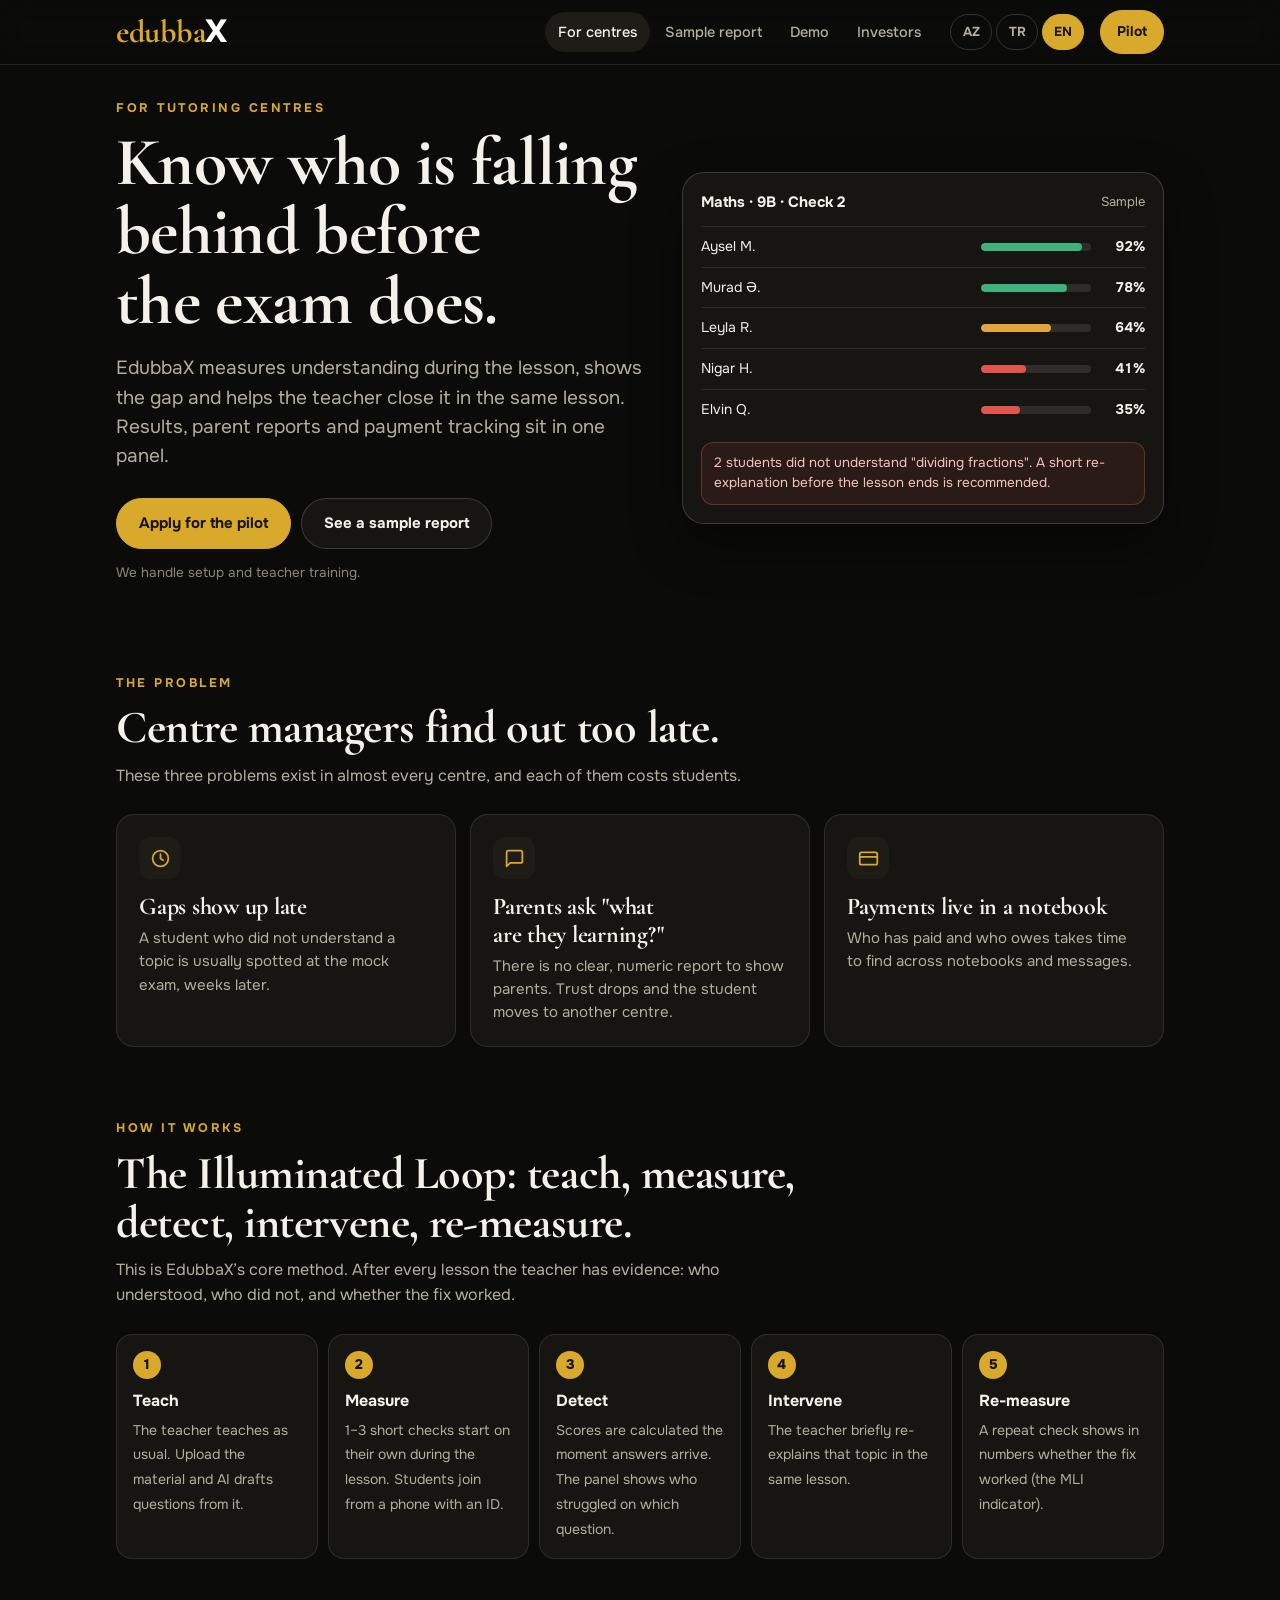
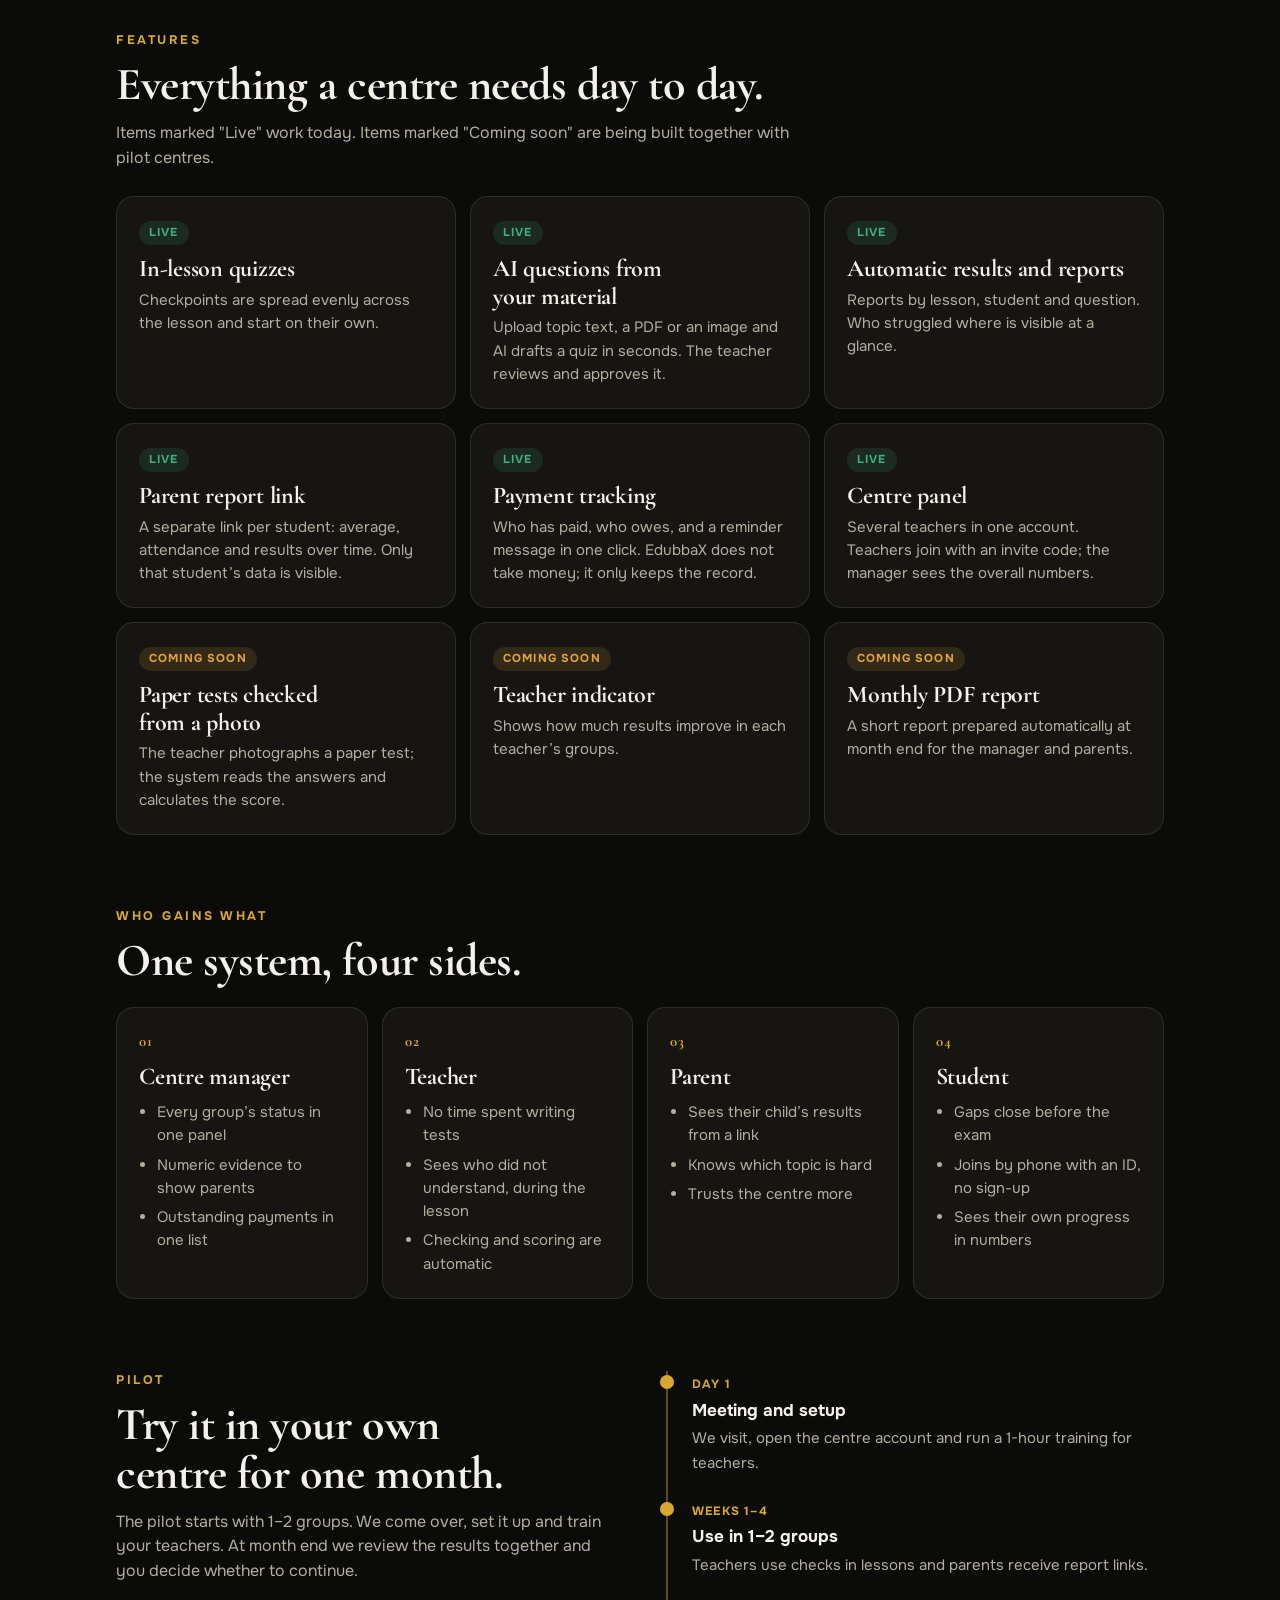
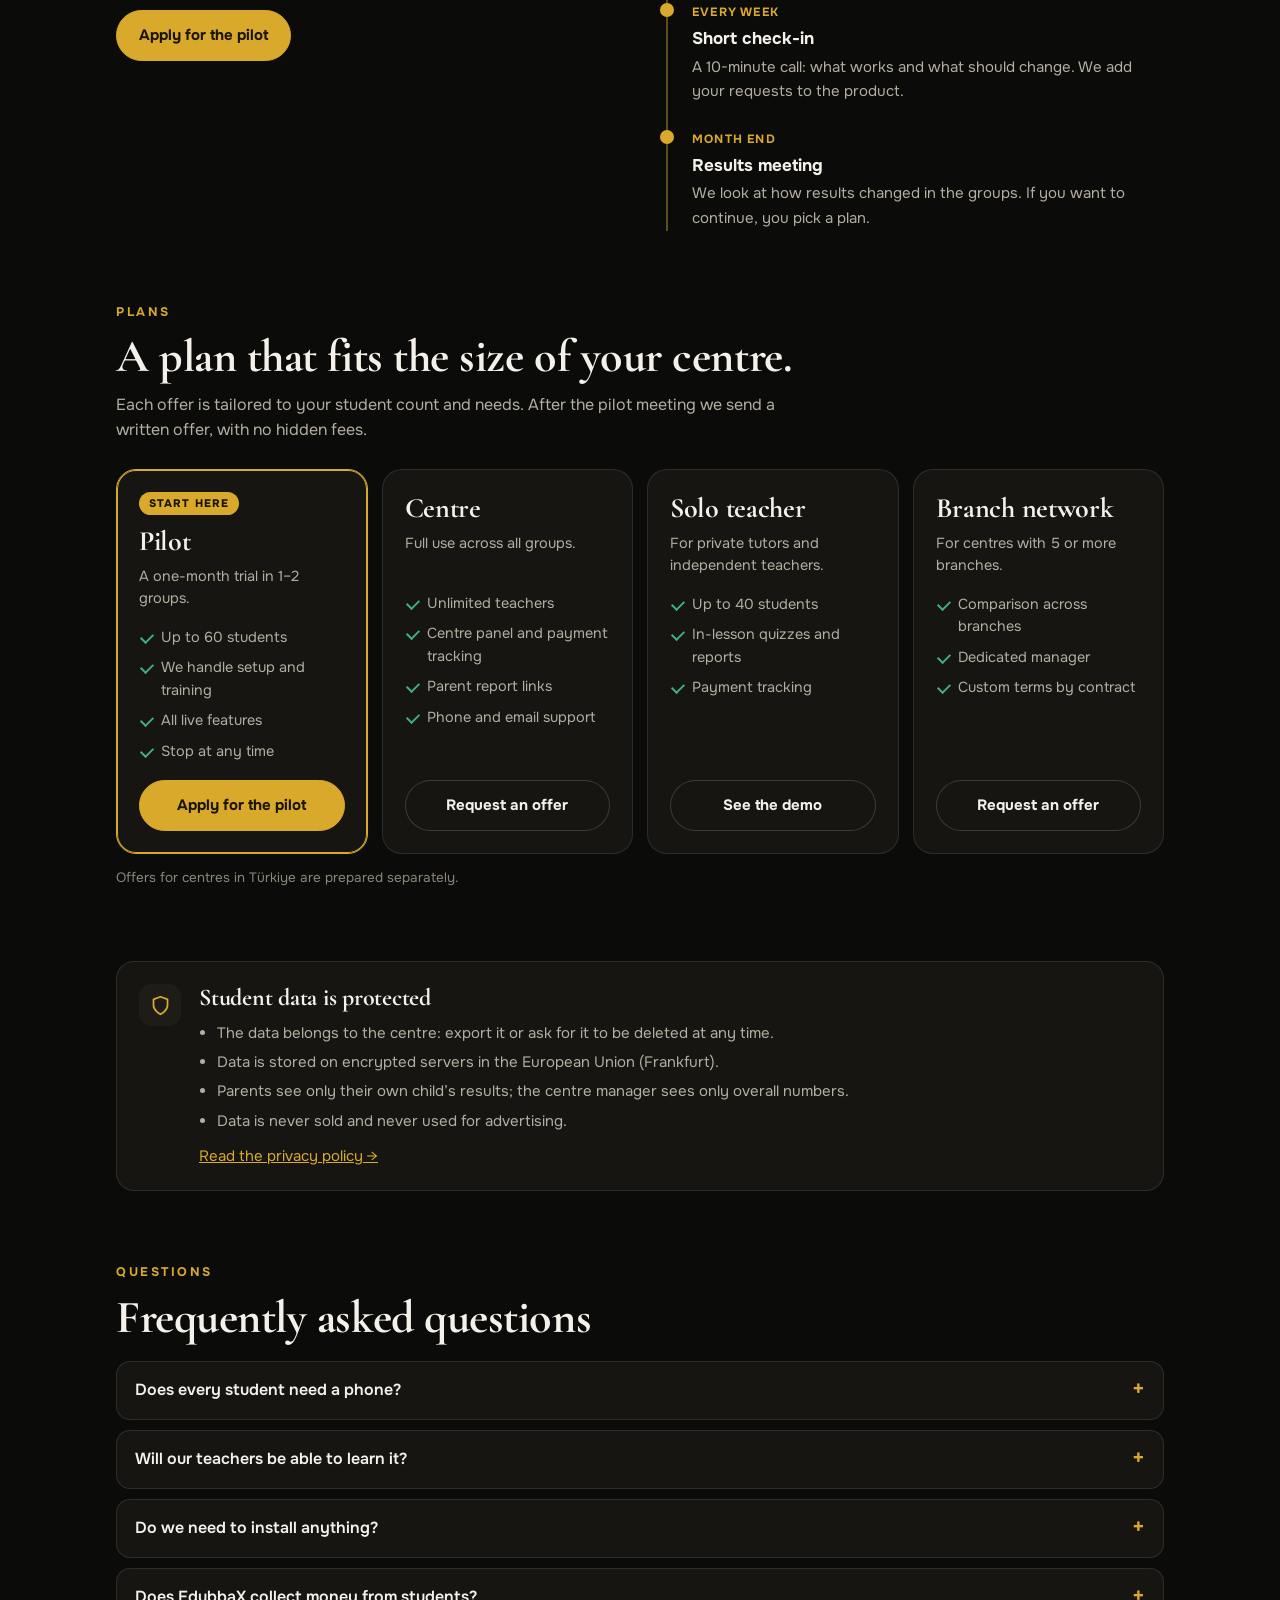
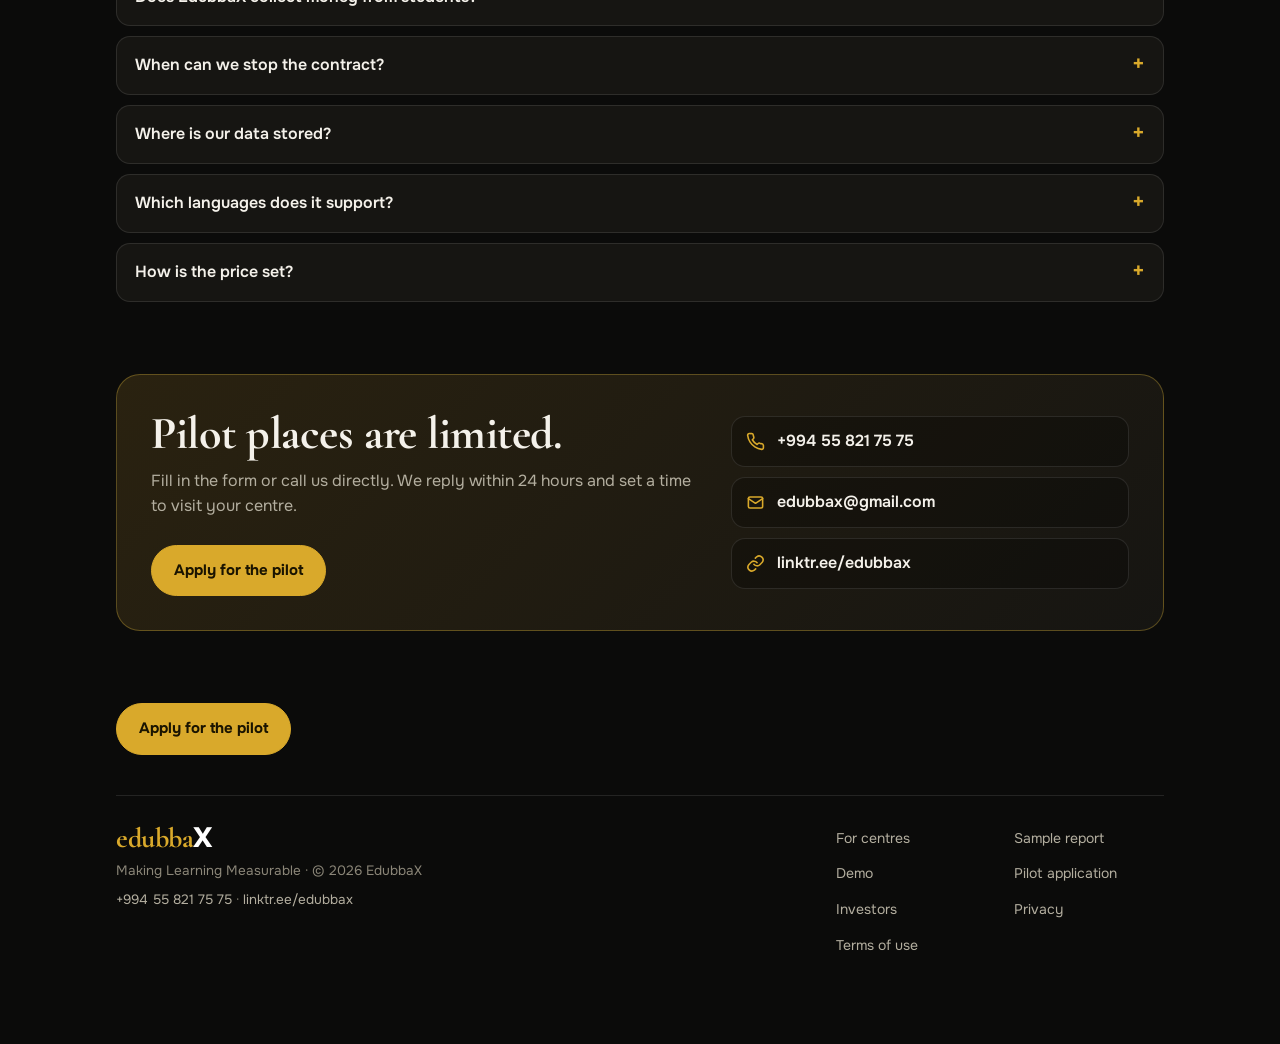
<file: courses.html>
<!DOCTYPE html><html lang="az"><head>
<meta charset="utf-8">
<meta name="viewport" content="width=device-width,initial-scale=1">
<!-- seo:start -->
<title>Tədris mərkəzləri üçün EdubbaX | Dərs içi qiymətləndirmə və hesabat</title>
<meta name="description" content="Kursunuzda kimin geri qaldığını imtahandan əvvəl bilin. Dərs içi yoxlama, AI ilə test, valideyn hesabatı və ödəniş uçotu bir paneldə. 1 aylıq pilot üçün müraciət edin.">
<meta name="robots" content="index,follow,max-image-preview:large">
<link rel="canonical" href="https://edubbax.vercel.app/courses">
<link rel="alternate" hreflang="az" href="https://edubbax.vercel.app/courses">
<link rel="alternate" hreflang="tr" href="https://edubbax.vercel.app/courses?lang=tr">
<link rel="alternate" hreflang="en" href="https://edubbax.vercel.app/courses?lang=en">
<link rel="alternate" hreflang="x-default" href="https://edubbax.vercel.app/courses">
<meta name="theme-color" content="#0D0C0A">
<meta name="author" content="EdubbaX">
<link rel="icon" href="/favicon.ico" sizes="32x32">
<link rel="icon" href="/assets/favicon.svg" type="image/svg+xml">
<link rel="apple-touch-icon" href="/assets/apple-touch-icon.png">
<link rel="manifest" href="/site.webmanifest">
<meta property="og:type" content="website">
<meta property="og:site_name" content="EdubbaX">
<meta property="og:title" content="Tədris mərkəzləri üçün EdubbaX | Dərs içi qiymətləndirmə və hesabat">
<meta property="og:description" content="Kursunuzda kimin geri qaldığını imtahandan əvvəl bilin. Dərs içi yoxlama, AI ilə test, valideyn hesabatı və ödəniş uçotu bir paneldə. 1 aylıq pilot üçün müraciət edin.">
<meta property="og:url" content="https://edubbax.vercel.app/courses">
<meta property="og:image" content="https://edubbax.vercel.app/assets/og-image.png">
<meta property="og:image:width" content="1200">
<meta property="og:image:height" content="630">
<meta property="og:image:alt" content="EdubbaX — Making Learning Measurable">
<meta property="og:locale" content="az_AZ">
<meta property="og:locale:alternate" content="tr_TR">
<meta property="og:locale:alternate" content="en_US">
<meta name="twitter:card" content="summary_large_image">
<meta name="twitter:title" content="Tədris mərkəzləri üçün EdubbaX | Dərs içi qiymətləndirmə və hesabat">
<meta name="twitter:description" content="Kursunuzda kimin geri qaldığını imtahandan əvvəl bilin. Dərs içi yoxlama, AI ilə test, valideyn hesabatı və ödəniş uçotu bir paneldə. 1 aylıq pilot üçün müraciət edin.">
<meta name="twitter:image" content="https://edubbax.vercel.app/assets/og-image.png">
<script type="application/ld+json">{"@context": "https://schema.org", "@graph": [{"@type": "Organization", "@id": "https://edubbax.vercel.app/#org", "name": "EdubbaX", "url": "https://edubbax.vercel.app/", "logo": "https://edubbax.vercel.app/assets/icon-512.png", "slogan": "Making Learning Measurable", "founder": {"@type": "Person", "name": "Ömər Heydər", "alternateName": "Omar Heydar", "jobTitle": "Founder & CEO", "sameAs": ["https://www.linkedin.com/in/omarheydar"]}, "sameAs": ["https://www.instagram.com/edubbax/", "https://www.instagram.com/edubbax.az/", "https://www.instagram.com/edubbax.tr/", "https://youtube.com/@edubbax", "https://linktr.ee/edubbax"], "contactPoint": {"@type": "ContactPoint", "contactType": "sales", "telephone": "+994558217575", "url": "https://edubbax.vercel.app/waitlist", "availableLanguage": ["az", "tr", "en", "ru"]}, "areaServed": ["AZ", "TR"]}, {"@type": "BreadcrumbList", "itemListElement": [{"@type": "ListItem", "position": 1, "name": "EdubbaX", "item": "https://edubbax.vercel.app/"}, {"@type": "ListItem", "position": 2, "name": "Kurslar üçün", "item": "https://edubbax.vercel.app/courses"}]}, {"@type": "Service", "name": "EdubbaX for tutoring centres", "serviceType": "In-lesson assessment and reporting software", "provider": {"@id": "https://edubbax.vercel.app/#org"}, "areaServed": ["AZ", "TR"], "url": "https://edubbax.vercel.app/courses"}, {"@type": "FAQPage", "mainEntity": [{"@type": "Question", "name": "Hər şagirdin telefonu olmalıdırmı?", "acceptedAnswer": {"@type": "Answer", "text": "Yox. Telefonu, planşeti və ya kompüteri olan şagird qoşulur. Cihazı olmayan şagirdlər üçün kağız test variantı hazırlanır (şəkillə yoxlama tezliklə)."}}, {"@type": "Question", "name": "Müəllimlərimiz bunu öyrənə biləcəkmi?", "acceptedAnswer": {"@type": "Answer", "text": "Bəli. Təlim 1 saat çəkir. Müəllim adi dərsini keçir, EdubbaX yalnız yoxlama və hesablama işini öz üzərinə götürür."}}, {"@type": "Question", "name": "Proqram yükləmək lazımdırmı?", "acceptedAnswer": {"@type": "Answer", "text": "Yox. EdubbaX brauzerdə işləyir: telefonda, planşetdə və kompüterdə. Yalnız internet bağlantısı lazımdır."}}, {"@type": "Question", "name": "EdubbaX şagirdlərdən pul yığır?", "acceptedAnswer": {"@type": "Answer", "text": "Yox. Ödəniş bölməsi yalnız uçot üçündür: kim ödəyib, kimin borcu var. Pulu kurs əvvəlki qaydada qəbul edir."}}, {"@type": "Question", "name": "Müqaviləni nə vaxt dayandıra bilərik?", "acceptedAnswer": {"@type": "Answer", "text": "İstənilən ay. 30 gün əvvəl yazılı xəbər vermək kifayətdir. Pilot dövründə isə istənilən gün dayandırmaq olar."}}, {"@type": "Question", "name": "Məlumatlarımız harada saxlanılır?", "acceptedAnswer": {"@type": "Answer", "text": "Avropa İttifaqında, Frankfurtdakı şifrəli serverlərdə. Ətraflı məlumat məxfilik siyasətindədir."}}, {"@type": "Question", "name": "Hansı dillərdə işləyir?", "acceptedAnswer": {"@type": "Answer", "text": "İnterfeys Azərbaycan, türk, rus, ingilis, ərəb və çin dillərindədir. Testlər istənilən fənn və dildə hazırlana bilər."}}, {"@type": "Question", "name": "Qiymət necə müəyyən olunur?", "acceptedAnswer": {"@type": "Answer", "text": "Kursun aktiv şagird sayına və istifadə etdiyi funksiyalara görə. Pilot görüşündən sonra yazılı təklif göndəririk. Ödəniş yalnız aktiv şagirdlər üçün aparılır."}}]}, {"@type": "WebPage", "@id": "https://edubbax.vercel.app/courses", "url": "https://edubbax.vercel.app/courses", "name": "Tədris mərkəzləri üçün EdubbaX | Dərs içi qiymətləndirmə və hesabat", "description": "Kursunuzda kimin geri qaldığını imtahandan əvvəl bilin. Dərs içi yoxlama, AI ilə test, valideyn hesabatı və ödəniş uçotu bir paneldə. 1 aylıq pilot üçün müraciət edin.", "inLanguage": "az", "isPartOf": {"@type": "WebSite", "@id": "https://edubbax.vercel.app/#site", "name": "EdubbaX", "url": "https://edubbax.vercel.app/"}, "dateModified": "2026-11-15"}]}</script>
<!-- seo:end -->
<link rel="preconnect" href="https://fonts.googleapis.com">
<link rel="preconnect" href="https://fonts.gstatic.com" crossorigin="">
<link rel="stylesheet" href="https://fonts.googleapis.com/css2?family=Cormorant+Garamond:wght@600;700&amp;family=Onest:wght@400;500;600;700;800&amp;display=swap" media="print" onload="this.media='all'">
<link rel="stylesheet" href="/assets/site.css">
</head>
<body data-page="courses" class="has-mcta">
<!-- hdr:start -->
<a class="skip" href="#main" data-t="skip">Əsas məzmuna keç</a>
<header class="hdr"><div class="hdr-in">
  <a class="logo" data-l="/" href="/" aria-label="EdubbaX">edubba<b>X</b></a>
  <nav class="nav" data-ta="navLabel" aria-label="Əsas menyu"><a class="nav-a" data-page-link="courses" data-l="/courses" href="/courses" data-t="nCourses" aria-current="page">Kurslar üçün</a><a class="nav-a" data-page-link="sample" data-l="/sample-report" href="/sample-report" data-t="nSample">Nümunə hesabat</a><a class="nav-a" data-page-link="demo" data-l="/" href="/" data-t="nDemo">Demo</a><a class="nav-a" data-page-link="investors" data-l="/investors" href="/investors" data-t="nInv">İnvestorlar</a></nav>
  <div class="lang" role="group" aria-label="Language / Dil"><button type="button" data-l="az" lang="az" aria-pressed="true">AZ</button><button type="button" data-l="tr" lang="tr" aria-pressed="false">TR</button><button type="button" data-l="en" lang="en" aria-pressed="false">EN</button></div>
  <a class="btn gold hide-m" data-l="/waitlist" href="/waitlist" data-t="ctaShort">Pilot</a>
  <button class="burger" type="button" aria-expanded="false" aria-controls="mnav" data-ta="menu" aria-label="Menyu"><svg viewBox="0 0 24 24" fill="none" stroke="currentColor" stroke-width="2" stroke-linecap="round" aria-hidden="true"><path d="M4 7h16M4 12h16M4 17h16"></path></svg></button>
</div></header>
<div class="mnav" id="mnav"><a class="nav-a" data-page-link="courses" data-l="/courses" href="/courses" data-t="nCourses" aria-current="page">Kurslar üçün</a><a class="nav-a" data-page-link="sample" data-l="/sample-report" href="/sample-report" data-t="nSample">Nümunə hesabat</a><a class="nav-a" data-page-link="demo" data-l="/" href="/" data-t="nDemo">Demo</a><a class="nav-a" data-page-link="investors" data-l="/investors" href="/investors" data-t="nInv">İnvestorlar</a><div class="lang" role="group" aria-label="Language / Dil"><button type="button" data-l="az" lang="az" aria-pressed="true">AZ</button><button type="button" data-l="tr" lang="tr" aria-pressed="false">TR</button><button type="button" data-l="en" lang="en" aria-pressed="false">EN</button></div><a class="btn gold" data-l="/waitlist" href="/waitlist" data-t="ctaPilot">Pilot üçün müraciət et</a></div>
<!-- hdr:end -->
<main id="main" class="wrap">

  <div class="hero">
    <div>
      <p class="eyebrow" data-t="hEb">Tədris mərkəzləri üçün</p>
      <h1 data-t="hH">Kimin geri qaldığını imtahandan əvvəl bilin.</h1>
      <p class="lead" data-t="hP">EdubbaX dərsin içində anlamanı ölçür, boşluğu göstərir və müəllimə onu elə həmin dərsdə bağlamağa kömək edir. Nəticələr, valideyn hesabatı və ödəniş uçotu bir paneldədir.</p>
      <div class="cta" data-mcta-hide="">
        <a class="btn gold" data-l="/waitlist" href="/waitlist" data-t="ctaPilot">Pilot üçün müraciət et</a>
        <a class="btn" data-l="/sample-report" href="/sample-report" data-t="ctaSample">Nümunə hesabata bax</a>
      </div>
      <p class="note" data-t="hNote">Quraşdırmanı və müəllim təlimini biz edirik.</p>
      <p class="proof" id="proof" hidden=""></p>
    </div>
    <div class="mock" aria-hidden="true">
      <div class="mh"><b data-t="mTitle">Riyaziyyat · 9B · 2-ci yoxlama</b><span data-t="mTag">Nümunə</span></div>
      <div class="mrow"><span>Aysel M.</span><span class="bar"><i style="width:92%;background:var(--ok)"></i></span><b>92%</b></div>
      <div class="mrow"><span>Murad Ə.</span><span class="bar"><i style="width:78%;background:var(--ok)"></i></span><b>78%</b></div>
      <div class="mrow"><span>Leyla R.</span><span class="bar"><i style="width:64%;background:var(--warn)"></i></span><b>64%</b></div>
      <div class="mrow"><span>Nigar H.</span><span class="bar"><i style="width:41%;background:var(--bad)"></i></span><b>41%</b></div>
      <div class="mrow"><span>Elvin Q.</span><span class="bar"><i style="width:35%;background:var(--bad)"></i></span><b>35%</b></div>
      <div class="alert" data-t="mAlert">2 şagird "kəsrlərin bölünməsi" mövzusunu başa düşməyib. Dərs bitmədən qısa təkrar izah tövsiyə olunur.</div>
    </div>
  </div>

  <section id="problem">
    <p class="eyebrow" data-t="pEb">Problem</p>
    <h2 data-t="pH">Kurs rəhbəri çox şeyi gec öyrənir.</h2>
    <p class="sub" data-t="pSub">Bu üç problem demək olar ki, hər kursda var və hamısı şagird itkisinə gətirib çıxarır.</p>
    <div class="g3">
      <div class="card"><span class="ic"><svg viewBox="0 0 24 24" fill="none" stroke="currentColor" stroke-width="2" stroke-linecap="round" stroke-linejoin="round"><circle cx="12" cy="12" r="9"></circle><path d="M12 7v5l3 2"></path></svg></span><h3 data-t="p1h">Boşluq gec görünür</h3><p data-t="p1p">Şagirdin mövzunu başa düşmədiyi çox vaxt sınaq imtahanında, yəni həftələr sonra bilinir.</p></div>
      <div class="card"><span class="ic"><svg viewBox="0 0 24 24" fill="none" stroke="currentColor" stroke-width="2" stroke-linecap="round" stroke-linejoin="round"><path d="M21 15a2 2 0 0 1-2 2H7l-4 4V5a2 2 0 0 1 2-2h14a2 2 0 0 1 2 2z"></path></svg></span><h3 data-t="p2h">Valideyn "nə öyrənir?" soruşur</h3><p data-t="p2p">Valideynə göstəriləcək aydın, rəqəmli hesabat yoxdur. Etimad azalır, şagird kursu dəyişir.</p></div>
      <div class="card"><span class="ic"><svg viewBox="0 0 24 24" fill="none" stroke="currentColor" stroke-width="2" stroke-linecap="round" stroke-linejoin="round"><rect x="2" y="5" width="20" height="14" rx="2"></rect><path d="M2 10h20"></path></svg></span><h3 data-t="p3h">Ödənişlər dəftərdə qalır</h3><p data-t="p3p">Kim ödəyib, kimin borcu var, bunu dəftər və mesajlar arasında axtarmaq vaxt aparır.</p></div>
    </div>
  </section>

  <section id="how">
    <p class="eyebrow" data-t="lEb">Necə işləyir</p>
    <h2 data-t="lH">İşıqlı Döngü: öyrət, ölç, aşkarla, müdaxilə et, yenidən ölç.</h2>
    <p class="sub" data-t="lSub">EdubbaX-ın əsas metodu budur. Hər dərsdə müəllimin əlində sübut olur: kim başa düşdü, kim yox və düzəliş işə yaradımı.</p>
    <div class="steps">
      <div class="step"><b data-t="l1b">Öyrət</b><span data-t="l1s">Müəllim dərsi adi qaydada keçir. Materialı yükləyəndə AI ondan suallar hazırlayır.</span></div>
      <div class="step"><b data-t="l2b">Ölç</b><span data-t="l2s">Dərsin içində 1–3 qısa yoxlama avtomatik başlayır. Şagird telefondan ID ilə qoşulur.</span></div>
      <div class="step"><b data-t="l3b">Aşkarla</b><span data-t="l3s">Cavab gələn an nəticə hesablanır. Panel hansı sualda, kimin çətinlik çəkdiyini göstərir.</span></div>
      <div class="step"><b data-t="l4b">Müdaxilə et</b><span data-t="l4s">Müəllim həmin mövzunu elə həmin dərsdə qısa təkrar izah edir.</span></div>
      <div class="step"><b data-t="l5b">Yenidən ölç</b><span data-t="l5s">Təkrar yoxlama düzəlişin işə yarayıb-yaramadığını rəqəmlə göstərir (MLI göstəricisi).</span></div>
    </div>
  </section>

  <section id="features">
    <p class="eyebrow" data-t="fEb">Funksiyalar</p>
    <h2 data-t="fH">Kursun gündəlik işi üçün lazım olan hər şey.</h2>
    <p class="sub" data-t="fSub">"Hazırdır" işarəsi olanlar bu gün işləyir. "Tezliklə" olanlar pilot kurslarla birlikdə hazırlanır.</p>
    <div class="g3">
      <div class="card"><span class="tag live" data-t="live">Hazırdır</span><h3 data-t="f1h">Dərs içi testlər</h3><p data-t="f1p">Yoxlama nöqtələri dərs müddətinə bərabər paylanır və öz-özünə başlayır.</p></div>
      <div class="card"><span class="tag live" data-t="live">Hazırdır</span><h3 data-t="f2h">Materialdan AI sualları</h3><p data-t="f2p">Mövzu mətnini, PDF-i və ya şəkli yükləyin, AI bir neçə saniyəyə test hazırlasın. Müəllim yoxlayıb təsdiq edir.</p></div>
      <div class="card"><span class="tag live" data-t="live">Hazırdır</span><h3 data-t="f3h">Avtomatik nəticə və hesabat</h3><p data-t="f3p">Dərs, şagird və sual üzrə hesabatlar. Kimin harada çətinlik çəkdiyi bir baxışda görünür.</p></div>
      <div class="card"><span class="tag live" data-t="live">Hazırdır</span><h3 data-t="f4h">Valideyn hesabatı linki</h3><p data-t="f4p">Hər şagird üçün ayrıca link: orta nəticə, davamiyyət, nəticələrin gedişi. Yalnız həmin şagirdin məlumatı görünür.</p></div>
      <div class="card"><span class="tag live" data-t="live">Hazırdır</span><h3 data-t="f5h">Ödəniş uçotu</h3><p data-t="f5p">Kim ödəyib, kimin borcu var, xatırlatma mətni bir düymə ilə hazırdır. EdubbaX pul qəbul etmir, yalnız qeyd aparır.</p></div>
      <div class="card"><span class="tag live" data-t="live">Hazırdır</span><h3 data-t="f6h">Mərkəz paneli</h3><p data-t="f6p">Bir neçə müəllim bir hesabda. Müəllimlər dəvət kodu ilə qoşulur, rəhbər ümumi rəqəmləri görür.</p></div>
      <div class="card"><span class="tag soon" data-t="soon">Tezliklə</span><h3 data-t="f7h">Kağız testin şəkillə yoxlanması</h3><p data-t="f7p">Müəllim kağız testin şəklini çəkir, sistem cavabları oxuyub balı hesablayır.</p></div>
      <div class="card"><span class="tag soon" data-t="soon">Tezliklə</span><h3 data-t="f8h">Müəllim reytinqi</h3><p data-t="f8p">Hər müəllimin qruplarında nəticələrin nə qədər yaxşılaşdığını göstərən göstərici.</p></div>
      <div class="card"><span class="tag soon" data-t="soon">Tezliklə</span><h3 data-t="f9h">Aylıq PDF hesabat</h3><p data-t="f9p">Ay sonu kurs rəhbəri və valideynlər üçün avtomatik hazırlanan qısa hesabat.</p></div>
    </div>
  </section>

  <section id="who">
    <p class="eyebrow" data-t="wEb">Kim nə qazanır</p>
    <h2 data-t="wH">Bir sistem, dörd tərəf.</h2>
    <div class="g4" style="margin-top:22px">
      <div class="card"><span class="num" data-t="w1n">01</span><h3 data-t="w1h">Kurs rəhbəri</h3><ul><li data-t="w1a">Bütün qrupların vəziyyəti bir paneldə</li><li data-t="w1b">Valideynə göstəriləcək rəqəmli sübut</li><li data-t="w1c">Ödəniş borcları bir siyahıda</li></ul></div>
      <div class="card"><span class="num" data-t="w2n">02</span><h3 data-t="w2h">Müəllim</h3><ul><li data-t="w2a">Test hazırlamağa vaxt getmir</li><li data-t="w2b">Kimin başa düşmədiyini dərsdə görür</li><li data-t="w2c">Yoxlama və hesablama avtomatikdir</li></ul></div>
      <div class="card"><span class="num" data-t="w3n">03</span><h3 data-t="w3h">Valideyn</h3><ul><li data-t="w3a">Övladının nəticəsini linkdən görür</li><li data-t="w3b">Hansı mövzuda çətinlik çəkdiyini bilir</li><li data-t="w3c">Kursa etimadı artır</li></ul></div>
      <div class="card"><span class="num" data-t="w4n">04</span><h3 data-t="w4h">Şagird</h3><ul><li data-t="w4a">Boşluq imtahandan əvvəl bağlanır</li><li data-t="w4b">Telefonla ID ilə qoşulur, qeydiyyat lazım deyil</li><li data-t="w4c">Öz inkişafını rəqəmlə görür</li></ul></div>
    </div>
  </section>

  <section id="pilot">
    <div class="g2" style="align-items:start;gap:36px">
      <div>
        <p class="eyebrow" data-t="tEb">Pilot</p>
        <h2 data-t="tH">Bir ay ərzində öz kursunuzda sınayın.</h2>
        <p class="sub" data-t="tSub">Pilot 1–2 qrupla başlayır. Biz gəlirik, quraşdırırıq və müəllimlərə öyrədirik. Ay sonu nəticələrə birlikdə baxırıq və davam edib-etməməyə siz qərar verirsiniz.</p>
        <a class="btn gold" data-l="/waitlist" href="/waitlist" data-t="ctaPilot">Pilot üçün müraciət et</a>
      </div>
      <div class="tl">
        <div><small data-t="t1s">1-ci gün</small><b data-t="t1b">Tanışlıq və quraşdırma</b><span data-t="t1p">Kursa gəlirik, mərkəz hesabını açırıq, müəllimlərə 1 saatlıq təlim keçirik.</span></div>
        <div><small data-t="t2s">1–4-cü həftə</small><b data-t="t2b">1–2 qrupda istifadə</b><span data-t="t2p">Müəllimlər dərslərdə yoxlamalardan istifadə edir, valideynlərə hesabat linki göndərilir.</span></div>
        <div><small data-t="t3s">Hər həftə</small><b data-t="t3b">Qısa əlaqə</b><span data-t="t3p">10 dəqiqəlik zəng: nə işləyir, nə dəyişməlidir. İstəklərinizi sistemə əlavə edirik.</span></div>
        <div style="padding-bottom:0"><small data-t="t4s">Ay sonu</small><b data-t="t4b">Nəticə görüşü</b><span data-t="t4p">Qruplarda nəticələrin necə dəyişdiyinə baxırıq. Davam etmək istəsəniz, plan seçirsiniz.</span></div>
      </div>
    </div>
  </section>

  <section id="plans">
    <p class="eyebrow" data-t="prEb">Planlar</p>
    <h2 data-t="prH">Kursunuzun ölçüsünə uyğun plan.</h2>
    <p class="sub" data-t="prSub">Təklif şagird sayına və ehtiyaclarınıza görə fərdi hazırlanır. Pilot görüşündən sonra yazılı təklif göndəririk, gizli ödəniş olmur.</p>
    <div class="plans">
      <div class="plan hl"><span class="badge" data-t="pl1badge">Buradan başlayın</span><h3 class="pn" data-t="pl1n">Pilot</h3><p class="pd" data-t="pl1u">Bir ay ərzində 1–2 qrupda sınaq.</p>
        <ul><li data-t="pl1a">60 şagirdə qədər</li><li data-t="pl1b">Quraşdırma və təlim bizdən</li><li data-t="pl1c">Bütün hazır funksiyalar</li><li data-t="pl1d">İstənilən vaxt dayandırmaq olar</li></ul>
        <a class="btn gold" data-l="/waitlist" href="/waitlist" data-t="ctaPilot">Pilot üçün müraciət et</a></div>
      <div class="plan"><h3 class="pn" data-t="pl2n">Kurs</h3><p class="pd" data-t="pl2u">Bütün qruplar üçün tam istifadə.</p>
        <ul><li data-t="pl2a">Limitsiz müəllim</li><li data-t="pl2b">Mərkəz paneli və ödəniş uçotu</li><li data-t="pl2c">Valideyn hesabatı linkləri</li><li data-t="pl2d">Telefon və e-poçtla dəstək</li></ul>
        <a class="btn" href="mailto:edubbax@gmail.com?subject=EdubbaX%20-%20T%C9%99klif" data-t="ctaOffer">Təklif istə</a></div>
      <div class="plan"><h3 class="pn" data-t="pl3n">Fərdi müəllim</h3><p class="pd" data-t="pl3u">Repetitorlar və müstəqil müəllimlər üçün.</p>
        <ul><li data-t="pl3a">40 şagirdə qədər</li><li data-t="pl3b">Dərs içi testlər və hesabatlar</li><li data-t="pl3c">Ödəniş uçotu</li></ul>
        <a class="btn" data-l="/" href="/" data-t="ctaTry">Demoya bax</a></div>
      <div class="plan"><h3 class="pn" data-t="pl4n">Filial şəbəkəsi</h3><p class="pd" data-t="pl4u">5 və daha çox filialı olan kurslar üçün.</p>
        <ul><li data-t="pl4a">Filiallar arası müqayisə</li><li data-t="pl4b">Ayrıca menecer</li><li data-t="pl4c">Müqavilə ilə xüsusi şərtlər</li></ul>
        <a class="btn" href="mailto:edubbax@gmail.com?subject=EdubbaX%20-%20Filial%20%C5%9F%C9%99b%C9%99k%C9%99si" data-t="ctaOffer">Təklif istə</a></div>
    </div>
    <p class="note" data-t="prNote">Türkiyədəki kurslar üçün təklif ayrıca hazırlanır.</p>
  </section>

  <section id="data">
    <div class="card" style="display:grid;grid-template-columns:auto 1fr;gap:18px;align-items:start">
      <span class="ic" style="margin:0"><svg viewBox="0 0 24 24" fill="none" stroke="currentColor" stroke-width="2" stroke-linecap="round" stroke-linejoin="round"><path d="M12 22s8-4 8-10V5l-8-3-8 3v7c0 6 8 10 8 10z"></path></svg></span>
      <div>
        <h3 data-t="dH">Şagird məlumatları qorunur</h3>
        <ul><li data-t="d1">Məlumatlar kursa məxsusdur: istənilən vaxt ixrac edə və ya silinməsini tələb edə bilərsiniz.</li><li data-t="d2">Məlumatlar Avropa İttifaqında (Frankfurt) yerləşən şifrəli serverlərdə saxlanılır.</li><li data-t="d3">Valideyn yalnız öz övladının nəticəsini görür, mərkəz rəhbəri yalnız ümumi rəqəmləri.</li><li data-t="d4">Məlumatlar heç kimə satılmır və reklam üçün istifadə edilmir.</li></ul>
        <p style="margin-top:12px"><a data-l="/privacy" href="/privacy" style="color:var(--gold)" data-t="dLink">Məxfilik siyasətini oxuyun →</a></p>
      </div>
    </div>
  </section>

  <section id="faq">
    <p class="eyebrow" data-t="qEb">Suallar</p>
    <h2 data-t="qH" style="margin-bottom:20px">Tez-tez verilən suallar</h2>
    <details><summary data-t="q1">Hər şagirdin telefonu olmalıdırmı?</summary><p data-t="a1">Yox. Telefonu, planşeti və ya kompüteri olan şagird qoşulur. Cihazı olmayan şagirdlər üçün kağız test variantı hazırlanır (şəkillə yoxlama tezliklə).</p></details>
    <details><summary data-t="q2">Müəllimlərimiz bunu öyrənə biləcəkmi?</summary><p data-t="a2">Bəli. Təlim 1 saat çəkir. Müəllim adi dərsini keçir, EdubbaX yalnız yoxlama və hesablama işini öz üzərinə götürür.</p></details>
    <details><summary data-t="q3">Proqram yükləmək lazımdırmı?</summary><p data-t="a3">Yox. EdubbaX brauzerdə işləyir: telefonda, planşetdə və kompüterdə. Yalnız internet bağlantısı lazımdır.</p></details>
    <details><summary data-t="q4">EdubbaX şagirdlərdən pul yığır?</summary><p data-t="a4">Yox. Ödəniş bölməsi yalnız uçot üçündür: kim ödəyib, kimin borcu var. Pulu kurs əvvəlki qaydada qəbul edir.</p></details>
    <details><summary data-t="q5">Müqaviləni nə vaxt dayandıra bilərik?</summary><p data-t="a5">İstənilən ay. 30 gün əvvəl yazılı xəbər vermək kifayətdir. Pilot dövründə isə istənilən gün dayandırmaq olar.</p></details>
    <details><summary data-t="q6">Məlumatlarımız harada saxlanılır?</summary><p data-t="a6">Avropa İttifaqında, Frankfurtdakı şifrəli serverlərdə. Ətraflı məlumat məxfilik siyasətindədir.</p></details>
    <details><summary data-t="q7">Hansı dillərdə işləyir?</summary><p data-t="a7">İnterfeys Azərbaycan, türk, rus, ingilis, ərəb və çin dillərindədir. Testlər istənilən fənn və dildə hazırlana bilər.</p></details>
    <details><summary data-t="q8">Qiymət necə müəyyən olunur?</summary><p data-t="a8">Kursun aktiv şagird sayına və istifadə etdiyi funksiyalara görə. Pilot görüşündən sonra yazılı təklif göndəririk. Ödəniş yalnız aktiv şagirdlər üçün aparılır.</p></details>
  </section>

  <section class="final" data-mcta-hide="">
    <div>
      <h2 data-t="zH">Pilot kurslar üçün yer məhduddur.</h2>
      <p data-t="zP">Formu doldurun və ya birbaşa zəng edin. 24 saat ərzində əlaqə saxlayırıq və kursunuza gəlmək üçün vaxt təyin edirik.</p>
      <div class="cta"><a class="btn gold" data-l="/waitlist" href="/waitlist" data-t="ctaPilot">Pilot üçün müraciət et</a></div>
    </div>
    <div class="contacts">
      <a href="tel:+994558217575"><svg viewBox="0 0 24 24" fill="none" stroke="currentColor" stroke-width="2" stroke-linecap="round" stroke-linejoin="round"><path d="M22 16.9v3a2 2 0 0 1-2.2 2 19.8 19.8 0 0 1-8.6-3.1 19.5 19.5 0 0 1-6-6A19.8 19.8 0 0 1 2.1 4.2 2 2 0 0 1 4.1 2h3a2 2 0 0 1 2 1.7c.1.9.4 1.8.7 2.7a2 2 0 0 1-.5 2.1L8 9.8a16 16 0 0 0 6 6l1.3-1.3a2 2 0 0 1 2.1-.4c.9.3 1.8.6 2.7.7a2 2 0 0 1 1.7 2z"></path></svg><span>+994 55 821 75 75</span></a>
      <a href="mailto:edubbax@gmail.com?subject=EdubbaX%20-%20Pilot"><svg viewBox="0 0 24 24" fill="none" stroke="currentColor" stroke-width="2" stroke-linecap="round" stroke-linejoin="round"><rect x="3" y="5" width="18" height="14" rx="2"></rect><path d="m3 7 9 6 9-6"></path></svg><span>edubbax@gmail.com</span></a>
      <a href="https://linktr.ee/edubbax" target="_blank" rel="noopener"><svg viewBox="0 0 24 24" fill="none" stroke="currentColor" stroke-width="2" stroke-linecap="round" stroke-linejoin="round"><path d="M10 13a5 5 0 0 0 7.5.5l3-3a5 5 0 0 0-7-7l-1.7 1.7"></path><path d="M14 11a5 5 0 0 0-7.5-.5l-3 3a5 5 0 0 0 7 7l1.7-1.7"></path></svg><span>linktr.ee/edubbax</span></a>
    </div>
  </section>

  <a class="btn gold mcta hide" data-l="/waitlist" href="/waitlist" data-t="ctaPilot">Pilot üçün müraciət et</a>
</main>
<!-- ftr:start -->
<div class="wrap ftw"><footer class="foot">
  <div><a class="logo" data-l="/" href="/" aria-label="EdubbaX">edubba<b>X</b></a><p class="ftag">Making Learning Measurable · © 2026 EdubbaX</p><p class="ftag"><a href="tel:+994558217575">+994 55 821 75 75</a> · <a href="https://linktr.ee/edubbax" target="_blank" rel="noopener">linktr.ee/edubbax</a></p></div>
  <nav data-ta="footLabel" aria-label="Sayt xəritəsi"><a data-l="/courses" href="/courses" data-t="nCourses">Kurslar üçün</a><a data-l="/sample-report" href="/sample-report" data-t="nSample">Nümunə hesabat</a><a data-l="/" href="/" data-t="nDemo">Demo</a><a data-l="/waitlist" href="/waitlist" data-t="nWait">Pilot müraciəti</a><a data-l="/investors" href="/investors" data-t="nInv">İnvestorlar</a><a data-l="/privacy" href="/privacy" data-t="nPrivacy">Məxfilik</a><a data-l="/terms" href="/terms" data-t="nTerms">İstifadə şərtləri</a></nav>
</footer></div>
<!-- ftr:end -->
<script src="/config.js"></script>
<script src="/assets/i18n.js"></script>
<script>
const T={
az:{title:'Tədris mərkəzləri üçün EdubbaX | Dərs içi qiymətləndirmə və hesabat',desc:'Kursunuzda kimin geri qaldığını imtahandan əvvəl bilin. Dərs içi yoxlama, AI ilə test, valideyn hesabatı və ödəniş uçotu bir paneldə. 1 aylıq pilot üçün müraciət edin.',
hEb:'Tədris mərkəzləri üçün',hH:'Kimin geri qaldığını imtahandan əvvəl bilin.',
hP:'EdubbaX dərsin içində anlamanı ölçür, boşluğu göstərir və müəllimə onu elə həmin dərsdə bağlamağa kömək edir. Nəticələr, valideyn hesabatı və ödəniş uçotu bir paneldədir.',
ctaSample:'Nümunə hesabata bax',ctaTry:'Demoya bax',
hNote:'Quraşdırmanı və müəllim təlimini biz edirik.',
mTitle:'Riyaziyyat · 9B · 2-ci yoxlama',mTag:'Nümunə',mAlert:'2 şagird "kəsrlərin bölünməsi" mövzusunu başa düşməyib. Dərs bitmədən qısa təkrar izah tövsiyə olunur.',
pEb:'Problem',pH:'Kurs rəhbəri çox şeyi gec öyrənir.',pSub:'Bu üç problem demək olar ki, hər kursda var və hamısı şagird itkisinə gətirib çıxarır.',
p1h:'Boşluq gec görünür',p1p:'Şagirdin mövzunu başa düşmədiyi çox vaxt sınaq imtahanında, yəni həftələr sonra bilinir.',
p2h:'Valideyn "nə öyrənir?" soruşur',p2p:'Valideynə göstəriləcək aydın, rəqəmli hesabat yoxdur. Etimad azalır, şagird kursu dəyişir.',
p3h:'Ödənişlər dəftərdə qalır',p3p:'Kim ödəyib, kimin borcu var, bunu dəftər və mesajlar arasında axtarmaq vaxt aparır.',
lEb:'Necə işləyir',lH:'İşıqlı Döngü: öyrət, ölç, aşkarla, müdaxilə et, yenidən ölç.',lSub:'EdubbaX-ın əsas metodu budur. Hər dərsdə müəllimin əlində sübut olur: kim başa düşdü, kim yox və düzəliş işə yaradımı.',
l1b:'Öyrət',l1s:'Müəllim dərsi adi qaydada keçir. Materialı yükləyəndə AI ondan suallar hazırlayır.',
l2b:'Ölç',l2s:'Dərsin içində 1–3 qısa yoxlama avtomatik başlayır. Şagird telefondan ID ilə qoşulur.',
l3b:'Aşkarla',l3s:'Cavab gələn an nəticə hesablanır. Panel hansı sualda, kimin çətinlik çəkdiyini göstərir.',
l4b:'Müdaxilə et',l4s:'Müəllim həmin mövzunu elə həmin dərsdə qısa təkrar izah edir.',
l5b:'Yenidən ölç',l5s:'Təkrar yoxlama düzəlişin işə yarayıb-yaramadığını rəqəmlə göstərir (MLI göstəricisi).',
fEb:'Funksiyalar',fH:'Kursun gündəlik işi üçün lazım olan hər şey.',fSub:'"Hazırdır" işarəsi olanlar bu gün işləyir. "Tezliklə" olanlar pilot kurslarla birlikdə hazırlanır.',
live:'Hazırdır',soon:'Tezliklə',
f1h:'Dərs içi testlər',f1p:'Yoxlama nöqtələri dərs müddətinə bərabər paylanır və öz-özünə başlayır.',
f2h:'Materialdan AI sualları',f2p:'Mövzu mətnini, PDF-i və ya şəkli yükləyin, AI bir neçə saniyəyə test hazırlasın. Müəllim yoxlayıb təsdiq edir.',
f3h:'Avtomatik nəticə və hesabat',f3p:'Dərs, şagird və sual üzrə hesabatlar. Kimin harada çətinlik çəkdiyi bir baxışda görünür.',
f4h:'Valideyn hesabatı linki',f4p:'Hər şagird üçün ayrıca link: orta nəticə, davamiyyət, nəticələrin gedişi. Yalnız həmin şagirdin məlumatı görünür.',
f5h:'Ödəniş uçotu',f5p:'Kim ödəyib, kimin borcu var, xatırlatma mətni bir düymə ilə hazırdır. EdubbaX pul qəbul etmir, yalnız qeyd aparır.',
f6h:'Mərkəz paneli',f6p:'Bir neçə müəllim bir hesabda. Müəllimlər dəvət kodu ilə qoşulur, rəhbər ümumi rəqəmləri görür.',
f7h:'Kağız testin şəkillə yoxlanması',f7p:'Müəllim kağız testin şəklini çəkir, sistem cavabları oxuyub balı hesablayır.',
f8h:'Müəllim reytinqi',f8p:'Hər müəllimin qruplarında nəticələrin nə qədər yaxşılaşdığını göstərən göstərici.',
f9h:'Aylıq PDF hesabat',f9p:'Ay sonu kurs rəhbəri və valideynlər üçün avtomatik hazırlanan qısa hesabat.',
wEb:'Kim nə qazanır',wH:'Bir sistem, dörd tərəf.',
w1n:'01',w1h:'Kurs rəhbəri',w1a:'Bütün qrupların vəziyyəti bir paneldə',w1b:'Valideynə göstəriləcək rəqəmli sübut',w1c:'Ödəniş borcları bir siyahıda',
w2n:'02',w2h:'Müəllim',w2a:'Test hazırlamağa vaxt getmir',w2b:'Kimin başa düşmədiyini dərsdə görür',w2c:'Yoxlama və hesablama avtomatikdir',
w3n:'03',w3h:'Valideyn',w3a:'Övladının nəticəsini linkdən görür',w3b:'Hansı mövzuda çətinlik çəkdiyini bilir',w3c:'Kursa etimadı artır',
w4n:'04',w4h:'Şagird',w4a:'Boşluq imtahandan əvvəl bağlanır',w4b:'Telefonla ID ilə qoşulur, qeydiyyat lazım deyil',w4c:'Öz inkişafını rəqəmlə görür',
tEb:'Pilot',tH:'Bir ay ərzində öz kursunuzda sınayın.',tSub:'Pilot 1–2 qrupla başlayır. Biz gəlirik, quraşdırırıq və müəllimlərə öyrədirik. Ay sonu nəticələrə birlikdə baxırıq və davam edib-etməməyə siz qərar verirsiniz.',
t1s:'1-ci gün',t1b:'Tanışlıq və quraşdırma',t1p:'Kursa gəlirik, mərkəz hesabını açırıq, müəllimlərə 1 saatlıq təlim keçirik.',
t2s:'1–4-cü həftə',t2b:'1–2 qrupda istifadə',t2p:'Müəllimlər dərslərdə yoxlamalardan istifadə edir, valideynlərə hesabat linki göndərilir.',
t3s:'Hər həftə',t3b:'Qısa əlaqə',t3p:'10 dəqiqəlik zəng: nə işləyir, nə dəyişməlidir. İstəklərinizi sistemə əlavə edirik.',
t4s:'Ay sonu',t4b:'Nəticə görüşü',t4p:'Qruplarda nəticələrin necə dəyişdiyinə baxırıq. Davam etmək istəsəniz, plan seçirsiniz.',
prEb:'Planlar',prH:'Kursunuzun ölçüsünə uyğun plan.',prSub:'Təklif şagird sayına və ehtiyaclarınıza görə fərdi hazırlanır. Pilot görüşündən sonra yazılı təklif göndəririk, gizli ödəniş olmur.',
pl1badge:'Buradan başlayın',pl1n:'Pilot',pl1u:'Bir ay ərzində 1–2 qrupda sınaq.',pl1a:'60 şagirdə qədər',pl1b:'Quraşdırma və təlim bizdən',pl1c:'Bütün hazır funksiyalar',pl1d:'İstənilən vaxt dayandırmaq olar',
pl2n:'Kurs',pl2u:'Bütün qruplar üçün tam istifadə.',pl2a:'Limitsiz müəllim',pl2b:'Mərkəz paneli və ödəniş uçotu',pl2c:'Valideyn hesabatı linkləri',pl2d:'Telefon və e-poçtla dəstək',
pl3n:'Fərdi müəllim',pl3u:'Repetitorlar və müstəqil müəllimlər üçün.',pl3a:'40 şagirdə qədər',pl3b:'Dərs içi testlər və hesabatlar',pl3c:'Ödəniş uçotu',
pl4n:'Filial şəbəkəsi',pl4u:'5 və daha çox filialı olan kurslar üçün.',pl4a:'Filiallar arası müqayisə',pl4b:'Ayrıca menecer',pl4c:'Müqavilə ilə xüsusi şərtlər',
prNote:'Türkiyədəki kurslar üçün təklif ayrıca hazırlanır.',
dH:'Şagird məlumatları qorunur',d1:'Məlumatlar kursa məxsusdur: istənilən vaxt ixrac edə və ya silinməsini tələb edə bilərsiniz.',d2:'Məlumatlar Avropa İttifaqında (Frankfurt) yerləşən şifrəli serverlərdə saxlanılır.',d3:'Valideyn yalnız öz övladının nəticəsini görür, mərkəz rəhbəri yalnız ümumi rəqəmləri.',d4:'Məlumatlar heç kimə satılmır və reklam üçün istifadə edilmir.',dLink:'Məxfilik siyasətini oxuyun →',
qEb:'Suallar',qH:'Tez-tez verilən suallar',
q1:'Hər şagirdin telefonu olmalıdırmı?',a1:'Yox. Telefonu, planşeti və ya kompüteri olan şagird qoşulur. Cihazı olmayan şagirdlər üçün kağız test variantı hazırlanır (şəkillə yoxlama tezliklə).',
q2:'Müəllimlərimiz bunu öyrənə biləcəkmi?',a2:'Bəli. Təlim 1 saat çəkir. Müəllim adi dərsini keçir, EdubbaX yalnız yoxlama və hesablama işini öz üzərinə götürür.',
q3:'Proqram yükləmək lazımdırmı?',a3:'Yox. EdubbaX brauzerdə işləyir: telefonda, planşetdə və kompüterdə. Yalnız internet bağlantısı lazımdır.',
q4:'EdubbaX şagirdlərdən pul yığır?',a4:'Yox. Ödəniş bölməsi yalnız uçot üçündür: kim ödəyib, kimin borcu var. Pulu kurs əvvəlki qaydada qəbul edir.',
q5:'Müqaviləni nə vaxt dayandıra bilərik?',a5:'İstənilən ay. 30 gün əvvəl yazılı xəbər vermək kifayətdir. Pilot dövründə isə istənilən gün dayandırmaq olar.',
q6:'Məlumatlarımız harada saxlanılır?',a6:'Avropa İttifaqında, Frankfurtdakı şifrəli serverlərdə. Ətraflı məlumat məxfilik siyasətindədir.',
q7:'Hansı dillərdə işləyir?',a7:'İnterfeys Azərbaycan, türk, rus, ingilis, ərəb və çin dillərindədir. Testlər istənilən fənn və dildə hazırlana bilər.',
zH:'Pilot kurslar üçün yer məhduddur.',zP:'Formu doldurun və ya birbaşa zəng edin. 24 saat ərzində əlaqə saxlayırıq və kursunuza gəlmək üçün vaxt təyin edirik.',
ctaOffer:'Təklif istə',
q8:'Qiymət necə müəyyən olunur?',
a8:'Kursun aktiv şagird sayına və istifadə etdiyi funksiyalara görə. Pilot görüşündən sonra yazılı təklif göndəririk. Ödəniş yalnız aktiv şagirdlər üçün aparılır.',
proof:'{t} müəllim, valideyn və şagird sorğumuzda iştirak edib · {y} nəfər EdubbaX-ı pilotda sınamaq istəyir'},
tr:{title:'Kurs merkezleri için EdubbaX | Ders içi ölçme ve raporlama',desc:'Kursunuzda kimin geride kaldığını sınavdan önce bilin. Ders içi kontrol, yapay zekâ ile test, veli raporu ve ödeme takibi tek panelde. 1 aylık pilota başvurun.',
hEb:'Kurs merkezleri için',hH:'Kimin geride kaldığını sınavdan önce bilin.',
hP:'EdubbaX ders sırasında anlamayı ölçer, boşluğu gösterir ve öğretmenin onu aynı derste kapatmasına yardım eder. Sonuçlar, veli raporu ve ödeme takibi tek paneldedir.',
ctaSample:'Örnek raporu gör',ctaTry:'Demoyu gör',
hNote:'Kurulumu ve öğretmen eğitimini biz yapıyoruz.',
mTitle:'Matematik · 9B · 2. kontrol',mTag:'Örnek',mAlert:'2 öğrenci "kesirlerde bölme" konusunu anlamadı. Ders bitmeden kısa bir tekrar önerilir.',
pEb:'Sorun',pH:'Kurs yöneticisi çoğu şeyi geç öğreniyor.',pSub:'Bu üç sorun neredeyse her kursta var ve hepsi öğrenci kaybına yol açıyor.',
p1h:'Boşluk geç fark ediliyor',p1p:'Öğrencinin konuyu anlamadığı çoğu zaman deneme sınavında, yani haftalar sonra ortaya çıkıyor.',
p2h:'Veli "ne öğreniyor?" diye soruyor',p2p:'Veliye gösterilecek net, sayısal bir rapor yok. Güven azalıyor, öğrenci kurs değiştiriyor.',
p3h:'Ödemeler defterde kalıyor',p3p:'Kim ödedi, kimin borcu var; bunu defter ve mesajlar arasında aramak zaman alıyor.',
lEb:'Nasıl çalışır',lH:'Aydınlık Döngü: öğret, ölç, tespit et, müdahale et, yeniden ölç.',lSub:'EdubbaX’in temel yöntemi budur. Her derste öğretmenin elinde kanıt olur: kim anladı, kim anlamadı ve düzeltme işe yaradı mı.',
l1b:'Öğret',l1s:'Öğretmen dersi her zamanki gibi anlatır. Materyali yüklediğinde yapay zekâ sorular hazırlar.',
l2b:'Ölç',l2s:'Ders sırasında 1–3 kısa kontrol kendiliğinden başlar. Öğrenci telefondan ID ile katılır.',
l3b:'Tespit et',l3s:'Cevap geldiği anda sonuç hesaplanır. Panel hangi soruda kimin zorlandığını gösterir.',
l4b:'Müdahale et',l4s:'Öğretmen o konuyu aynı derste kısaca yeniden anlatır.',
l5b:'Yeniden ölç',l5s:'Tekrar kontrol, düzeltmenin işe yarayıp yaramadığını sayıyla gösterir (MLI göstergesi).',
fEb:'Özellikler',fH:'Kursun günlük işi için gereken her şey.',fSub:'"Hazır" işaretli olanlar bugün çalışıyor. "Yakında" olanlar pilot kurslarla birlikte geliştiriliyor.',
live:'Hazır',soon:'Yakında',
f1h:'Ders içi testler',f1p:'Kontrol noktaları ders süresine eşit dağılır ve kendiliğinden başlar.',
f2h:'Materyalden yapay zekâ soruları',f2p:'Konu metnini, PDF’i veya görseli yükleyin, yapay zekâ birkaç saniyede test hazırlasın. Öğretmen kontrol edip onaylar.',
f3h:'Otomatik sonuç ve rapor',f3p:'Ders, öğrenci ve soru bazında raporlar. Kimin nerede zorlandığı tek bakışta görünür.',
f4h:'Veli raporu bağlantısı',f4p:'Her öğrenci için ayrı bağlantı: ortalama, devam, sonuçların gidişatı. Yalnızca o öğrencinin verisi görünür.',
f5h:'Ödeme takibi',f5p:'Kim ödedi, kimin borcu var; hatırlatma metni tek tuşla hazır. EdubbaX para almaz, yalnızca kayıt tutar.',
f6h:'Merkez paneli',f6p:'Birden fazla öğretmen tek hesapta. Öğretmenler davet koduyla katılır, yönetici genel sayıları görür.',
f7h:'Kâğıt testin fotoğrafla okunması',f7p:'Öğretmen kâğıt testin fotoğrafını çeker, sistem cevapları okuyup puanı hesaplar.',
f8h:'Öğretmen göstergesi',f8p:'Her öğretmenin gruplarında sonuçların ne kadar iyileştiğini gösteren gösterge.',
f9h:'Aylık PDF rapor',f9p:'Ay sonunda kurs yöneticisi ve veliler için otomatik hazırlanan kısa rapor.',
wEb:'Kim ne kazanır',wH:'Tek sistem, dört taraf.',
w1n:'01',w1h:'Kurs yöneticisi',w1a:'Tüm grupların durumu tek panelde',w1b:'Veliye gösterilecek sayısal kanıt',w1c:'Ödeme borçları tek listede',
w2n:'02',w2h:'Öğretmen',w2a:'Test hazırlamaya zaman gitmez',w2b:'Kimin anlamadığını derste görür',w2c:'Kontrol ve hesaplama otomatik',
w3n:'03',w3h:'Veli',w3a:'Çocuğunun sonucunu bağlantıdan görür',w3b:'Hangi konuda zorlandığını bilir',w3c:'Kursa güveni artar',
w4n:'04',w4h:'Öğrenci',w4a:'Boşluk sınavdan önce kapanır',w4b:'Telefonla ID ile katılır, kayıt gerekmez',w4c:'Kendi gelişimini sayıyla görür',
tEb:'Pilot',tH:'Bir ay boyunca kendi kursunuzda deneyin.',tSub:'Pilot 1–2 grupla başlar. Geliyoruz, kuruyoruz ve öğretmenlere öğretiyoruz. Ay sonunda sonuçlara birlikte bakıyoruz ve devam edip etmemeye siz karar veriyorsunuz.',
t1s:'1. gün',t1b:'Tanışma ve kurulum',t1p:'Kursa geliyoruz, merkez hesabını açıyoruz, öğretmenlere 1 saatlik eğitim veriyoruz.',
t2s:'1–4. hafta',t2b:'1–2 grupta kullanım',t2p:'Öğretmenler derslerde kontrolleri kullanır, velilere rapor bağlantısı gönderilir.',
t3s:'Her hafta',t3b:'Kısa görüşme',t3p:'10 dakikalık görüşme: ne çalışıyor, ne değişmeli. İsteklerinizi sisteme ekliyoruz.',
t4s:'Ay sonu',t4b:'Sonuç toplantısı',t4p:'Gruplarda sonuçların nasıl değiştiğine bakıyoruz. Devam etmek isterseniz bir plan seçiyorsunuz.',
prEb:'Planlar',prH:'Kursunuzun büyüklüğüne uygun plan.',prSub:'Teklif, öğrenci sayısına ve ihtiyaçlarınıza göre size özel hazırlanır. Pilot görüşmesinden sonra yazılı teklif gönderiyoruz; gizli ücret yoktur.',
pl1badge:'Buradan başlayın',pl1n:'Pilot',pl1u:'Bir ay boyunca 1–2 grupta deneme.',pl1a:'60 öğrenciye kadar',pl1b:'Kurulum ve eğitim bizden',pl1c:'Tüm hazır özellikler',pl1d:'İstediğiniz zaman durdurabilirsiniz',
pl2n:'Kurs',pl2u:'Tüm gruplar için tam kullanım.',pl2a:'Sınırsız öğretmen',pl2b:'Merkez paneli ve ödeme takibi',pl2c:'Veli raporu bağlantıları',pl2d:'Telefon ve e-posta desteği',
pl3n:'Bireysel öğretmen',pl3u:'Özel ders verenler ve bağımsız öğretmenler için.',pl3a:'40 öğrenciye kadar',pl3b:'Ders içi testler ve raporlar',pl3c:'Ödeme takibi',
pl4n:'Şube ağı',pl4u:'5 ve daha fazla şubesi olan kurslar için.',pl4a:'Şubeler arası karşılaştırma',pl4b:'Ayrı yönetici',pl4c:'Sözleşmeyle özel şartlar',
prNote:'Türkiye’deki kurslar için teklif ayrıca hazırlanır.',
dH:'Öğrenci verileri korunur',d1:'Veriler kursa aittir: istediğiniz zaman dışa aktarabilir veya silinmesini isteyebilirsiniz.',d2:'Veriler Avrupa Birliği’nde (Frankfurt) bulunan şifreli sunucularda saklanır.',d3:'Veli yalnızca kendi çocuğunun sonucunu, merkez yöneticisi yalnızca genel sayıları görür.',d4:'Veriler kimseye satılmaz ve reklam için kullanılmaz.',dLink:'Gizlilik politikasını okuyun →',
qEb:'Sorular',qH:'Sık sorulan sorular',
q1:'Her öğrencinin telefonu olmalı mı?',a1:'Hayır. Telefonu, tableti veya bilgisayarı olan öğrenci katılır. Cihazı olmayanlar için kâğıt test seçeneği hazırlanır (fotoğrafla okuma yakında).',
q2:'Öğretmenlerimiz bunu öğrenebilir mi?',a2:'Evet. Eğitim 1 saat sürer. Öğretmen normal dersini anlatır, EdubbaX yalnızca kontrol ve hesaplama işini üstlenir.',
q3:'Program indirmek gerekiyor mu?',a3:'Hayır. EdubbaX tarayıcıda çalışır: telefonda, tablette ve bilgisayarda. Yalnızca internet bağlantısı gerekir.',
q4:'EdubbaX öğrencilerden para topluyor mu?',a4:'Hayır. Ödeme bölümü yalnızca kayıt içindir: kim ödedi, kimin borcu var. Parayı kurs eskisi gibi kendisi alır.',
q5:'Sözleşmeyi ne zaman durdurabiliriz?',a5:'İstediğiniz ay. 30 gün önceden yazılı bildirim yeterlidir. Pilot süresince istediğiniz gün durdurabilirsiniz.',
q6:'Verilerimiz nerede saklanıyor?',a6:'Avrupa Birliği’nde, Frankfurt’taki şifreli sunucularda. Ayrıntılar gizlilik politikasındadır.',
q7:'Hangi dillerde çalışıyor?',a7:'Arayüz Azerbaycan Türkçesi, Türkçe, Rusça, İngilizce, Arapça ve Çince’dir. Testler her ders ve dilde hazırlanabilir.',
zH:'Pilot kurslar için yer sınırlı.',zP:'Formu doldurun veya doğrudan arayın. 24 saat içinde dönüş yapıyor ve kursunuzu ziyaret için zaman belirliyoruz.',
ctaOffer:'Teklif iste',
q8:'Fiyat nasıl belirleniyor?',
a8:'Kursun aktif öğrenci sayısına ve kullandığı özelliklere göre. Pilot görüşmesinden sonra yazılı teklif gönderiyoruz. Ödeme yalnızca aktif öğrenciler için yapılır.',
proof:'{t} öğretmen, veli ve öğrenci anketimize katıldı · {y} kişi EdubbaX’i pilotta denemek istiyor'},
en:{title:'EdubbaX for tutoring centres | In-lesson assessment and reports',desc:'Know who is falling behind before the exam. In-lesson checks, AI-drafted quizzes, parent reports and payment tracking in one panel. Apply for a one-month pilot.',
hEb:'For tutoring centres',hH:'Know who is falling behind before the exam does.',
hP:'EdubbaX measures understanding during the lesson, shows the gap and helps the teacher close it in the same lesson. Results, parent reports and payment tracking sit in one panel.',
ctaSample:'See a sample report',ctaTry:'See the demo',
hNote:'We handle setup and teacher training.',
mTitle:'Maths · 9B · Check 2',mTag:'Sample',mAlert:'2 students did not understand "dividing fractions". A short re-explanation before the lesson ends is recommended.',
pEb:'The problem',pH:'Centre managers find out too late.',pSub:'These three problems exist in almost every centre, and each of them costs students.',
p1h:'Gaps show up late',p1p:'A student who did not understand a topic is usually spotted at the mock exam, weeks later.',
p2h:'Parents ask "what are they learning?"',p2p:'There is no clear, numeric report to show parents. Trust drops and the student moves to another centre.',
p3h:'Payments live in a notebook',p3p:'Who has paid and who owes takes time to find across notebooks and messages.',
lEb:'How it works',lH:'The Illuminated Loop: teach, measure, detect, intervene, re-measure.',lSub:'This is EdubbaX’s core method. After every lesson the teacher has evidence: who understood, who did not, and whether the fix worked.',
l1b:'Teach',l1s:'The teacher teaches as usual. Upload the material and AI drafts questions from it.',
l2b:'Measure',l2s:'1–3 short checks start on their own during the lesson. Students join from a phone with an ID.',
l3b:'Detect',l3s:'Scores are calculated the moment answers arrive. The panel shows who struggled on which question.',
l4b:'Intervene',l4s:'The teacher briefly re-explains that topic in the same lesson.',
l5b:'Re-measure',l5s:'A repeat check shows in numbers whether the fix worked (the MLI indicator).',
fEb:'Features',fH:'Everything a centre needs day to day.',fSub:'Items marked "Live" work today. Items marked "Coming soon" are being built together with pilot centres.',
live:'Live',soon:'Coming soon',
f1h:'In-lesson quizzes',f1p:'Checkpoints are spread evenly across the lesson and start on their own.',
f2h:'AI questions from your material',f2p:'Upload topic text, a PDF or an image and AI drafts a quiz in seconds. The teacher reviews and approves it.',
f3h:'Automatic results and reports',f3p:'Reports by lesson, student and question. Who struggled where is visible at a glance.',
f4h:'Parent report link',f4p:'A separate link per student: average, attendance and results over time. Only that student’s data is visible.',
f5h:'Payment tracking',f5p:'Who has paid, who owes, and a reminder message in one click. EdubbaX does not take money; it only keeps the record.',
f6h:'Centre panel',f6p:'Several teachers in one account. Teachers join with an invite code; the manager sees the overall numbers.',
f7h:'Paper tests checked from a photo',f7p:'The teacher photographs a paper test; the system reads the answers and calculates the score.',
f8h:'Teacher indicator',f8p:'Shows how much results improve in each teacher’s groups.',
f9h:'Monthly PDF report',f9p:'A short report prepared automatically at month end for the manager and parents.',
wEb:'Who gains what',wH:'One system, four sides.',
w1n:'01',w1h:'Centre manager',w1a:'Every group’s status in one panel',w1b:'Numeric evidence to show parents',w1c:'Outstanding payments in one list',
w2n:'02',w2h:'Teacher',w2a:'No time spent writing tests',w2b:'Sees who did not understand, during the lesson',w2c:'Checking and scoring are automatic',
w3n:'03',w3h:'Parent',w3a:'Sees their child’s results from a link',w3b:'Knows which topic is hard',w3c:'Trusts the centre more',
w4n:'04',w4h:'Student',w4a:'Gaps close before the exam',w4b:'Joins by phone with an ID, no sign-up',w4c:'Sees their own progress in numbers',
tEb:'Pilot',tH:'Try it in your own centre for one month.',tSub:'The pilot starts with 1–2 groups. We come over, set it up and train your teachers. At month end we review the results together and you decide whether to continue.',
t1s:'Day 1',t1b:'Meeting and setup',t1p:'We visit, open the centre account and run a 1-hour training for teachers.',
t2s:'Weeks 1–4',t2b:'Use in 1–2 groups',t2p:'Teachers use checks in lessons and parents receive report links.',
t3s:'Every week',t3b:'Short check-in',t3p:'A 10-minute call: what works and what should change. We add your requests to the product.',
t4s:'Month end',t4b:'Results meeting',t4p:'We look at how results changed in the groups. If you want to continue, you pick a plan.',
prEb:'Plans',prH:'A plan that fits the size of your centre.',prSub:'Each offer is tailored to your student count and needs. After the pilot meeting we send a written offer, with no hidden fees.',
pl1badge:'Start here',pl1n:'Pilot',pl1u:'A one-month trial in 1–2 groups.',pl1a:'Up to 60 students',pl1b:'We handle setup and training',pl1c:'All live features',pl1d:'Stop at any time',
pl2n:'Centre',pl2u:'Full use across all groups.',pl2a:'Unlimited teachers',pl2b:'Centre panel and payment tracking',pl2c:'Parent report links',pl2d:'Phone and email support',
pl3n:'Solo teacher',pl3u:'For private tutors and independent teachers.',pl3a:'Up to 40 students',pl3b:'In-lesson quizzes and reports',pl3c:'Payment tracking',
pl4n:'Branch network',pl4u:'For centres with 5 or more branches.',pl4a:'Comparison across branches',pl4b:'Dedicated manager',pl4c:'Custom terms by contract',
prNote:'Offers for centres in Türkiye are prepared separately.',
dH:'Student data is protected',d1:'The data belongs to the centre: export it or ask for it to be deleted at any time.',d2:'Data is stored on encrypted servers in the European Union (Frankfurt).',d3:'Parents see only their own child’s results; the centre manager sees only overall numbers.',d4:'Data is never sold and never used for advertising.',dLink:'Read the privacy policy →',
qEb:'Questions',qH:'Frequently asked questions',
q1:'Does every student need a phone?',a1:'No. Any student with a phone, tablet or computer can join. For students without a device a paper version is prepared (photo checking is coming soon).',
q2:'Will our teachers be able to learn it?',a2:'Yes. Training takes 1 hour. Teachers teach their normal lesson; EdubbaX only takes over checking and scoring.',
q3:'Do we need to install anything?',a3:'No. EdubbaX runs in the browser on phones, tablets and computers. You only need an internet connection.',
q4:'Does EdubbaX collect money from students?',a4:'No. The payments section is for record-keeping only: who has paid and who owes. The centre takes payments as before.',
q5:'When can we stop the contract?',a5:'Any month, with 30 days’ written notice. During the pilot you can stop on any day.',
q6:'Where is our data stored?',a6:'In the European Union, on encrypted servers in Frankfurt. Details are in the privacy policy.',
q7:'Which languages does it support?',a7:'The interface is in Azerbaijani, Turkish, Russian, English, Arabic and Chinese. Quizzes can be made in any subject and language.',
zH:'Pilot places are limited.',zP:'Fill in the form or call us directly. We reply within 24 hours and set a time to visit your centre.',
ctaOffer:'Request an offer',
q8:'How is the price set?',
a8:'By the centre’s number of active students and the features it uses. After the pilot meeting we send a written offer. You pay only for active students.',
proof:'{t} teachers, parents and students took part in our survey · {y} want to try EdubbaX in the pilot'}
};
let ST=null,CUR='az';
function renderProof(l){if(l)CUR=l;const el=document.getElementById('proof');if(!ST||!ST.total){el.hidden=true;return}
 const s=T[CUR]||T.az;el.textContent=s.proof.replace('{t}',ST.total.toLocaleString('en-US')).replace('{y}',(ST.yes||0).toLocaleString('en-US'));el.hidden=false}
edxI18n(T,renderProof);
(async()=>{const c=window.EDUBBAX_CONFIG||{};if(!c.supabaseUrl)return;try{const r=await fetch(c.supabaseUrl+'/rest/v1/rpc/public_stats',{method:'POST',headers:{apikey:c.supabaseKey,Authorization:'Bearer '+c.supabaseKey,'Content-Type':'application/json'},body:'{}'});if(r.ok){ST=await r.json();renderProof()}}catch(e){}})();
</script>







</body></html>
</file>
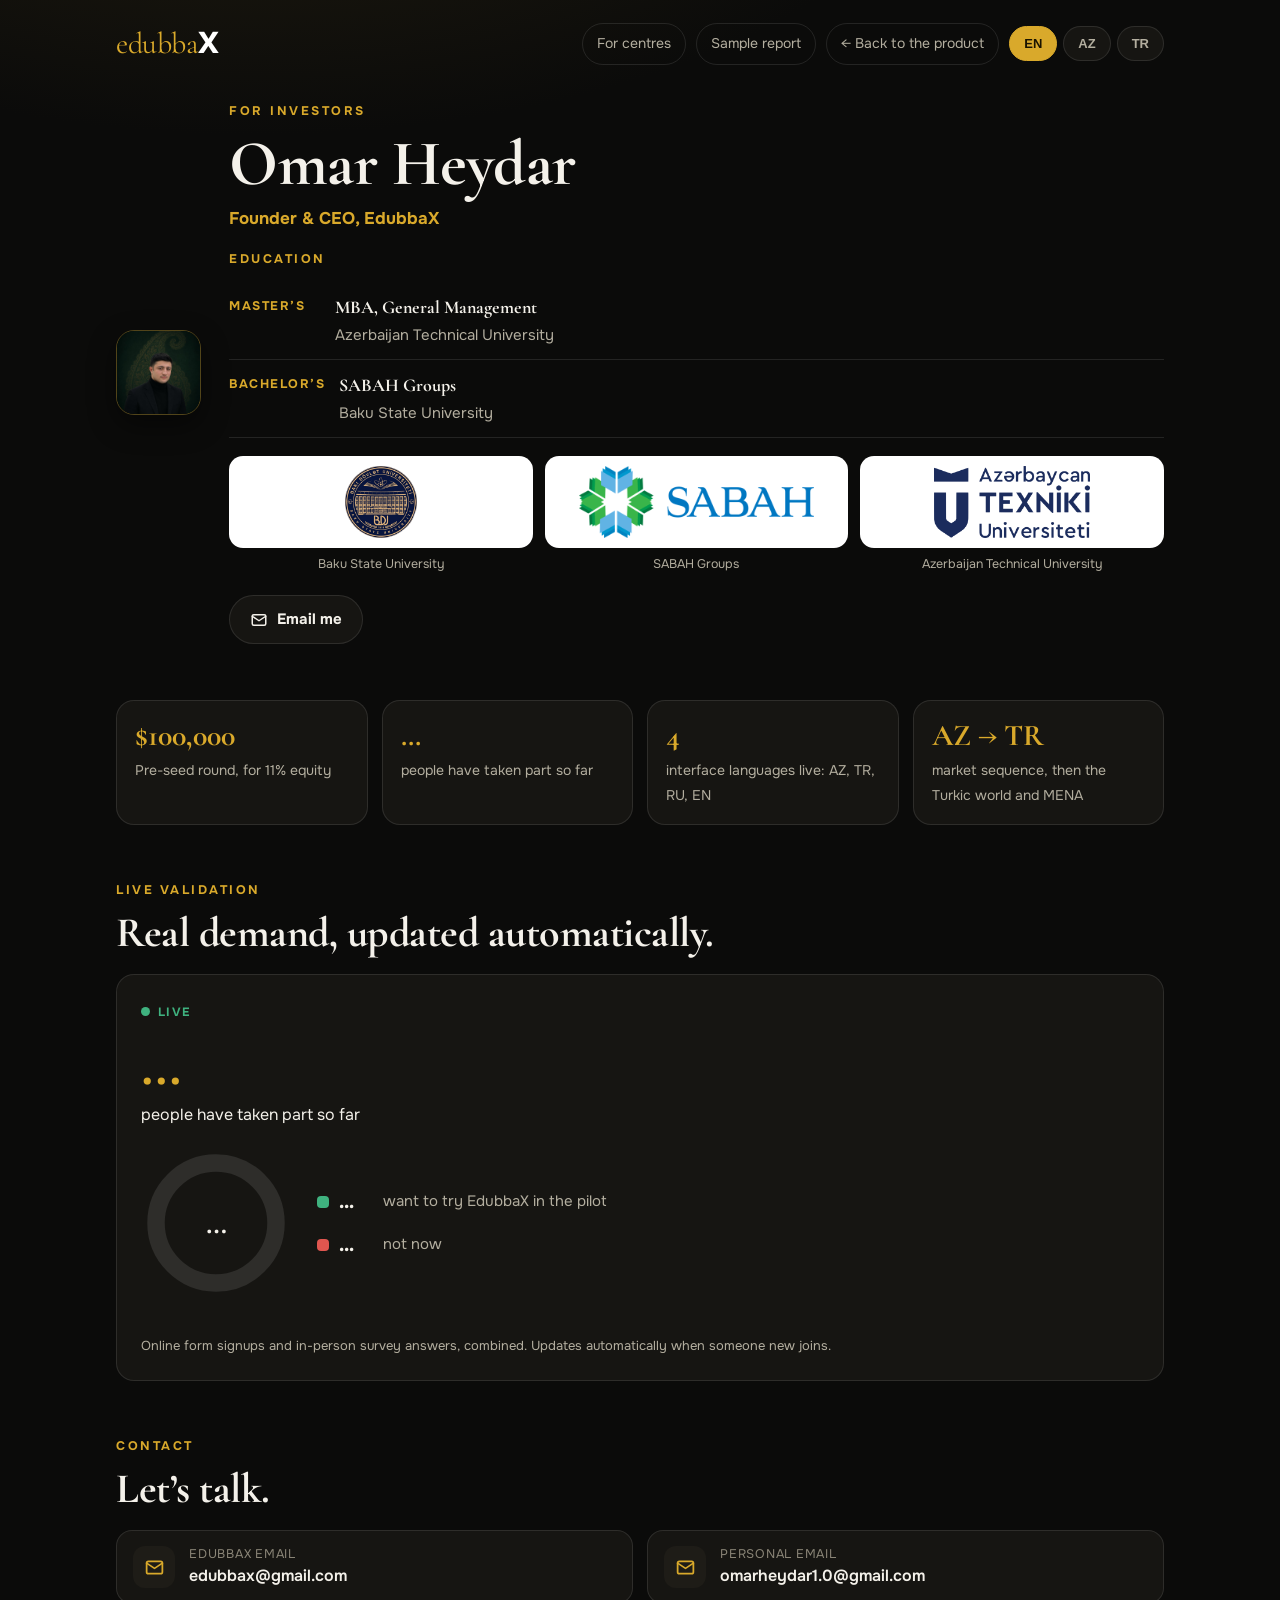
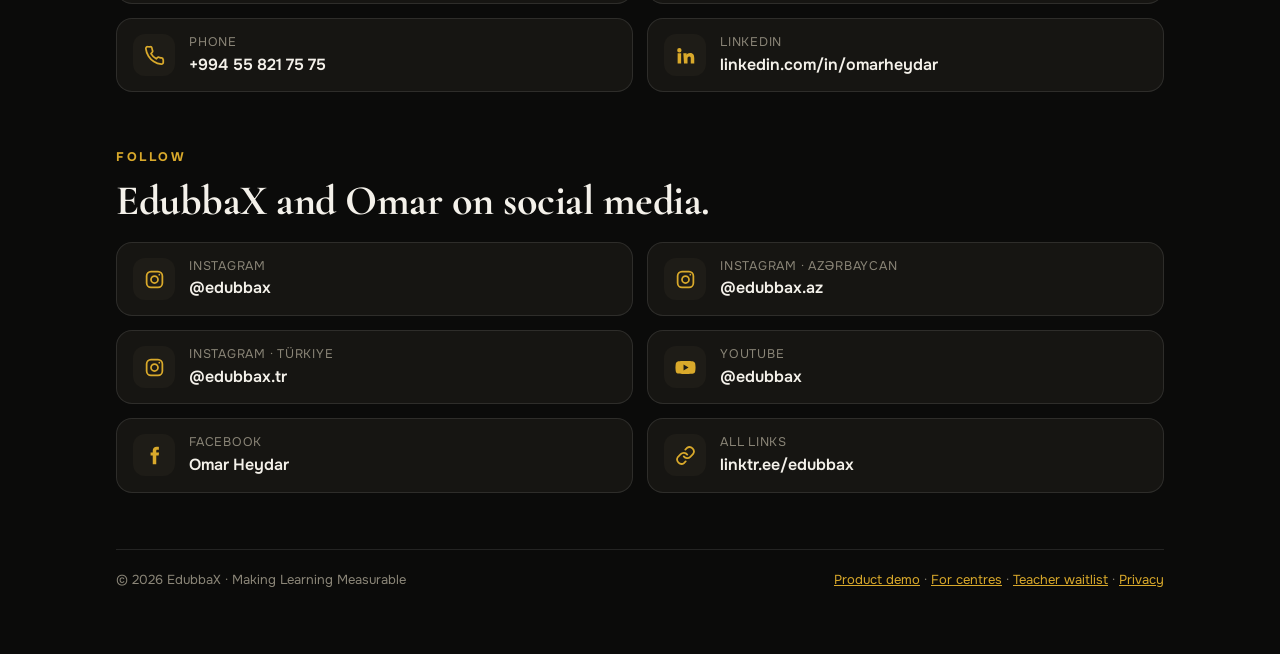
<file: investors.html>
<!doctype html>
<html lang="en">
<head>
<meta charset="utf-8">
<meta name="viewport" content="width=device-width,initial-scale=1">
<!-- seo:start -->
<title>EdubbaX for investors — founder Omar Heydar | Pre-seed</title>
<meta name="description" content="EdubbaX for investors: founder and CEO Omar Heydar, live validation numbers from teachers and parents, and direct contacts.">
<meta name="robots" content="index,follow,max-image-preview:large">
<link rel="canonical" href="https://edubbax.vercel.app/investors">
<link rel="alternate" hreflang="en" href="https://edubbax.vercel.app/investors">
<link rel="alternate" hreflang="az" href="https://edubbax.vercel.app/investors?lang=az">
<link rel="alternate" hreflang="tr" href="https://edubbax.vercel.app/investors?lang=tr">
<link rel="alternate" hreflang="x-default" href="https://edubbax.vercel.app/investors">
<meta name="theme-color" content="#0D0C0A">
<meta name="author" content="EdubbaX">
<link rel="icon" href="/favicon.ico" sizes="32x32">
<link rel="icon" href="/assets/favicon.svg" type="image/svg+xml">
<link rel="apple-touch-icon" href="/assets/apple-touch-icon.png">
<link rel="manifest" href="/site.webmanifest">
<meta property="og:type" content="profile">
<meta property="og:site_name" content="EdubbaX">
<meta property="og:title" content="EdubbaX for investors — founder Omar Heydar | Pre-seed">
<meta property="og:description" content="EdubbaX for investors: founder and CEO Omar Heydar, live validation numbers from teachers and parents, and direct contacts.">
<meta property="og:url" content="https://edubbax.vercel.app/investors">
<meta property="og:image" content="https://edubbax.vercel.app/assets/og-image.png">
<meta property="og:image:width" content="1200">
<meta property="og:image:height" content="630">
<meta property="og:image:alt" content="EdubbaX — Making Learning Measurable">
<meta property="og:locale" content="en_US">
<meta property="og:locale:alternate" content="az_AZ">
<meta property="og:locale:alternate" content="tr_TR">
<meta name="twitter:card" content="summary_large_image">
<meta name="twitter:title" content="EdubbaX for investors — founder Omar Heydar | Pre-seed">
<meta name="twitter:description" content="EdubbaX for investors: founder and CEO Omar Heydar, live validation numbers from teachers and parents, and direct contacts.">
<meta name="twitter:image" content="https://edubbax.vercel.app/assets/og-image.png">
<script type="application/ld+json">{"@context": "https://schema.org", "@graph": [{"@type": "Organization", "@id": "https://edubbax.vercel.app/#org", "name": "EdubbaX", "url": "https://edubbax.vercel.app/", "logo": "https://edubbax.vercel.app/assets/icon-512.png", "slogan": "Making Learning Measurable", "founder": {"@type": "Person", "name": "Ömər Heydər", "alternateName": "Omar Heydar", "jobTitle": "Founder & CEO", "sameAs": ["https://www.linkedin.com/in/omarheydar"]}, "sameAs": ["https://www.instagram.com/edubbax/", "https://www.instagram.com/edubbax.az/", "https://www.instagram.com/edubbax.tr/", "https://youtube.com/@edubbax", "https://linktr.ee/edubbax"], "contactPoint": {"@type": "ContactPoint", "contactType": "sales", "telephone": "+994558217575", "url": "https://edubbax.vercel.app/waitlist", "availableLanguage": ["az", "tr", "en", "ru"]}, "areaServed": ["AZ", "TR"]}, {"@type": "BreadcrumbList", "itemListElement": [{"@type": "ListItem", "position": 1, "name": "EdubbaX", "item": "https://edubbax.vercel.app/"}, {"@type": "ListItem", "position": 2, "name": "Investors", "item": "https://edubbax.vercel.app/investors"}]}, {"@type": "WebPage", "@id": "https://edubbax.vercel.app/investors", "url": "https://edubbax.vercel.app/investors", "name": "EdubbaX for investors — founder Omar Heydar | Pre-seed", "description": "EdubbaX for investors: founder and CEO Omar Heydar, live validation numbers from teachers and parents, and direct contacts.", "inLanguage": "en", "isPartOf": {"@type": "WebSite", "@id": "https://edubbax.vercel.app/#site", "name": "EdubbaX", "url": "https://edubbax.vercel.app/"}, "dateModified": "2026-11-15"}]}</script>
<!-- seo:end -->
<link rel="preconnect" href="https://fonts.googleapis.com">
<link rel="preconnect" href="https://fonts.gstatic.com" crossorigin>
<link rel="stylesheet" href="https://fonts.googleapis.com/css2?family=Cormorant+Garamond:wght@600;700&family=Onest:wght@400;500;600;700;800&display=swap" media="print" onload="this.media='all'"><noscript><link rel="stylesheet" href="https://fonts.googleapis.com/css2?family=Cormorant+Garamond:wght@600;700&family=Onest:wght@400;500;600;700;800&display=swap"></noscript>
<style>
:root{--bg:#0b0b0a;--card:#161512;--card2:#1e1c17;--line:rgba(255,255,255,.10);--tx:#f4f1ea;--mut:#b3ae9f;--dim:#8b8678;--gold:#D9A92B;--gold2:#F0C24B}
*{box-sizing:border-box}
html{background:var(--bg)}
html,body{margin:0}
body{font-family:Onest,system-ui,-apple-system,"Segoe UI",Roboto,sans-serif;background:radial-gradient(1200px 600px at 20% -10%,#231e10,var(--bg) 60%) no-repeat,var(--bg);color:var(--tx);line-height:1.55;min-height:100vh}
a{color:inherit}
.wrap{max-width:1080px;margin:0 auto;padding:20px 16px 64px}
.top{display:flex;align-items:center;justify-content:space-between;gap:12px;margin-bottom:34px;flex-wrap:wrap}
.logo{font-family:"Cormorant Garamond",Georgia,serif;font-size:30px;color:var(--gold);letter-spacing:-.5px;text-decoration:none}
.logo b{font-family:Onest,system-ui,sans-serif;color:#fff;font-weight:800}
.topr{display:flex;gap:10px;align-items:center;flex-wrap:wrap}
.back{color:var(--mut);font-size:14px;text-decoration:none;border:1px solid var(--line);border-radius:999px;padding:9px 14px}
:focus-visible{outline:2px solid var(--gold2);outline-offset:3px}
.back:hover{color:var(--tx)}
.lang{display:flex;gap:6px}
.lang button{background:var(--card);border:1px solid var(--line);color:var(--mut);border-radius:20px;padding:9px 14px;font-weight:700;font-size:13px;cursor:pointer}
.lang button[aria-pressed=true]{background:var(--gold);color:#1a1400;border-color:var(--gold)}
.eyebrow{color:var(--gold);font-weight:700;font-size:12.5px;letter-spacing:.2em;text-transform:uppercase;margin:0 0 10px}
h1,h2{font-family:"Cormorant Garamond",Georgia,serif;font-weight:700;letter-spacing:-.5px;margin:0}
h1{font-size:clamp(42px,7vw,64px);line-height:1.02}
h2{font-size:clamp(30px,4.6vw,42px);line-height:1.1;margin-bottom:18px}
.hero{display:grid;grid-template-columns:85px 1fr;gap:28px;align-items:center;margin-bottom:56px}
.photo{width:100%;height:auto;aspect-ratio:1;border-radius:18px;object-fit:cover;border:1px solid rgba(212,175,55,.35);box-shadow:0 10px 28px rgba(0,0,0,.45);display:block}
.role{color:var(--gold);font-weight:700;font-size:17px;margin:10px 0 18px}
blockquote{margin:0 0 18px;padding-left:16px;border-left:3px solid var(--gold);font-family:"Cormorant Garamond",Georgia,serif;font-size:21px;line-height:1.35}
.bio p{color:var(--mut);margin:0 0 10px;max-width:62ch}
.edub{margin:6px 0 4px}
.deg{display:flex;gap:14px;align-items:flex-start;padding:12px 0;border-bottom:1px solid var(--line)}
.deg .lvl{flex:none;min-width:92px;color:var(--gold);font-weight:700;font-size:12.5px;letter-spacing:.12em;text-transform:uppercase;padding-top:3px}
.deg b{display:block;font-size:18px;font-family:"Cormorant Garamond",Georgia,serif}
.deg span:not(.lvl){display:block;color:var(--mut);font-size:15px;margin-top:2px}
.logos{display:grid;grid-template-columns:repeat(3,1fr);gap:12px;margin-top:18px}
.logos figure{margin:0;text-align:center}
.logos .lg{background:#fff;border-radius:14px;height:92px;display:grid;place-items:center;padding:10px}
.logos .lg.nolg{display:none}
.logos img{max-width:100%;max-height:72px;object-fit:contain}
.logos figcaption{font-size:12.5px;color:var(--mut);margin-top:8px;line-height:1.35}
.cta{display:flex;gap:10px;flex-wrap:wrap;margin-top:22px}
.btn{display:inline-flex;align-items:center;gap:9px;border-radius:999px;padding:12px 20px;font-weight:700;font-size:15px;text-decoration:none;border:1px solid var(--line);background:var(--card);color:var(--tx);cursor:pointer}
.btn svg{width:18px;height:18px;flex:none}
.btn.gold{background:var(--gold);color:#1a1400;border-color:var(--gold)}
.btn:hover{filter:brightness(1.08)}
section{margin-bottom:56px}
.facts{display:grid;grid-template-columns:repeat(4,1fr);gap:14px;margin-bottom:56px}
.fact{background:var(--card);border:1px solid var(--line);border-radius:18px;padding:18px 18px 16px}
.fact b{display:block;font-family:"Cormorant Garamond",Georgia,serif;color:var(--gold);font-size:30px;line-height:1.1;margin-bottom:6px}
.fact span{color:var(--mut);font-size:14px}
.deck{display:grid;grid-template-columns:1.35fr 1fr;gap:28px;align-items:center;background:var(--card);border:1px solid var(--line);border-radius:24px;padding:22px}
.deck a.cover{display:block;border-radius:14px;overflow:hidden;border:1px solid var(--line)}
.deck img{width:100%;height:auto;display:block}
.deck p{color:var(--mut);margin:0 0 18px}
.deck .note{font-size:13px;color:var(--dim);margin-top:14px}
.grid2{display:grid;grid-template-columns:1fr 1fr;gap:14px}
.item{display:flex;align-items:center;gap:14px;background:var(--card);border:1px solid var(--line);border-radius:16px;padding:14px 16px;text-decoration:none;min-width:0}
.item:hover{border-color:rgba(212,175,55,.55)}
.ic{width:42px;height:42px;border-radius:12px;background:var(--card2);display:grid;place-items:center;flex:none;color:var(--gold)}
.ic svg{width:21px;height:21px}
.item div{min-width:0}
.item small{display:block;color:var(--dim);font-size:12.5px;letter-spacing:.06em;text-transform:uppercase}
.item b{display:block;font-weight:600;overflow:hidden;text-overflow:ellipsis;white-space:nowrap}
.foot{margin-top:40px;padding-top:20px;border-top:1px solid var(--line);color:var(--dim);font-size:13px;display:flex;justify-content:space-between;gap:12px;flex-wrap:wrap}
.foot a{color:var(--gold)}
@media(max-width:860px){.hero{grid-template-columns:1fr;gap:18px}.photo{max-width:85px}.deck{grid-template-columns:1fr}.facts{grid-template-columns:1fr 1fr}}
@media(max-width:560px){.grid2{grid-template-columns:1fr}.fact b{font-size:24px}}

.live-grid{display:grid;grid-template-columns:1fr 1.4fr;gap:16px}
.lcard{background:var(--card);border:1px solid var(--line);border-radius:18px;padding:24px;position:relative}
.lbadge{display:inline-flex;align-items:center;gap:8px;font-size:12px;font-weight:700;letter-spacing:.12em;text-transform:uppercase;color:#3FB27F;margin-bottom:14px}
.lbadge i{width:9px;height:9px;border-radius:50%;background:#3FB27F;box-shadow:0 0 0 0 rgba(63,178,127,.6);animation:pulse 2s infinite}
@keyframes pulse{70%{box-shadow:0 0 0 10px rgba(63,178,127,0)}100%{box-shadow:0 0 0 0 rgba(63,178,127,0)}}
@media(prefers-reduced-motion:reduce){.lbadge i{animation:none}}
.lcard .big{font-family:"Cormorant Garamond",Georgia,serif;font-size:60px;font-weight:700;line-height:1;color:var(--gold)}
.lcard .lbl{color:var(--tx);margin-top:8px;font-size:16px}
.lcard .sub{color:var(--mut);margin-top:14px;font-size:14.5px}
.lcard .sub b{color:var(--tx)}
.lcard .note{color:var(--mut);font-size:13px;margin:16px 0 0;line-height:1.5}
.donut-row{display:flex;align-items:center;gap:26px;margin-top:20px;flex-wrap:wrap}
.donut{width:150px;height:150px;flex:none}
.donut circle{fill:none;stroke-width:14;transition:stroke-dasharray .8s ease,stroke-dashoffset .8s ease}
.donut .bg{stroke:var(--line)}
.donut text{fill:var(--tx);font-family:"Cormorant Garamond",Georgia,serif;font-weight:700;font-size:25px;text-anchor:middle}
.legend{list-style:none;margin:0;padding:0;display:grid;gap:12px}
.legend li{display:flex;align-items:center;gap:10px;color:var(--mut);font-size:15px}
.legend li b{color:var(--tx);font-size:20px;min-width:34px}
.legend i{width:12px;height:12px;border-radius:4px;flex:none}
.legend .y{background:#3FB27F}.legend .n{background:#E0564F}
.cats{display:grid;gap:12px;margin-top:22px}
.cat{display:grid;grid-template-columns:130px 1fr 54px;align-items:center;gap:12px;font-size:14px;color:var(--mut)}
.cat .bar{height:8px;border-radius:99px;background:var(--line);overflow:hidden}
.cat .bar i{display:block;height:100%;background:var(--gold);border-radius:99px;transition:width .8s ease}
.cat b{color:var(--tx);text-align:right}
@media(max-width:760px){.live-grid{grid-template-columns:1fr}.cat{grid-template-columns:100px 1fr 46px}}
.tot{display:flex;align-items:center;gap:28px;flex-wrap:wrap;margin-bottom:16px;padding:22px 26px}
.tot .big{font-size:64px}
.tot .eq{color:var(--mut);font-size:16px;line-height:1.7}
.tot .eq b{color:var(--tx);font-size:20px}
.tot .tp{margin-left:auto;text-align:right}
.tot .tp .n{font-family:"Cormorant Garamond",Georgia,serif;font-size:44px;font-weight:700;color:#3FB27F;line-height:1}
.tot .tp .t{color:var(--mut);font-size:14.5px;margin-top:6px;max-width:240px}
@media(max-width:640px){.tot .tp{margin-left:0;text-align:left}}
</style>
</head>
<body>
<div class="wrap">
  <header class="top">
    <a class="logo" href="/" aria-label="EdubbaX">edubba<b>X</b></a>
    <div class="topr">
      <a class="back" href="/courses" id="t-nc"></a><a class="back" href="/sample-report" id="t-ns"></a><a class="back" href="/" id="t-back"></a>
      <div class="lang" role="group" aria-label="Language">
        <button type="button" data-l="en">EN</button><button type="button" data-l="az">AZ</button><button type="button" data-l="tr">TR</button>
      </div>
    </div>
  </header>

  <div class="hero">
    <img class="photo" src="assets/omar.jpg" alt="Omar Heydar" width="800" height="800">
    <div>
      <p class="eyebrow" id="t-eyebrow"></p>
      <h1>Omar Heydar</h1>
      <p class="role" id="t-role"></p>
      <div class="edub">
        <p class="eyebrow" id="t-edu-h" style="margin-bottom:12px"></p>
        <div class="deg"><span class="lvl" id="t-ms"></span><div><b>MBA, General Management</b><span id="t-ms-u"></span></div></div>
        <div class="deg"><span class="lvl" id="t-bs"></span><div><b id="t-bs-d"></b><span id="t-bs-u"></span></div></div>
        <div class="logos">
          <figure><div class="lg"><img src="assets/logo-bdu.png" alt="Bakı Dövlət Universiteti" onerror="this.parentNode.classList.add('nolg');this.remove()"></div><figcaption id="t-l1"></figcaption></figure>
          <figure><div class="lg"><img src="assets/logo-sabah.png" alt="SABAH qrupları" onerror="this.parentNode.classList.add('nolg');this.remove()"></div><figcaption id="t-l2"></figcaption></figure>
          <figure><div class="lg"><img src="assets/logo-aztu.png" alt="Azərbaycan Texniki Universiteti" onerror="this.parentNode.classList.add('nolg');this.remove()"></div><figcaption id="t-l3"></figcaption></figure>
        </div>
      </div>
      <div class="cta">
        <a class="btn" href="mailto:edubbax@gmail.com?subject=EdubbaX%20-%20Investor%20inquiry"><svg viewBox="0 0 24 24" fill="none" stroke="currentColor" stroke-width="2" stroke-linecap="round" stroke-linejoin="round"><rect x="3" y="5" width="18" height="14" rx="2"/><path d="m3 7 9 6 9-6"/></svg><span id="t-mailbtn"></span></a>
      </div>
    </div>
  </div>

  <div class="facts">
    <div class="fact"><b>$100,000</b><span id="t-f1"></span></div>
    <div class="fact"><b id="live-wl">…</b><span id="t-f2"></span></div>
    <div class="fact"><b>4</b><span id="t-f3"></span></div>
    <div class="fact"><b>AZ → TR</b><span id="t-f4"></span></div>
  </div>

  <section id="live">
    <p class="eyebrow" id="t-live-eb"></p>
    <h2 id="t-live-h"></h2>
    <div class="lcard">
      <div class="lbadge"><i></i><span id="t-live-badge"></span></div>
      <div class="big" id="lv-tot">…</div>
      <div class="lbl" id="t-tot-l"></div>
      <div class="donut-row">
        <svg class="donut" viewBox="0 0 120 120" role="img" id="lv-donut">
          <circle class="bg" cx="60" cy="60" r="48"/>
          <circle id="lv-arc-no" cx="60" cy="60" r="48" stroke="#E0564F" stroke-dasharray="0 301.6" transform="rotate(-90 60 60)"/>
          <circle id="lv-arc-yes" cx="60" cy="60" r="48" stroke="#3FB27F" stroke-dasharray="0 301.6" transform="rotate(-90 60 60)"/>
          <text x="60" y="68" id="lv-pct">…</text>
        </svg>
        <ul class="legend">
          <li><i class="y"></i><b id="lv-yes">…</b><span id="t-yes"></span></li>
          <li><i class="n"></i><b id="lv-no">…</b><span id="t-no"></span></li>
        </ul>
      </div>
      <div class="cats" id="lv-cats"></div>
      <p class="note" id="t-sv-note"></p>
    </div>
  </section>


  <section>
    <p class="eyebrow" id="t-contact-eb"></p>
    <h2 id="t-contact-h"></h2>
    <div class="grid2">
      <a class="item" href="mailto:edubbax@gmail.com"><span class="ic"><svg viewBox="0 0 24 24" fill="none" stroke="currentColor" stroke-width="2" stroke-linecap="round" stroke-linejoin="round"><rect x="3" y="5" width="18" height="14" rx="2"/><path d="m3 7 9 6 9-6"/></svg></span><div><small id="t-mail1"></small><b>edubbax@gmail.com</b></div></a>
      <a class="item" href="mailto:omarheydar1.0@gmail.com"><span class="ic"><svg viewBox="0 0 24 24" fill="none" stroke="currentColor" stroke-width="2" stroke-linecap="round" stroke-linejoin="round"><rect x="3" y="5" width="18" height="14" rx="2"/><path d="m3 7 9 6 9-6"/></svg></span><div><small id="t-mail2"></small><b>omarheydar1.0@gmail.com</b></div></a>
      <a class="item" href="tel:+994558217575"><span class="ic"><svg viewBox="0 0 24 24" fill="none" stroke="currentColor" stroke-width="2" stroke-linecap="round" stroke-linejoin="round"><path d="M22 16.9v3a2 2 0 0 1-2.2 2 19.8 19.8 0 0 1-8.6-3.1 19.5 19.5 0 0 1-6-6A19.8 19.8 0 0 1 2.1 4.2 2 2 0 0 1 4.1 2h3a2 2 0 0 1 2 1.7c.1.9.4 1.8.7 2.7a2 2 0 0 1-.5 2.1L8 9.8a16 16 0 0 0 6 6l1.3-1.3a2 2 0 0 1 2.1-.4c.9.3 1.8.6 2.7.7a2 2 0 0 1 1.7 2z"/></svg></span><div><small id="t-phone"></small><b>+994 55 821 75 75</b></div></a>
      <a class="item" href="https://www.linkedin.com/in/omarheydar" target="_blank" rel="noopener"><span class="ic"><svg viewBox="0 0 24 24" fill="currentColor"><path d="M4.98 3.5a2.5 2.5 0 1 1 0 5 2.5 2.5 0 0 1 0-5zM3 9.5h4V21H3zM9.5 9.5h3.8v1.6h.1c.5-1 1.8-2 3.8-2 4 0 4.8 2.6 4.8 6V21h-4v-5.1c0-1.2 0-2.8-1.7-2.8s-2 1.3-2 2.7V21h-4z"/></svg></span><div><small>LinkedIn</small><b>linkedin.com/in/omarheydar</b></div></a>
    </div>
  </section>

  <section>
    <p class="eyebrow" id="t-social-eb"></p>
    <h2 id="t-social-h"></h2>
    <div class="grid2">
      <a class="item" href="https://www.instagram.com/edubbax/" target="_blank" rel="noopener"><span class="ic"><svg viewBox="0 0 24 24" fill="none" stroke="currentColor" stroke-width="2"><rect x="3" y="3" width="18" height="18" rx="5"/><circle cx="12" cy="12" r="4"/><circle cx="17.5" cy="6.5" r="1" fill="currentColor" stroke="none"/></svg></span><div><small>Instagram</small><b>@edubbax</b></div></a>
      <a class="item" href="https://www.instagram.com/edubbax.az/" target="_blank" rel="noopener"><span class="ic"><svg viewBox="0 0 24 24" fill="none" stroke="currentColor" stroke-width="2"><rect x="3" y="3" width="18" height="18" rx="5"/><circle cx="12" cy="12" r="4"/><circle cx="17.5" cy="6.5" r="1" fill="currentColor" stroke="none"/></svg></span><div><small>Instagram · Azərbaycan</small><b>@edubbax.az</b></div></a>
      <a class="item" href="https://www.instagram.com/edubbax.tr/" target="_blank" rel="noopener"><span class="ic"><svg viewBox="0 0 24 24" fill="none" stroke="currentColor" stroke-width="2"><rect x="3" y="3" width="18" height="18" rx="5"/><circle cx="12" cy="12" r="4"/><circle cx="17.5" cy="6.5" r="1" fill="currentColor" stroke="none"/></svg></span><div><small>Instagram · Türkiye</small><b>@edubbax.tr</b></div></a>
      <a class="item" href="https://youtube.com/@edubbax" target="_blank" rel="noopener"><span class="ic"><svg viewBox="0 0 24 24" fill="currentColor"><path d="M23 7.2a3 3 0 0 0-2.1-2.1C19 4.6 12 4.6 12 4.6s-7 0-8.9.5A3 3 0 0 0 1 7.2 31 31 0 0 0 .5 12a31 31 0 0 0 .5 4.8 3 3 0 0 0 2.1 2.1c1.9.5 8.9.5 8.9.5s7 0 8.9-.5a3 3 0 0 0 2.1-2.1 31 31 0 0 0 .5-4.8 31 31 0 0 0-.5-4.8zM9.75 15.3V8.7L15.5 12z"/></svg></span><div><small>YouTube</small><b>@edubbax</b></div></a>
      <a class="item" href="https://www.facebook.com/share/1CErhYyFi3/" target="_blank" rel="noopener"><span class="ic"><svg viewBox="0 0 24 24" fill="currentColor"><path d="M14 8.5V6.8c0-.8.2-1.3 1.4-1.3H17V2.2C16.7 2.1 15.6 2 14.4 2 11.9 2 10 3.6 10 6.4v2.1H7.5V12H10v10h4V12h2.8l.4-3.5z"/></svg></span><div><small>Facebook</small><b>Omar Heydar</b></div></a>
      <a class="item" href="https://linktr.ee/edubbax" target="_blank" rel="noopener"><span class="ic"><svg viewBox="0 0 24 24" fill="none" stroke="currentColor" stroke-width="2" stroke-linecap="round" stroke-linejoin="round"><path d="M10 13a5 5 0 0 0 7.5.5l3-3a5 5 0 0 0-7-7l-1.7 1.7"/><path d="M14 11a5 5 0 0 0-7.5-.5l-3 3a5 5 0 0 0 7 7l1.7-1.7"/></svg></span><div><small id="t-all"></small><b>linktr.ee/edubbax</b></div></a>
    </div>
  </section>

  <footer class="foot">
    <span>© 2026 EdubbaX · Making Learning Measurable</span>
    <span><a href="/" id="t-f-demo"></a> · <a href="/courses" id="t-f-courses"></a> · <a href="/waitlist" id="t-f-wait"></a> · <a href="/privacy" id="t-f-priv"></a></span>
  </footer>
</div>
<script src="config.js"></script>
<script>
const T={
en:{cC:'Centers & courses',cO:'Others',totL:'people have taken part so far',totW:'joined the waitlist form',totS:'took part in the survey',totP:'in total are ready to try the pilot',vEb:'Live validation',vH:'Real demand, updated automatically.',vBadge:'Live',wlL:'people signed up to the waitlist form',wlP:'of them are ready for the pilot',wlN:'Online signups with consent. Updates the moment someone joins.',svL:'people took part in the survey',yes:'want to try EdubbaX in the pilot',no:'not now',svN:'Online form signups and in-person survey answers, combined. Updates automatically when someone new joins.',cT:'Teachers',cP:'Parents',cS:'Students & pupils',edu_h:'Education',ms:'Master’s',bs:'Bachelor’s',msU:'Azerbaijan Technical University',bsD:'SABAH Groups',bsU:'Baku State University',l1:'Baku State University',l2:'SABAH Groups',l3:'Azerbaijan Technical University',back:'← Back to the product',eyebrow:'For investors',role:'Founder & CEO, EdubbaX',
 quote:'A teacher should know who didn’t understand during the lesson, not after the exam.',
 bio1:'Omar Heydar is the founder and CEO of EdubbaX. He is a teacher and trainer who teaches his own students online over Zoom and Google Meet. The idea came from a gap he saw in his own lessons: there was no way to know who understood and who was silently falling behind.',
 bio2:'Today he is building EdubbaX, an AI layer that measures understanding during the lesson, flags the gap and helps the teacher close it in the same lesson. It starts with independent tutors and tutoring centres in Azerbaijan, then Turkey.',
 edu:'B.Sc., SABAH Groups, Baku State University · M.Sc., Azerbaijan Technical University, Organization and Management of Business',
 open:'View the pitch deck',mailbtn:'Email me',
 f1:'Pre-seed round, for 11% equity',f2:'people have taken part so far',f3:'interface languages live: AZ, TR, RU, EN',f4:'market sequence, then the Turkic world and MENA',
 deckEb:'Pitch deck',deckH:'The full story in 21 slides.',
 deckP:'Problem, product, market, business model, go-to-market, 12-month targets and the ask. Open it in the browser or download the editable PowerPoint file.',
 pdf:'Open PDF',pptx:'Download PowerPoint',deckNote:'Figures are targets and proposals unless stated otherwise; demo mode uses a simulated class.',
 contactEb:'Contact',contactH:'Let’s talk.',mail1:'EdubbaX email',mail2:'Personal email',phone:'Phone',
 socialEb:'Follow',socialH:'EdubbaX and Omar on social media.',all:'All links',fDemo:'Product demo',fWait:'Teacher waitlist',fCourses:'For centres',fPriv:'Privacy',nc:'For centres',ns:'Sample report'},
az:{cC:'Qurum və kurslar',cO:'Digərləri',totL:'nəfər indiyədək iştirak edib',totW:'nəfər waitlist-də',totS:'nəfər sorğuda',totP:'nəfər ümumilikdə pilotu sınamağa hazırdır',vEb:'Canlı yoxlama',vH:'Real tələbat, avtomatik yenilənir.',vBadge:'Canlı',wlL:'nəfər gözləmə siyahısı formasını doldurub',wlP:'nəfəri pilota hazırdır',wlN:'Razılıqla onlayn qeydiyyat. Kimsə qoşulan kimi yenilənir.',svL:'nəfər sorğuda iştirak edib',yes:'EdubbaX-ı pilotda sınamaq istəyir',no:'hələlik istəmir',svN:'Onlayn forma və əyani sorğu cavabları birlikdə sayılır. Yeni biri qoşulanda avtomatik yenilənir.',cT:'Müəllimlər',cP:'Valideynlər',cS:'Şagird və tələbələr',edu_h:'Təhsil',ms:'Magistratura',bs:'Bakalavr',msU:'Azərbaycan Texniki Universiteti',bsD:'SABAH qrupları',bsU:'Bakı Dövlət Universiteti',l1:'Bakı Dövlət Universiteti',l2:'SABAH qrupları',l3:'Azərbaycan Texniki Universiteti',back:'← Məhsula qayıt',eyebrow:'İnvestorlar üçün',role:'EdubbaX-ın qurucusu və CEO-su',
 quote:'Müəllim kimin başa düşmədiyini imtahandan sonra yox, dərsin içində bilməlidir.',
 bio1:'Omar Heydar EdubbaX-ın qurucusu və CEO-sudur. O, müəllim və təlimçidir, öz şagirdlərinə Zoom və Google Meet üzərindən online dərs keçir. İdeya onun öz dərslərində gördüyü boşluqdan yaranıb: kimin başa düşdüyünü, kimin isə susaraq geri qaldığını bilmək mümkün deyildi.',
 bio2:'Bu gün o, EdubbaX-ı qurur: dərsin içində anlamanı ölçən, boşluğu göstərən və müəllimə onu elə həmin dərsdə bağlamağa kömək edən AI. Başlanğıc Azərbaycanda müstəqil repetitorlar və kurs mərkəzləridir, sonra Türkiyə.',
 edu:'Bakalavr: SABAH qrupları, Bakı Dövlət Universiteti · Magistr: Azərbaycan Texniki Universiteti, Biznesin təşkili və idarə edilməsi',
 open:'Pitch deck-ə bax',mailbtn:'Mənə yazın',
 f1:'Pre-seed raundu, 11% pay müqabilində',f2:'nəfər indiyədək iştirak edib',f3:'interfeys dili hazırdır: AZ, TR, RU, EN',f4:'bazar ardıcıllığı, sonra türk dünyası və MENA',
 deckEb:'Pitch deck',deckH:'Bütün hekayə 21 slaydda.',
 deckP:'Problem, məhsul, bazar, biznes model, bazara çıxış, 12 aylıq hədəflər və investisiya tələbi. Brauzerdə açın və ya redaktə edilə bilən PowerPoint faylını yükləyin.',
 pdf:'PDF-i aç',pptx:'PowerPoint-i yüklə',deckNote:'Başqa cür qeyd olunmayıbsa, rəqəmlər hədəf və təklifdir; demo rejimində sinif simulyasiya olunur.',
 contactEb:'Əlaqə',contactH:'Danışaq.',mail1:'EdubbaX e-poçtu',mail2:'Şəxsi e-poçt',phone:'Telefon',
 socialEb:'İzləyin',socialH:'EdubbaX və Omar sosial şəbəkələrdə.',all:'Bütün linklər',fDemo:'Məhsulun demosu',fWait:'Müəllim gözləmə siyahısı',fCourses:'Kurslar üçün',fPriv:'Məxfilik',nc:'Kurslar üçün',ns:'Nümunə hesabat'},
tr:{cC:'Kurum ve kurslar',cO:'Diğerleri',totL:'kişi şimdiye kadar katıldı',totW:'kişi bekleme listesinde',totS:'kişi ankette',totP:'kişi toplamda pilotu denemeye hazır',vEb:'Canlı doğrulama',vH:'Gerçek talep, otomatik güncellenir.',vBadge:'Canlı',wlL:'kişi bekleme listesi formunu doldurdu',wlP:'kişi pilota hazır',wlN:'Onaylı çevrim içi kayıtlar. Biri katıldığı anda güncellenir.',svL:'kişi ankete katıldı',yes:'EdubbaX’i pilotta denemek istiyor',no:'şimdilik istemiyor',svN:'Çevrim içi form ve yüz yüze anket yanıtları birlikte sayılır. Yeni biri katıldığında otomatik güncellenir.',cT:'Öğretmenler',cP:'Veliler',cS:'Öğrenciler',edu_h:'Eğitim',ms:'Yüksek lisans',bs:'Lisans',msU:'Azerbaycan Teknik Üniversitesi',bsD:'SABAH Grupları',bsU:'Bakü Devlet Üniversitesi',l1:'Bakü Devlet Üniversitesi',l2:'SABAH Grupları',l3:'Azerbaycan Teknik Üniversitesi',back:'← Ürüne dön',eyebrow:'Yatırımcılar için',role:'EdubbaX Kurucusu ve CEO’su',
 quote:'Öğretmen kimin anlamadığını sınavdan sonra değil, ders sırasında bilmelidir.',
 bio1:'Omar Heydar, EdubbaX’in kurucusu ve CEO’sudur. Öğretmen ve eğitmendir; kendi öğrencilerine Zoom ve Google Meet üzerinden çevrim içi ders verir. Fikir, kendi derslerinde gördüğü bir boşluktan doğdu: kimin anladığını, kimin sessizce geride kaldığını bilmenin yolu yoktu.',
 bio2:'Bugün EdubbaX’i inşa ediyor: ders sırasında anlamayı ölçen, boşluğu gösteren ve öğretmenin onu aynı derste kapatmasına yardım eden bir yapay zekâ. Başlangıç Azerbaycan’daki bağımsız özel öğretmenler ve kurs merkezleri, ardından Türkiye.',
 edu:'Lisans: SABAH Grupları, Bakü Devlet Üniversitesi · Yüksek lisans: Azerbaycan Teknik Üniversitesi, İşletme Organizasyonu ve Yönetimi',
 open:'Sunumu görüntüle',mailbtn:'Bana yazın',
 f1:'Pre-seed turu, %11 hisse karşılığında',f2:'kişi şimdiye kadar katıldı',f3:'arayüz dili hazır: AZ, TR, RU, EN',f4:'pazar sırası, ardından Türk dünyası ve MENA',
 deckEb:'Yatırımcı sunumu',deckH:'Tüm hikâye 21 slaytta.',
 deckP:'Problem, ürün, pazar, iş modeli, pazara giriş, 12 aylık hedefler ve yatırım talebi. Tarayıcıda açın veya düzenlenebilir PowerPoint dosyasını indirin.',
 pdf:'PDF’i aç',pptx:'PowerPoint’i indir',deckNote:'Aksi belirtilmedikçe rakamlar hedef ve öneridir; demo modunda sınıf simüle edilir.',
 contactEb:'İletişim',contactH:'Konuşalım.',mail1:'EdubbaX e-postası',mail2:'Kişisel e-posta',phone:'Telefon',
 socialEb:'Takip edin',socialH:'Sosyal medyada EdubbaX ve Omar.',all:'Tüm bağlantılar',fDemo:'Ürün demosu',fWait:'Öğretmen bekleme listesi',fCourses:'Kurslar için',fPriv:'Gizlilik',nc:'Kurslar için',ns:'Örnek rapor'}};
const map={totL:'t-tot-l',totW:'t-tot-w',totS:'t-tot-s',totP:'t-tot-p',vEb:'t-live-eb',vH:'t-live-h',vBadge:'t-live-badge',wlL:'t-wl-l',wlP:'t-wl-pilot',wlN:'t-wl-note',svL:'t-sv-l',yes:'t-yes',no:'t-no',svN:'t-sv-note',edu_h:'t-edu-h',ms:'t-ms',bs:'t-bs',msU:'t-ms-u',bsD:'t-bs-d',bsU:'t-bs-u',l1:'t-l1',l2:'t-l2',l3:'t-l3',back:'t-back',eyebrow:'t-eyebrow',role:'t-role',open:'t-open',mailbtn:'t-mailbtn',f1:'t-f1',f2:'t-f2',f3:'t-f3',f4:'t-f4',deckEb:'t-deck-eb',deckH:'t-deck-h',deckP:'t-deck-p',pdf:'t-pdf',pptx:'t-pptx',deckNote:'t-deck-note',contactEb:'t-contact-eb',contactH:'t-contact-h',mail1:'t-mail1',mail2:'t-mail2',phone:'t-phone',socialEb:'t-social-eb',socialH:'t-social-h',all:'t-all',fDemo:'t-f-demo',fWait:'t-f-wait',nc:'t-nc',ns:'t-ns',fCourses:'t-f-courses',fPriv:'t-f-priv'};
let curLang='en',stats=null;
function setLang(l){const s=T[l]||T.en;document.documentElement.lang=l;for(const k in map){const el=document.getElementById(map[k]);if(el)el.textContent=s[k]}
 document.querySelectorAll('.lang button').forEach(b=>b.setAttribute('aria-pressed',b.dataset.l===l));
 const w=document.getElementById('t-f-wait');if(w)w.href='/waitlist?lang='+l;['nc','ns'].forEach(k=>{const e=document.getElementById('t-'+k);if(e)e.href=(k=='nc'?'/courses':'/sample-report')+'?lang='+l});['courses','priv'].forEach(k=>{const e=document.getElementById('t-f-'+k);if(e)e.href='/'+(k=='priv'?'privacy':'courses')+'?lang='+l});
 try{history.replaceState(null,'','?lang='+l)}catch(e){}
 curLang=l;renderStats()}
document.querySelectorAll('.lang button').forEach(b=>b.addEventListener('click',()=>setLang(b.dataset.l)));
let q=(new URLSearchParams(location.search).get('lang')||'').toLowerCase();
if(!T[q]){const n=(navigator.language||'en').slice(0,2).toLowerCase();q=T[n]?n:'en'}
setLang(q);
const fmt=n=>Number(n).toLocaleString('en-US');
function renderStats(){
 if(!stats)return;const st=stats,s=T[curLang]||T.en,C=2*Math.PI*48;
 const set=(id,v)=>{const e=document.getElementById(id);if(e)e.textContent=v};
 set('live-wl',fmt(st.total));set('lv-tot',fmt(st.total));set('lv-yes',fmt(st.yes));set('lv-no',fmt(st.no));
 const dec=(st.yes||0)+(st.no||0),fy=dec?st.yes/dec:0,fn=dec?st.no/dec:0;
 set('lv-pct',dec?Math.round(fy*100)+'%':'–');
 const ay=document.getElementById('lv-arc-yes'),an=document.getElementById('lv-arc-no');
 ay.setAttribute('stroke-dasharray',(fy*C)+' '+C);
 an.setAttribute('stroke-dasharray',(fn*C)+' '+C);an.setAttribute('transform','rotate('+(-90+fy*360)+' 60 60)');
 document.getElementById('lv-donut').setAttribute('aria-label',(s.yes||'')+': '+st.yes+' / '+(s.no||'')+': '+st.no);
 const bc=st.by_category||{},names={teacher:s.cT,parent:s.cP,center:s.cC,other:s.cO};
 document.getElementById('lv-cats').innerHTML=['teacher','parent','center','other'].map(k=>{const c=bc[k]||{yes:0,total:0},p=c.total?Math.round(c.yes/c.total*100):0;
  return '<div class="cat"><span>'+names[k]+'</span><div class="bar"><i style="width:'+p+'%"></i></div><b>'+c.yes+'/'+c.total+'</b></div>'}).join('');
}
async function loadStats(){
 const cfg=window.EDUBBAX_CONFIG||{};if(!cfg.supabaseUrl||!cfg.supabaseKey)return;
 try{const r=await fetch(cfg.supabaseUrl+'/rest/v1/rpc/public_stats',{method:'POST',headers:{apikey:cfg.supabaseKey,Authorization:'Bearer '+cfg.supabaseKey,'Content-Type':'application/json'},body:'{}',cache:'no-store'});
  if(!r.ok)return;stats=await r.json();renderStats()}catch(e){}
}
loadStats();setInterval(loadStats,30000);
document.addEventListener('visibilitychange',()=>{if(!document.hidden)loadStats()});
</script>
</body>
</html>
</file>
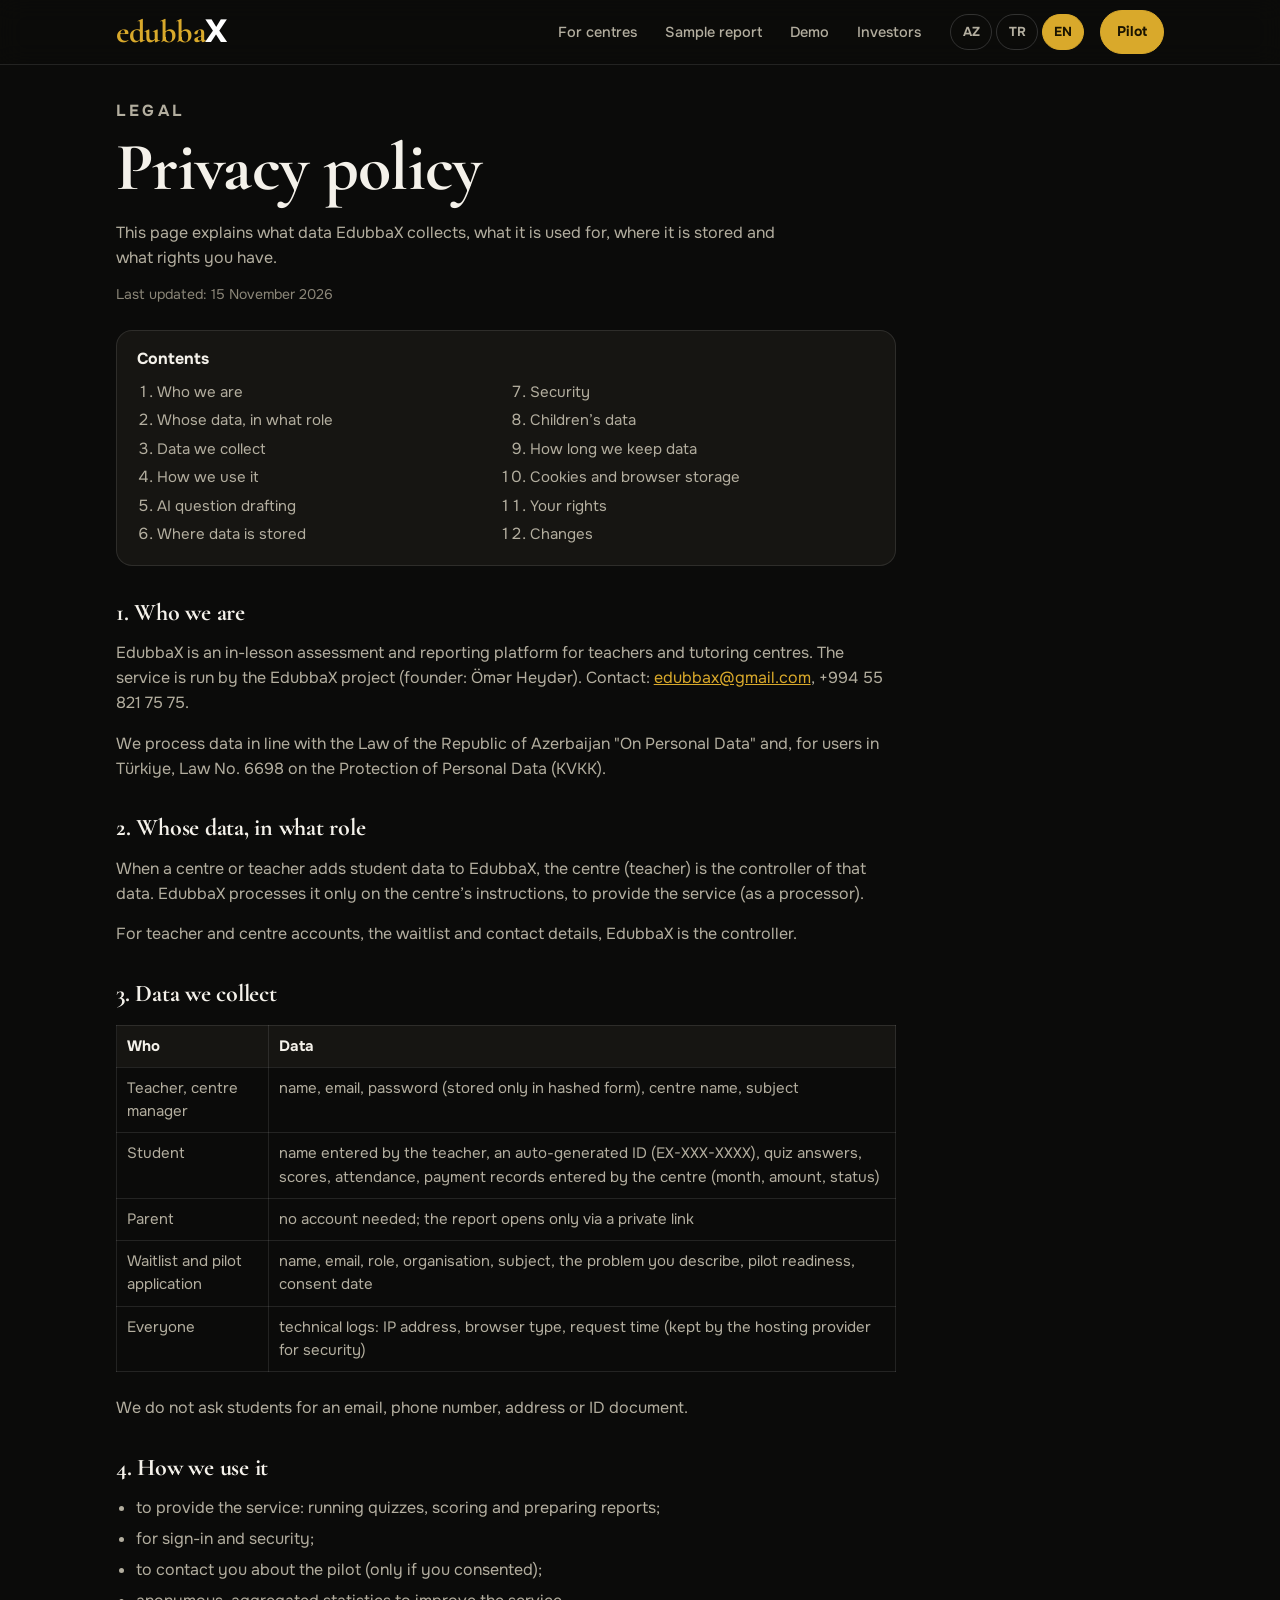
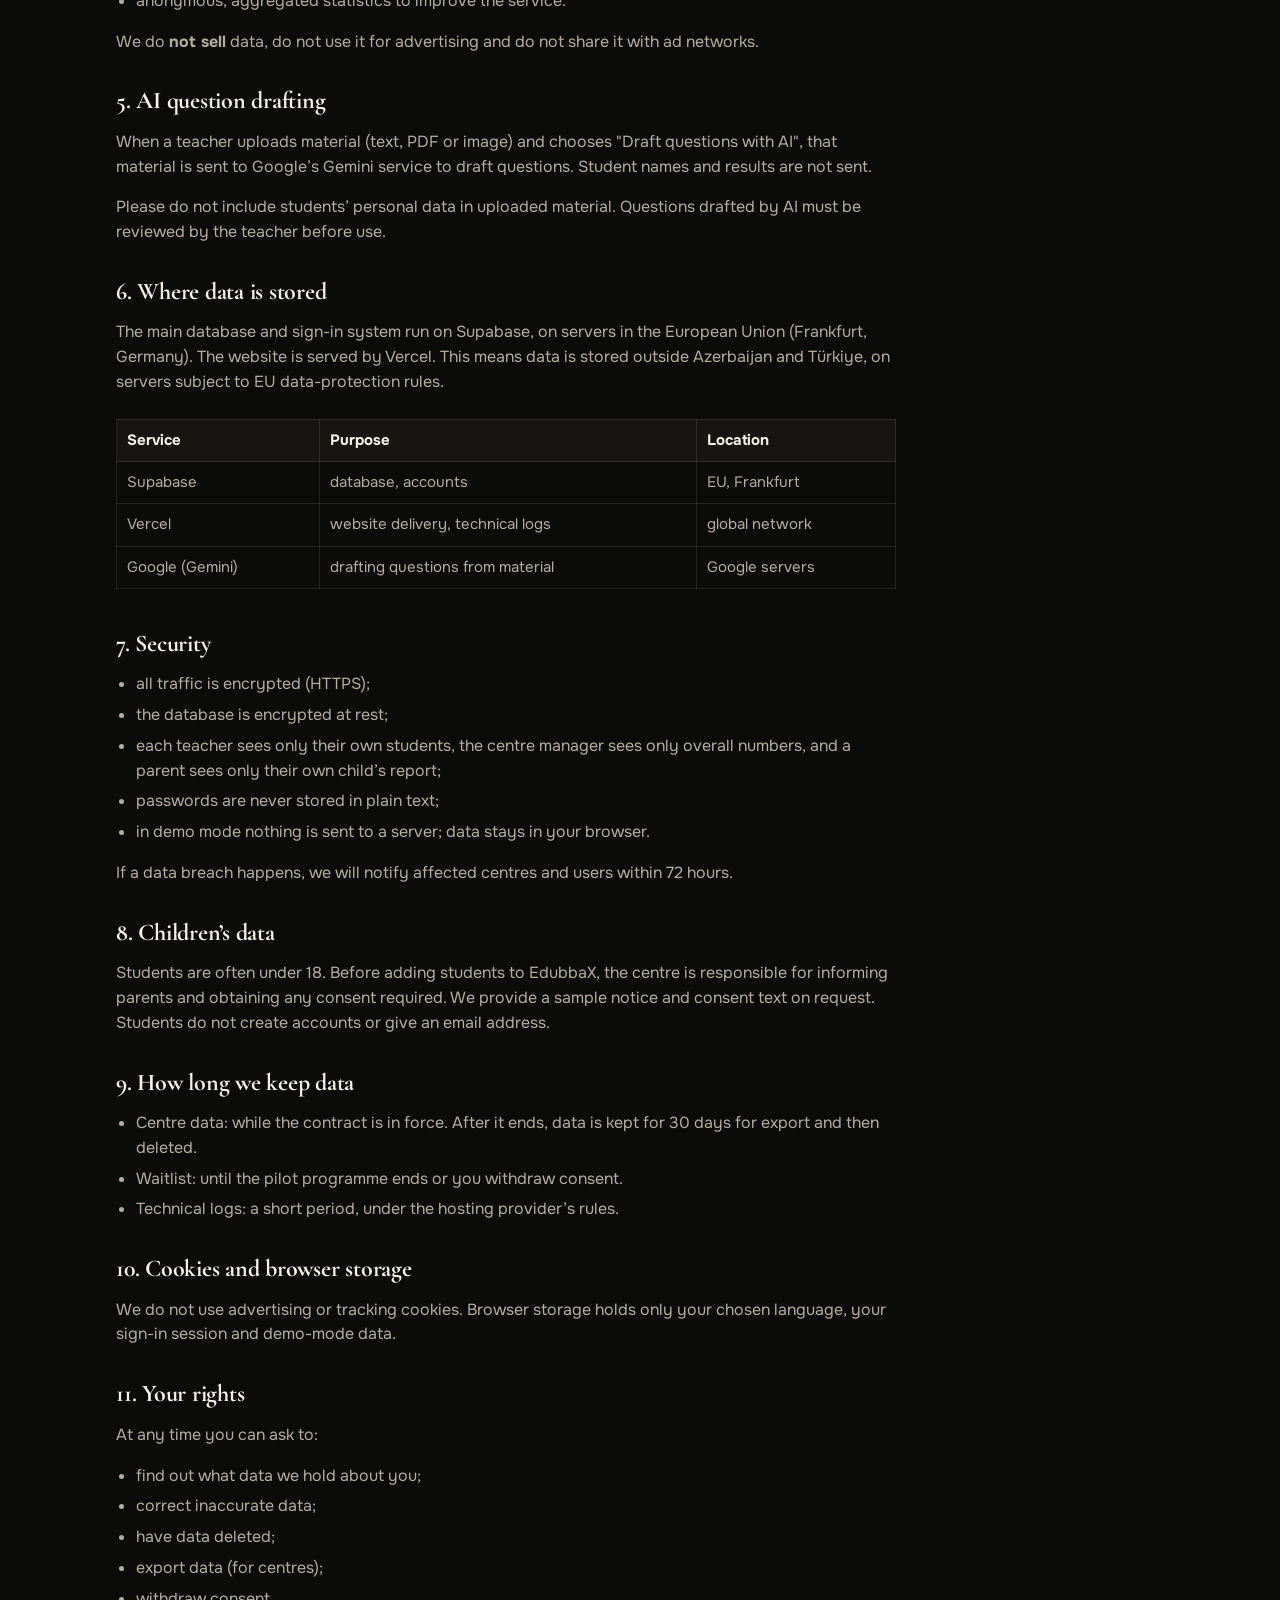
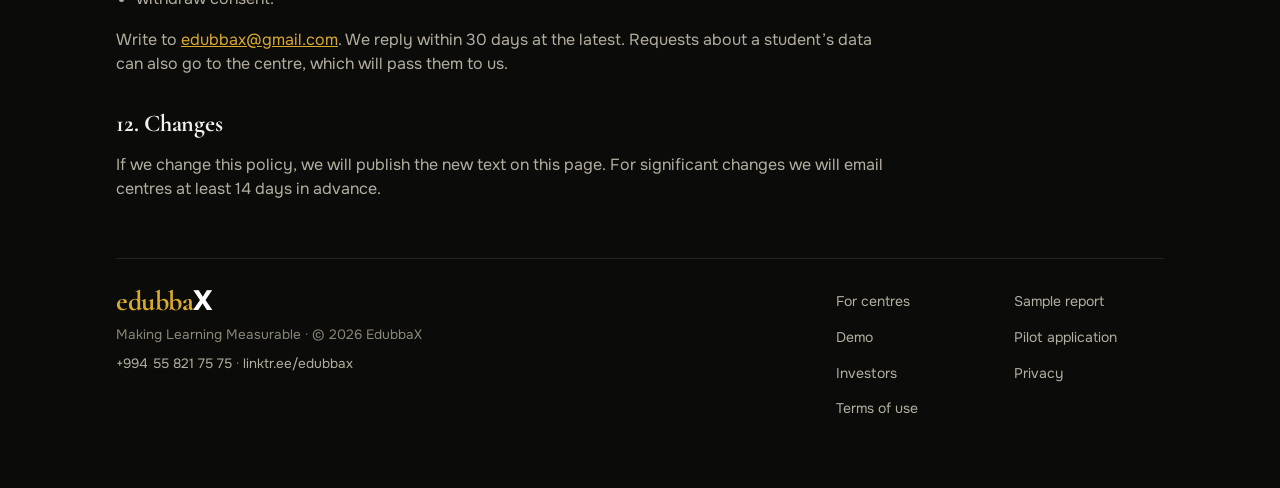
<file: privacy.html>
<!DOCTYPE html><html lang="az"><head>
<meta charset="utf-8">
<meta name="viewport" content="width=device-width,initial-scale=1">
<!-- seo:start -->
<title>Məxfilik siyasəti | EdubbaX</title>
<meta name="description" content="EdubbaX hansı məlumatları toplayır, harada saxlayır (Aİ, Frankfurt), necə qoruyur və sizin hansı hüquqlarınız var. Azərbaycan qanunu və KVKK-ya uyğun.">
<meta name="robots" content="index,follow,max-image-preview:large">
<link rel="canonical" href="https://edubbax.vercel.app/privacy">
<link rel="alternate" hreflang="az" href="https://edubbax.vercel.app/privacy">
<link rel="alternate" hreflang="tr" href="https://edubbax.vercel.app/privacy?lang=tr">
<link rel="alternate" hreflang="en" href="https://edubbax.vercel.app/privacy?lang=en">
<link rel="alternate" hreflang="x-default" href="https://edubbax.vercel.app/privacy">
<meta name="theme-color" content="#0D0C0A">
<meta name="author" content="EdubbaX">
<link rel="icon" href="/favicon.ico" sizes="32x32">
<link rel="icon" href="/assets/favicon.svg" type="image/svg+xml">
<link rel="apple-touch-icon" href="/assets/apple-touch-icon.png">
<link rel="manifest" href="/site.webmanifest">
<meta property="og:type" content="article">
<meta property="og:site_name" content="EdubbaX">
<meta property="og:title" content="Məxfilik siyasəti | EdubbaX">
<meta property="og:description" content="EdubbaX hansı məlumatları toplayır, harada saxlayır (Aİ, Frankfurt), necə qoruyur və sizin hansı hüquqlarınız var. Azərbaycan qanunu və KVKK-ya uyğun.">
<meta property="og:url" content="https://edubbax.vercel.app/privacy">
<meta property="og:image" content="https://edubbax.vercel.app/assets/og-image.png">
<meta property="og:image:width" content="1200">
<meta property="og:image:height" content="630">
<meta property="og:image:alt" content="EdubbaX — Making Learning Measurable">
<meta property="og:locale" content="az_AZ">
<meta property="og:locale:alternate" content="tr_TR">
<meta property="og:locale:alternate" content="en_US">
<meta name="twitter:card" content="summary_large_image">
<meta name="twitter:title" content="Məxfilik siyasəti | EdubbaX">
<meta name="twitter:description" content="EdubbaX hansı məlumatları toplayır, harada saxlayır (Aİ, Frankfurt), necə qoruyur və sizin hansı hüquqlarınız var. Azərbaycan qanunu və KVKK-ya uyğun.">
<meta name="twitter:image" content="https://edubbax.vercel.app/assets/og-image.png">
<script type="application/ld+json">{"@context": "https://schema.org", "@graph": [{"@type": "Organization", "@id": "https://edubbax.vercel.app/#org", "name": "EdubbaX", "url": "https://edubbax.vercel.app/", "logo": "https://edubbax.vercel.app/assets/icon-512.png", "slogan": "Making Learning Measurable", "founder": {"@type": "Person", "name": "Ömər Heydər", "alternateName": "Omar Heydar", "jobTitle": "Founder & CEO", "sameAs": ["https://www.linkedin.com/in/omarheydar"]}, "sameAs": ["https://www.instagram.com/edubbax/", "https://www.instagram.com/edubbax.az/", "https://www.instagram.com/edubbax.tr/", "https://youtube.com/@edubbax", "https://linktr.ee/edubbax"], "contactPoint": {"@type": "ContactPoint", "contactType": "sales", "telephone": "+994558217575", "url": "https://edubbax.vercel.app/waitlist", "availableLanguage": ["az", "tr", "en", "ru"]}, "areaServed": ["AZ", "TR"]}, {"@type": "BreadcrumbList", "itemListElement": [{"@type": "ListItem", "position": 1, "name": "EdubbaX", "item": "https://edubbax.vercel.app/"}, {"@type": "ListItem", "position": 2, "name": "Məxfilik siyasəti", "item": "https://edubbax.vercel.app/privacy"}]}, {"@type": "WebPage", "@id": "https://edubbax.vercel.app/privacy", "url": "https://edubbax.vercel.app/privacy", "name": "Məxfilik siyasəti | EdubbaX", "description": "EdubbaX hansı məlumatları toplayır, harada saxlayır (Aİ, Frankfurt), necə qoruyur və sizin hansı hüquqlarınız var. Azərbaycan qanunu və KVKK-ya uyğun.", "inLanguage": "az", "isPartOf": {"@type": "WebSite", "@id": "https://edubbax.vercel.app/#site", "name": "EdubbaX", "url": "https://edubbax.vercel.app/"}, "dateModified": "2026-11-15"}]}</script>
<!-- seo:end -->
<link rel="preconnect" href="https://fonts.googleapis.com">
<link rel="preconnect" href="https://fonts.gstatic.com" crossorigin="">
<link rel="stylesheet" href="https://fonts.googleapis.com/css2?family=Cormorant+Garamond:wght@600;700&amp;family=Onest:wght@400;500;600;700;800&amp;display=swap" media="print" onload="this.media='all'">
<link rel="stylesheet" href="/assets/site.css">
</head>
<body data-page="privacy">
<!-- hdr:start -->
<a class="skip" href="#main" data-t="skip">Əsas məzmuna keç</a>
<header class="hdr"><div class="hdr-in">
  <a class="logo" data-l="/" href="/" aria-label="EdubbaX">edubba<b>X</b></a>
  <nav class="nav" data-ta="navLabel" aria-label="Əsas menyu"><a class="nav-a" data-page-link="courses" data-l="/courses" href="/courses" data-t="nCourses">Kurslar üçün</a><a class="nav-a" data-page-link="sample" data-l="/sample-report" href="/sample-report" data-t="nSample">Nümunə hesabat</a><a class="nav-a" data-page-link="demo" data-l="/" href="/" data-t="nDemo">Demo</a><a class="nav-a" data-page-link="investors" data-l="/investors" href="/investors" data-t="nInv">İnvestorlar</a></nav>
  <div class="lang" role="group" aria-label="Language / Dil"><button type="button" data-l="az" lang="az" aria-pressed="true">AZ</button><button type="button" data-l="tr" lang="tr" aria-pressed="false">TR</button><button type="button" data-l="en" lang="en" aria-pressed="false">EN</button></div>
  <a class="btn gold hide-m" data-l="/waitlist" href="/waitlist" data-t="ctaShort">Pilot</a>
  <button class="burger" type="button" aria-expanded="false" aria-controls="mnav" data-ta="menu" aria-label="Menyu"><svg viewBox="0 0 24 24" fill="none" stroke="currentColor" stroke-width="2" stroke-linecap="round" aria-hidden="true"><path d="M4 7h16M4 12h16M4 17h16"></path></svg></button>
</div></header>
<div class="mnav" id="mnav"><a class="nav-a" data-page-link="courses" data-l="/courses" href="/courses" data-t="nCourses">Kurslar üçün</a><a class="nav-a" data-page-link="sample" data-l="/sample-report" href="/sample-report" data-t="nSample">Nümunə hesabat</a><a class="nav-a" data-page-link="demo" data-l="/" href="/" data-t="nDemo">Demo</a><a class="nav-a" data-page-link="investors" data-l="/investors" href="/investors" data-t="nInv">İnvestorlar</a><div class="lang" role="group" aria-label="Language / Dil"><button type="button" data-l="az" lang="az" aria-pressed="true">AZ</button><button type="button" data-l="tr" lang="tr" aria-pressed="false">TR</button><button type="button" data-l="en" lang="en" aria-pressed="false">EN</button></div><a class="btn gold" data-l="/waitlist" href="/waitlist" data-t="ctaPilot">Pilot üçün müraciət et</a></div>
<!-- hdr:end -->
<main id="main" class="wrap">
  <article class="legal">
    <p class="eyebrow" data-t="eb">Hüquqi məlumat</p>
    <h1 data-t="h">Məxfilik siyasəti</h1>
    <p class="lead" data-t="p">Bu səhifə EdubbaX-ın hansı məlumatları topladığını, nə üçün istifadə etdiyini, harada saxladığını və sizin hansı hüquqlarınızın olduğunu izah edir.</p>
    <p class="upd" data-t="upd">Son yenilənmə: 15 noyabr 2026</p>
    <nav class="toc" aria-label="Contents"><b data-t="toc">Mündəricat</b><ol id="toc"><li><a href="#s1">Biz kimik</a></li><li><a href="#s2">Kimin məlumatları, hansı rolda</a></li><li><a href="#s3">Topladığımız məlumatlar</a></li><li><a href="#s4">Nə üçün istifadə edirik</a></li><li><a href="#s5">AI ilə sual hazırlanması</a></li><li><a href="#s6">Məlumatlar harada saxlanılır</a></li><li><a href="#s7">Təhlükəsizlik</a></li><li><a href="#s8">Uşaqların məlumatları</a></li><li><a href="#s9">Saxlama müddəti</a></li><li><a href="#s10">Kukilər və brauzer yaddaşı</a></li><li><a href="#s11">Sizin hüquqlarınız</a></li><li><a href="#s12">Dəyişikliklər</a></li></ol></nav>
    <div id="body"><section id="s1" style="margin:0"><h2>1. Biz kimik</h2><p>EdubbaX müəllimlər və tədris mərkəzləri üçün dərs içi qiymətləndirmə və hesabat platformasıdır. Xidməti EdubbaX layihəsi (təsisçi: Ömər Heydər) idarə edir. Əlaqə: <a href="mailto:edubbax@gmail.com" style="color: var(--gold);">edubbax@gmail.com</a>, +994 55 821 75 75.</p><p>Məlumatları Azərbaycan Respublikasının "Fərdi məlumatlar haqqında" Qanununa, Türkiyədəki istifadəçilər üçün isə 6698 saylı Fərdi Məlumatların Qorunması Qanununa (KVKK) uyğun emal edirik.</p></section><section id="s2" style="margin:0"><h2>2. Kimin məlumatları, hansı rolda</h2><p>Kurs və ya müəllim EdubbaX-a şagird məlumatı əlavə edəndə həmin məlumatın sahibi və ona görə məsuliyyət daşıyan tərəf kurs (müəllim) olur. EdubbaX bu məlumatı yalnız kursun tapşırığı ilə, xidməti göstərmək üçün emal edir.</p><p>Müəllim və mərkəz hesabları, gözləmə siyahısı və əlaqə məlumatları üçün isə məsuliyyət daşıyan tərəf EdubbaX-dır.</p></section><section id="s3" style="margin:0"><h2>3. Topladığımız məlumatlar</h2><div class="tablewrap"><table><tbody><tr><th>Kim</th><th>Məlumat</th></tr><tr><td>Müəllim, mərkəz rəhbəri</td><td>ad, e-poçt, şifrə (yalnız şifrələnmiş formada saxlanır), mərkəzin adı, fənn</td></tr><tr><td>Şagird</td><td>müəllimin yazdığı ad, avtomatik yaradılan ID (EX-XXX-XXXX), test cavabları, ballar, davamiyyət, kursun daxil etdiyi ödəniş qeydləri (ay, məbləğ, status)</td></tr><tr><td>Valideyn</td><td>hesab tələb olunmur; hesabat yalnız xüsusi link ilə açılır</td></tr><tr><td>Gözləmə siyahısı və pilot müraciəti</td><td>ad, e-poçt, rol, qurum, fənn, qeyd etdiyiniz problem, pilota hazırlıq, razılıq tarixi</td></tr><tr><td>Hər kəs</td><td>texniki jurnallar: IP ünvanı, brauzer növü, sorğu vaxtı (hosting provayderi tərəfindən, təhlükəsizlik üçün)</td></tr></tbody></table></div><p>Şagirdlərdən e-poçt, telefon, ünvan və ya şəxsiyyət vəsiqəsi məlumatı istəmirik.</p></section><section id="s4" style="margin:0"><h2>4. Nə üçün istifadə edirik</h2><ul><li>xidməti göstərmək: test aparmaq, bal hesablamaq, hesabat hazırlamaq;</li><li>hesaba giriş və təhlükəsizlik;</li><li>pilot üçün sizinlə əlaqə saxlamaq (yalnız razılıq vermisinizsə);</li><li>xidməti yaxşılaşdırmaq üçün adsız, ümumiləşdirilmiş statistika.</li></ul><p>Məlumatları <b>satmırıq</b>, reklam üçün istifadə etmirik və reklam şəbəkələri ilə paylaşmırıq.</p></section><section id="s5" style="margin:0"><h2>5. AI ilə sual hazırlanması</h2><p>Müəllim material (mətn, PDF və ya şəkil) yükləyib "AI ilə sual hazırla" seçəndə həmin material sual hazırlamaq üçün Google-un Gemini xidmətinə ötürülür. Bu zaman şagird adları və nəticələri göndərilmir.</p><p>Xahiş edirik, yüklədiyiniz materiala şagirdlərin şəxsi məlumatlarını daxil etməyin. AI-nin hazırladığı suallar istifadədən əvvəl müəllim tərəfindən yoxlanılmalıdır.</p></section><section id="s6" style="margin:0"><h2>6. Məlumatlar harada saxlanılır</h2><p>Əsas məlumat bazası və giriş sistemi Supabase xidmətində, Avropa İttifaqında (Almaniya, Frankfurt) yerləşən serverlərdədir. Sayt Vercel xidməti ilə yayımlanır. Bu o deməkdir ki, məlumatlar Azərbaycan və Türkiyə hüdudlarından kənarda, Avropa İttifaqının məlumat qorunması tələblərinə tabe olan serverlərdə saxlanılır.</p><div class="tablewrap"><table><tbody><tr><th>Xidmət</th><th>Nə üçün</th><th>Yer</th></tr><tr><td>Supabase</td><td>məlumat bazası, hesablar</td><td>Aİ, Frankfurt</td></tr><tr><td>Vercel</td><td>saytın yayımı, texniki jurnallar</td><td>qlobal şəbəkə</td></tr><tr><td>Google (Gemini)</td><td>materialdan sual hazırlanması</td><td>Google serverləri</td></tr></tbody></table></div></section><section id="s7" style="margin:0"><h2>7. Təhlükəsizlik</h2><ul><li>bütün əlaqə şifrələnmiş kanalla (HTTPS) gedir;</li><li>məlumat bazası diskdə şifrələnmiş saxlanılır;</li><li>hər müəllim yalnız öz şagirdlərini görür, mərkəz rəhbəri yalnız ümumi rəqəmləri görür, valideyn yalnız öz övladının hesabatını görür;</li><li>şifrələr açıq mətn kimi saxlanılmır;</li><li>demo rejimində məlumat serverə göndərilmir, yalnız sizin brauzerinizdə qalır.</li></ul><p>Məlumat sızması baş verərsə, təsirlənən kursları və istifadəçiləri 72 saat ərzində xəbərdar edəcəyik.</p></section><section id="s8" style="margin:0"><h2>8. Uşaqların məlumatları</h2><p>Şagirdlər çox vaxt 18 yaşdan kiçik olur. Kurs şagirdləri EdubbaX-a əlavə etməzdən əvvəl valideynləri məlumatlandırmağa və lazım olan razılığı almağa cavabdehdir. Bunun üçün nümunə razılıq mətnini sorğu ilə təqdim edirik. Şagird özü hesab yaratmır və e-poçt ünvanı vermir.</p></section><section id="s9" style="margin:0"><h2>9. Saxlama müddəti</h2><ul><li>Kurs məlumatları: müqavilə qüvvədə olduğu müddətdə. Müqavilə bitəndən sonra 30 gün ərzində ixrac üçün saxlanılır, sonra silinir.</li><li>Gözləmə siyahısı: pilot proqramı bitənə qədər və ya razılığınızı geri götürənə qədər.</li><li>Texniki jurnallar: hosting provayderinin qaydasına uyğun qısa müddət.</li></ul></section><section id="s10" style="margin:0"><h2>10. Kukilər və brauzer yaddaşı</h2><p>Reklam və izləmə kukilərindən istifadə etmirik. Brauzerin yaddaşında yalnız seçdiyiniz dil, giriş sessiyası və demo rejimindəki məlumatlar saxlanılır.</p></section><section id="s11" style="margin:0"><h2>11. Sizin hüquqlarınız</h2><p>İstənilən vaxt aşağıdakıları tələb edə bilərsiniz:</p><ul><li>haqqınızda hansı məlumatın saxlanıldığını öyrənmək;</li><li>səhv məlumatı düzəltmək;</li><li>məlumatın silinməsi;</li><li>məlumatın ixracı (kurslar üçün);</li><li>razılığı geri götürmək.</li></ul><p>Tələbi <a href="mailto:edubbax@gmail.com" style="color: var(--gold);">edubbax@gmail.com</a> ünvanına yazın. Ən geci 30 gün ərzində cavab veririk. Şagirdin məlumatı ilə bağlı tələbi kursa da göndərə bilərsiniz, kurs onu bizə ötürəcək.</p></section><section id="s12" style="margin:0"><h2>12. Dəyişikliklər</h2><p>Bu siyasəti dəyişsək, yeni mətni bu səhifədə dərc edəcəyik. Əhəmiyyətli dəyişiklik olarsa, kursları ən azı 14 gün əvvəl e-poçtla xəbərdar edəcəyik.</p></section></div>
  </article>
</main>
<!-- ftr:start -->
<div class="wrap ftw"><footer class="foot">
  <div><a class="logo" data-l="/" href="/" aria-label="EdubbaX">edubba<b>X</b></a><p class="ftag">Making Learning Measurable · © 2026 EdubbaX</p><p class="ftag"><a href="tel:+994558217575">+994 55 821 75 75</a> · <a href="https://linktr.ee/edubbax" target="_blank" rel="noopener">linktr.ee/edubbax</a></p></div>
  <nav data-ta="footLabel" aria-label="Sayt xəritəsi"><a data-l="/courses" href="/courses" data-t="nCourses">Kurslar üçün</a><a data-l="/sample-report" href="/sample-report" data-t="nSample">Nümunə hesabat</a><a data-l="/" href="/" data-t="nDemo">Demo</a><a data-l="/waitlist" href="/waitlist" data-t="nWait">Pilot müraciəti</a><a data-l="/investors" href="/investors" data-t="nInv">İnvestorlar</a><a data-l="/privacy" href="/privacy" data-t="nPrivacy">Məxfilik</a><a data-l="/terms" href="/terms" data-t="nTerms">İstifadə şərtləri</a></nav>
</footer></div>
<!-- ftr:end -->
<script src="/assets/i18n.js"></script>
<script>
const T={
az:{title:'Məxfilik siyasəti | EdubbaX',desc:'EdubbaX hansı məlumatları toplayır, harada saxlayır (Aİ, Frankfurt), necə qoruyur və sizin hansı hüquqlarınız var. Azərbaycan qanunu və KVKK-ya uyğun.',
eb:'Hüquqi məlumat',h:'Məxfilik siyasəti',p:'Bu səhifə EdubbaX-ın hansı məlumatları topladığını, nə üçün istifadə etdiyini, harada saxladığını və sizin hansı hüquqlarınızın olduğunu izah edir.',upd:'Son yenilənmə: 15 noyabr 2026',toc:'Mündəricat',
S:[
['Biz kimik','<p>EdubbaX müəllimlər və tədris mərkəzləri üçün dərs içi qiymətləndirmə və hesabat platformasıdır. Xidməti EdubbaX layihəsi (təsisçi: Ömər Heydər) idarə edir. Əlaqə: <a href="mailto:edubbax@gmail.com">edubbax@gmail.com</a>, +994 55 821 75 75.</p><p>Məlumatları Azərbaycan Respublikasının "Fərdi məlumatlar haqqında" Qanununa, Türkiyədəki istifadəçilər üçün isə 6698 saylı Fərdi Məlumatların Qorunması Qanununa (KVKK) uyğun emal edirik.</p>'],
['Kimin məlumatları, hansı rolda','<p>Kurs və ya müəllim EdubbaX-a şagird məlumatı əlavə edəndə həmin məlumatın sahibi və ona görə məsuliyyət daşıyan tərəf kurs (müəllim) olur. EdubbaX bu məlumatı yalnız kursun tapşırığı ilə, xidməti göstərmək üçün emal edir.</p><p>Müəllim və mərkəz hesabları, gözləmə siyahısı və əlaqə məlumatları üçün isə məsuliyyət daşıyan tərəf EdubbaX-dır.</p>'],
['Topladığımız məlumatlar','<div class="tablewrap"><table><tr><th>Kim</th><th>Məlumat</th></tr><tr><td>Müəllim, mərkəz rəhbəri</td><td>ad, e-poçt, şifrə (yalnız şifrələnmiş formada saxlanır), mərkəzin adı, fənn</td></tr><tr><td>Şagird</td><td>müəllimin yazdığı ad, avtomatik yaradılan ID (EX-XXX-XXXX), test cavabları, ballar, davamiyyət, kursun daxil etdiyi ödəniş qeydləri (ay, məbləğ, status)</td></tr><tr><td>Valideyn</td><td>hesab tələb olunmur; hesabat yalnız xüsusi link ilə açılır</td></tr><tr><td>Gözləmə siyahısı və pilot müraciəti</td><td>ad, e-poçt, rol, qurum, fənn, qeyd etdiyiniz problem, pilota hazırlıq, razılıq tarixi</td></tr><tr><td>Hər kəs</td><td>texniki jurnallar: IP ünvanı, brauzer növü, sorğu vaxtı (hosting provayderi tərəfindən, təhlükəsizlik üçün)</td></tr></table></div><p>Şagirdlərdən e-poçt, telefon, ünvan və ya şəxsiyyət vəsiqəsi məlumatı istəmirik.</p>'],
['Nə üçün istifadə edirik','<ul><li>xidməti göstərmək: test aparmaq, bal hesablamaq, hesabat hazırlamaq;</li><li>hesaba giriş və təhlükəsizlik;</li><li>pilot üçün sizinlə əlaqə saxlamaq (yalnız razılıq vermisinizsə);</li><li>xidməti yaxşılaşdırmaq üçün adsız, ümumiləşdirilmiş statistika.</li></ul><p>Məlumatları <b>satmırıq</b>, reklam üçün istifadə etmirik və reklam şəbəkələri ilə paylaşmırıq.</p>'],
['AI ilə sual hazırlanması','<p>Müəllim material (mətn, PDF və ya şəkil) yükləyib "AI ilə sual hazırla" seçəndə həmin material sual hazırlamaq üçün Google-un Gemini xidmətinə ötürülür. Bu zaman şagird adları və nəticələri göndərilmir.</p><p>Xahiş edirik, yüklədiyiniz materiala şagirdlərin şəxsi məlumatlarını daxil etməyin. AI-nin hazırladığı suallar istifadədən əvvəl müəllim tərəfindən yoxlanılmalıdır.</p>'],
['Məlumatlar harada saxlanılır','<p>Əsas məlumat bazası və giriş sistemi Supabase xidmətində, Avropa İttifaqında (Almaniya, Frankfurt) yerləşən serverlərdədir. Sayt Vercel xidməti ilə yayımlanır. Bu o deməkdir ki, məlumatlar Azərbaycan və Türkiyə hüdudlarından kənarda, Avropa İttifaqının məlumat qorunması tələblərinə tabe olan serverlərdə saxlanılır.</p><div class="tablewrap"><table><tr><th>Xidmət</th><th>Nə üçün</th><th>Yer</th></tr><tr><td>Supabase</td><td>məlumat bazası, hesablar</td><td>Aİ, Frankfurt</td></tr><tr><td>Vercel</td><td>saytın yayımı, texniki jurnallar</td><td>qlobal şəbəkə</td></tr><tr><td>Google (Gemini)</td><td>materialdan sual hazırlanması</td><td>Google serverləri</td></tr></table></div>'],
['Təhlükəsizlik','<ul><li>bütün əlaqə şifrələnmiş kanalla (HTTPS) gedir;</li><li>məlumat bazası diskdə şifrələnmiş saxlanılır;</li><li>hər müəllim yalnız öz şagirdlərini görür, mərkəz rəhbəri yalnız ümumi rəqəmləri görür, valideyn yalnız öz övladının hesabatını görür;</li><li>şifrələr açıq mətn kimi saxlanılmır;</li><li>demo rejimində məlumat serverə göndərilmir, yalnız sizin brauzerinizdə qalır.</li></ul><p>Məlumat sızması baş verərsə, təsirlənən kursları və istifadəçiləri 72 saat ərzində xəbərdar edəcəyik.</p>'],
['Uşaqların məlumatları','<p>Şagirdlər çox vaxt 18 yaşdan kiçik olur. Kurs şagirdləri EdubbaX-a əlavə etməzdən əvvəl valideynləri məlumatlandırmağa və lazım olan razılığı almağa cavabdehdir. Bunun üçün nümunə razılıq mətnini sorğu ilə təqdim edirik. Şagird özü hesab yaratmır və e-poçt ünvanı vermir.</p>'],
['Saxlama müddəti','<ul><li>Kurs məlumatları: müqavilə qüvvədə olduğu müddətdə. Müqavilə bitəndən sonra 30 gün ərzində ixrac üçün saxlanılır, sonra silinir.</li><li>Gözləmə siyahısı: pilot proqramı bitənə qədər və ya razılığınızı geri götürənə qədər.</li><li>Texniki jurnallar: hosting provayderinin qaydasına uyğun qısa müddət.</li></ul>'],
['Kukilər və brauzer yaddaşı','<p>Reklam və izləmə kukilərindən istifadə etmirik. Brauzerin yaddaşında yalnız seçdiyiniz dil, giriş sessiyası və demo rejimindəki məlumatlar saxlanılır.</p>'],
['Sizin hüquqlarınız','<p>İstənilən vaxt aşağıdakıları tələb edə bilərsiniz:</p><ul><li>haqqınızda hansı məlumatın saxlanıldığını öyrənmək;</li><li>səhv məlumatı düzəltmək;</li><li>məlumatın silinməsi;</li><li>məlumatın ixracı (kurslar üçün);</li><li>razılığı geri götürmək.</li></ul><p>Tələbi <a href="mailto:edubbax@gmail.com">edubbax@gmail.com</a> ünvanına yazın. Ən geci 30 gün ərzində cavab veririk. Şagirdin məlumatı ilə bağlı tələbi kursa da göndərə bilərsiniz, kurs onu bizə ötürəcək.</p>'],
['Dəyişikliklər','<p>Bu siyasəti dəyişsək, yeni mətni bu səhifədə dərc edəcəyik. Əhəmiyyətli dəyişiklik olarsa, kursları ən azı 14 gün əvvəl e-poçtla xəbərdar edəcəyik.</p>']
]},
tr:{title:'Gizlilik politikası | EdubbaX',desc:'EdubbaX hangi verileri topluyor, nerede saklıyor (AB, Frankfurt), nasıl koruyor ve haklarınız neler. Azerbaycan mevzuatı ve KVKK’ya uygun.',
eb:'Yasal bilgi',h:'Gizlilik politikası',p:'Bu sayfa EdubbaX’in hangi verileri topladığını, ne için kullandığını, nerede sakladığını ve hangi haklara sahip olduğunuzu açıklar.',upd:'Son güncelleme: 15 Kasım 2026',toc:'İçindekiler',
S:[
['Biz kimiz','<p>EdubbaX, öğretmenler ve kurs merkezleri için ders içi ölçme ve raporlama platformudur. Hizmeti EdubbaX projesi (kurucu: Ömər Heydər) yürütür. İletişim: <a href="mailto:edubbax@gmail.com">edubbax@gmail.com</a>, +994 55 821 75 75.</p><p>Verileri Azerbaycan Cumhuriyeti "Kişisel Veriler Hakkında" Kanunu’na, Türkiye’deki kullanıcılar için ise 6698 sayılı Kişisel Verilerin Korunması Kanunu’na (KVKK) uygun olarak işliyoruz.</p>'],
['Kimin verisi, hangi rolde','<p>Kurs veya öğretmen EdubbaX’e öğrenci verisi eklediğinde bu verinin sorumlusu kurstur (öğretmendir). EdubbaX bu veriyi yalnızca kursun talimatıyla, hizmeti sunmak için işler (veri işleyen).</p><p>Öğretmen ve merkez hesapları, bekleme listesi ve iletişim verileri için veri sorumlusu EdubbaX’tir.</p>'],
['Topladığımız veriler','<div class="tablewrap"><table><tr><th>Kim</th><th>Veri</th></tr><tr><td>Öğretmen, merkez yöneticisi</td><td>ad, e-posta, şifre (yalnızca şifrelenmiş hâlde saklanır), merkez adı, ders</td></tr><tr><td>Öğrenci</td><td>öğretmenin yazdığı ad, otomatik oluşturulan ID (EX-XXX-XXXX), test cevapları, puanlar, devam, kursun girdiği ödeme kayıtları (ay, tutar, durum)</td></tr><tr><td>Veli</td><td>hesap gerekmez; rapor yalnızca özel bağlantıyla açılır</td></tr><tr><td>Bekleme listesi ve pilot başvurusu</td><td>ad, e-posta, rol, kurum, ders, belirttiğiniz sorun, pilota hazırlık, onay tarihi</td></tr><tr><td>Herkes</td><td>teknik kayıtlar: IP adresi, tarayıcı türü, istek zamanı (barındırma sağlayıcısı tarafından, güvenlik için)</td></tr></table></div><p>Öğrencilerden e-posta, telefon, adres veya kimlik bilgisi istemiyoruz.</p>'],
['Ne için kullanıyoruz','<ul><li>hizmeti sunmak: test yapmak, puan hesaplamak, rapor hazırlamak;</li><li>hesaba giriş ve güvenlik;</li><li>pilot için sizinle iletişim kurmak (yalnızca onay verdiyseniz);</li><li>hizmeti geliştirmek için anonim, toplu istatistik.</li></ul><p>Verileri <b>satmıyoruz</b>, reklam için kullanmıyoruz ve reklam ağlarıyla paylaşmıyoruz.</p>'],
['Yapay zekâ ile soru hazırlama','<p>Öğretmen materyal (metin, PDF veya görsel) yükleyip "Yapay zekâ ile soru hazırla"yı seçtiğinde bu materyal soru hazırlamak için Google’ın Gemini hizmetine aktarılır. Bu sırada öğrenci adları ve sonuçları gönderilmez.</p><p>Lütfen yüklediğiniz materyale öğrencilerin kişisel verilerini eklemeyin. Yapay zekânın hazırladığı sorular kullanılmadan önce öğretmen tarafından kontrol edilmelidir.</p>'],
['Veriler nerede saklanıyor','<p>Ana veritabanı ve giriş sistemi Supabase hizmetinde, Avrupa Birliği’nde (Almanya, Frankfurt) bulunan sunuculardadır. Site Vercel hizmetiyle yayınlanır. Yani veriler Azerbaycan ve Türkiye dışında, Avrupa Birliği veri koruma kurallarına tabi sunucularda saklanır. Türkiye’deki kurslar için yurt dışına aktarım, KVKK’nın öngördüğü şartlara uygun olarak sözleşmede ayrıca düzenlenir.</p><div class="tablewrap"><table><tr><th>Hizmet</th><th>Ne için</th><th>Yer</th></tr><tr><td>Supabase</td><td>veritabanı, hesaplar</td><td>AB, Frankfurt</td></tr><tr><td>Vercel</td><td>sitenin yayını, teknik kayıtlar</td><td>küresel ağ</td></tr><tr><td>Google (Gemini)</td><td>materyalden soru hazırlama</td><td>Google sunucuları</td></tr></table></div>'],
['Güvenlik','<ul><li>tüm bağlantı şifreli kanaldan (HTTPS) yapılır;</li><li>veritabanı diskte şifreli saklanır;</li><li>her öğretmen yalnızca kendi öğrencilerini, merkez yöneticisi yalnızca genel sayıları, veli yalnızca kendi çocuğunun raporunu görür;</li><li>şifreler açık metin olarak saklanmaz;</li><li>demo modunda veri sunucuya gönderilmez, yalnızca tarayıcınızda kalır.</li></ul><p>Veri ihlali olursa etkilenen kursları ve kullanıcıları 72 saat içinde bilgilendiririz.</p>'],
['Çocukların verileri','<p>Öğrenciler çoğunlukla 18 yaşından küçüktür. Kurs, öğrencileri EdubbaX’e eklemeden önce velileri bilgilendirmek ve gerekli onayı almakla yükümlüdür. Bunun için örnek aydınlatma ve onay metnini talep üzerine sağlıyoruz. Öğrenci kendisi hesap açmaz ve e-posta vermez.</p>'],
['Saklama süresi','<ul><li>Kurs verileri: sözleşme yürürlükte olduğu sürece. Sözleşme bittikten sonra 30 gün dışa aktarım için saklanır, ardından silinir.</li><li>Bekleme listesi: pilot program bitene veya onayınızı geri alana kadar.</li><li>Teknik kayıtlar: barındırma sağlayıcısının kurallarına göre kısa süre.</li></ul>'],
['Çerezler ve tarayıcı belleği','<p>Reklam ve izleme çerezleri kullanmıyoruz. Tarayıcı belleğinde yalnızca seçtiğiniz dil, oturum bilgisi ve demo modundaki veriler tutulur.</p>'],
['Haklarınız','<p>İstediğiniz zaman şunları talep edebilirsiniz:</p><ul><li>hakkınızda hangi verinin saklandığını öğrenmek;</li><li>yanlış veriyi düzeltmek;</li><li>verinin silinmesi;</li><li>verinin dışa aktarılması (kurslar için);</li><li>onayı geri almak.</li></ul><p>Talebinizi <a href="mailto:edubbax@gmail.com">edubbax@gmail.com</a> adresine yazın. En geç 30 gün içinde yanıt veriyoruz. Öğrenci verisiyle ilgili talebi kursa da iletebilirsiniz; kurs bize aktarır.</p>'],
['Değişiklikler','<p>Bu politikayı değiştirirsek yeni metni bu sayfada yayınlarız. Önemli bir değişiklik olursa kursları en az 14 gün önce e-postayla bilgilendiririz.</p>']
]},
en:{title:'Privacy policy | EdubbaX',desc:'What data EdubbaX collects, where it is stored (EU, Frankfurt), how it is protected and what your rights are.',
eb:'Legal',h:'Privacy policy',p:'This page explains what data EdubbaX collects, what it is used for, where it is stored and what rights you have.',upd:'Last updated: 15 November 2026',toc:'Contents',
S:[
['Who we are','<p>EdubbaX is an in-lesson assessment and reporting platform for teachers and tutoring centres. The service is run by the EdubbaX project (founder: Ömər Heydər). Contact: <a href="mailto:edubbax@gmail.com">edubbax@gmail.com</a>, +994 55 821 75 75.</p><p>We process data in line with the Law of the Republic of Azerbaijan "On Personal Data" and, for users in Türkiye, Law No. 6698 on the Protection of Personal Data (KVKK).</p>'],
['Whose data, in what role','<p>When a centre or teacher adds student data to EdubbaX, the centre (teacher) is the controller of that data. EdubbaX processes it only on the centre’s instructions, to provide the service (as a processor).</p><p>For teacher and centre accounts, the waitlist and contact details, EdubbaX is the controller.</p>'],
['Data we collect','<div class="tablewrap"><table><tr><th>Who</th><th>Data</th></tr><tr><td>Teacher, centre manager</td><td>name, email, password (stored only in hashed form), centre name, subject</td></tr><tr><td>Student</td><td>name entered by the teacher, an auto-generated ID (EX-XXX-XXXX), quiz answers, scores, attendance, payment records entered by the centre (month, amount, status)</td></tr><tr><td>Parent</td><td>no account needed; the report opens only via a private link</td></tr><tr><td>Waitlist and pilot application</td><td>name, email, role, organisation, subject, the problem you describe, pilot readiness, consent date</td></tr><tr><td>Everyone</td><td>technical logs: IP address, browser type, request time (kept by the hosting provider for security)</td></tr></table></div><p>We do not ask students for an email, phone number, address or ID document.</p>'],
['How we use it','<ul><li>to provide the service: running quizzes, scoring and preparing reports;</li><li>for sign-in and security;</li><li>to contact you about the pilot (only if you consented);</li><li>anonymous, aggregated statistics to improve the service.</li></ul><p>We do <b>not sell</b> data, do not use it for advertising and do not share it with ad networks.</p>'],
['AI question drafting','<p>When a teacher uploads material (text, PDF or image) and chooses "Draft questions with AI", that material is sent to Google’s Gemini service to draft questions. Student names and results are not sent.</p><p>Please do not include students’ personal data in uploaded material. Questions drafted by AI must be reviewed by the teacher before use.</p>'],
['Where data is stored','<p>The main database and sign-in system run on Supabase, on servers in the European Union (Frankfurt, Germany). The website is served by Vercel. This means data is stored outside Azerbaijan and Türkiye, on servers subject to EU data-protection rules.</p><div class="tablewrap"><table><tr><th>Service</th><th>Purpose</th><th>Location</th></tr><tr><td>Supabase</td><td>database, accounts</td><td>EU, Frankfurt</td></tr><tr><td>Vercel</td><td>website delivery, technical logs</td><td>global network</td></tr><tr><td>Google (Gemini)</td><td>drafting questions from material</td><td>Google servers</td></tr></table></div>'],
['Security','<ul><li>all traffic is encrypted (HTTPS);</li><li>the database is encrypted at rest;</li><li>each teacher sees only their own students, the centre manager sees only overall numbers, and a parent sees only their own child’s report;</li><li>passwords are never stored in plain text;</li><li>in demo mode nothing is sent to a server; data stays in your browser.</li></ul><p>If a data breach happens, we will notify affected centres and users within 72 hours.</p>'],
['Children’s data','<p>Students are often under 18. Before adding students to EdubbaX, the centre is responsible for informing parents and obtaining any consent required. We provide a sample notice and consent text on request. Students do not create accounts or give an email address.</p>'],
['How long we keep data','<ul><li>Centre data: while the contract is in force. After it ends, data is kept for 30 days for export and then deleted.</li><li>Waitlist: until the pilot programme ends or you withdraw consent.</li><li>Technical logs: a short period, under the hosting provider’s rules.</li></ul>'],
['Cookies and browser storage','<p>We do not use advertising or tracking cookies. Browser storage holds only your chosen language, your sign-in session and demo-mode data.</p>'],
['Your rights','<p>At any time you can ask to:</p><ul><li>find out what data we hold about you;</li><li>correct inaccurate data;</li><li>have data deleted;</li><li>export data (for centres);</li><li>withdraw consent.</li></ul><p>Write to <a href="mailto:edubbax@gmail.com">edubbax@gmail.com</a>. We reply within 30 days at the latest. Requests about a student’s data can also go to the centre, which will pass them to us.</p>'],
['Changes','<p>If we change this policy, we will publish the new text on this page. For significant changes we will email centres at least 14 days in advance.</p>']
]}
};
edxI18n(T,(l,s)=>{
 document.getElementById('toc').innerHTML=s.S.map((x,i)=>`<li><a href="#s${i+1}">${x[0]}</a></li>`).join('');
 document.getElementById('body').innerHTML=s.S.map((x,i)=>`<section id="s${i+1}" style="margin:0"><h2>${i+1}. ${x[0]}</h2>${x[1]}</section>`).join('');
 document.querySelectorAll('#body a').forEach(a=>a.style.color='var(--gold)');
});
</script>







</body></html>
</file>
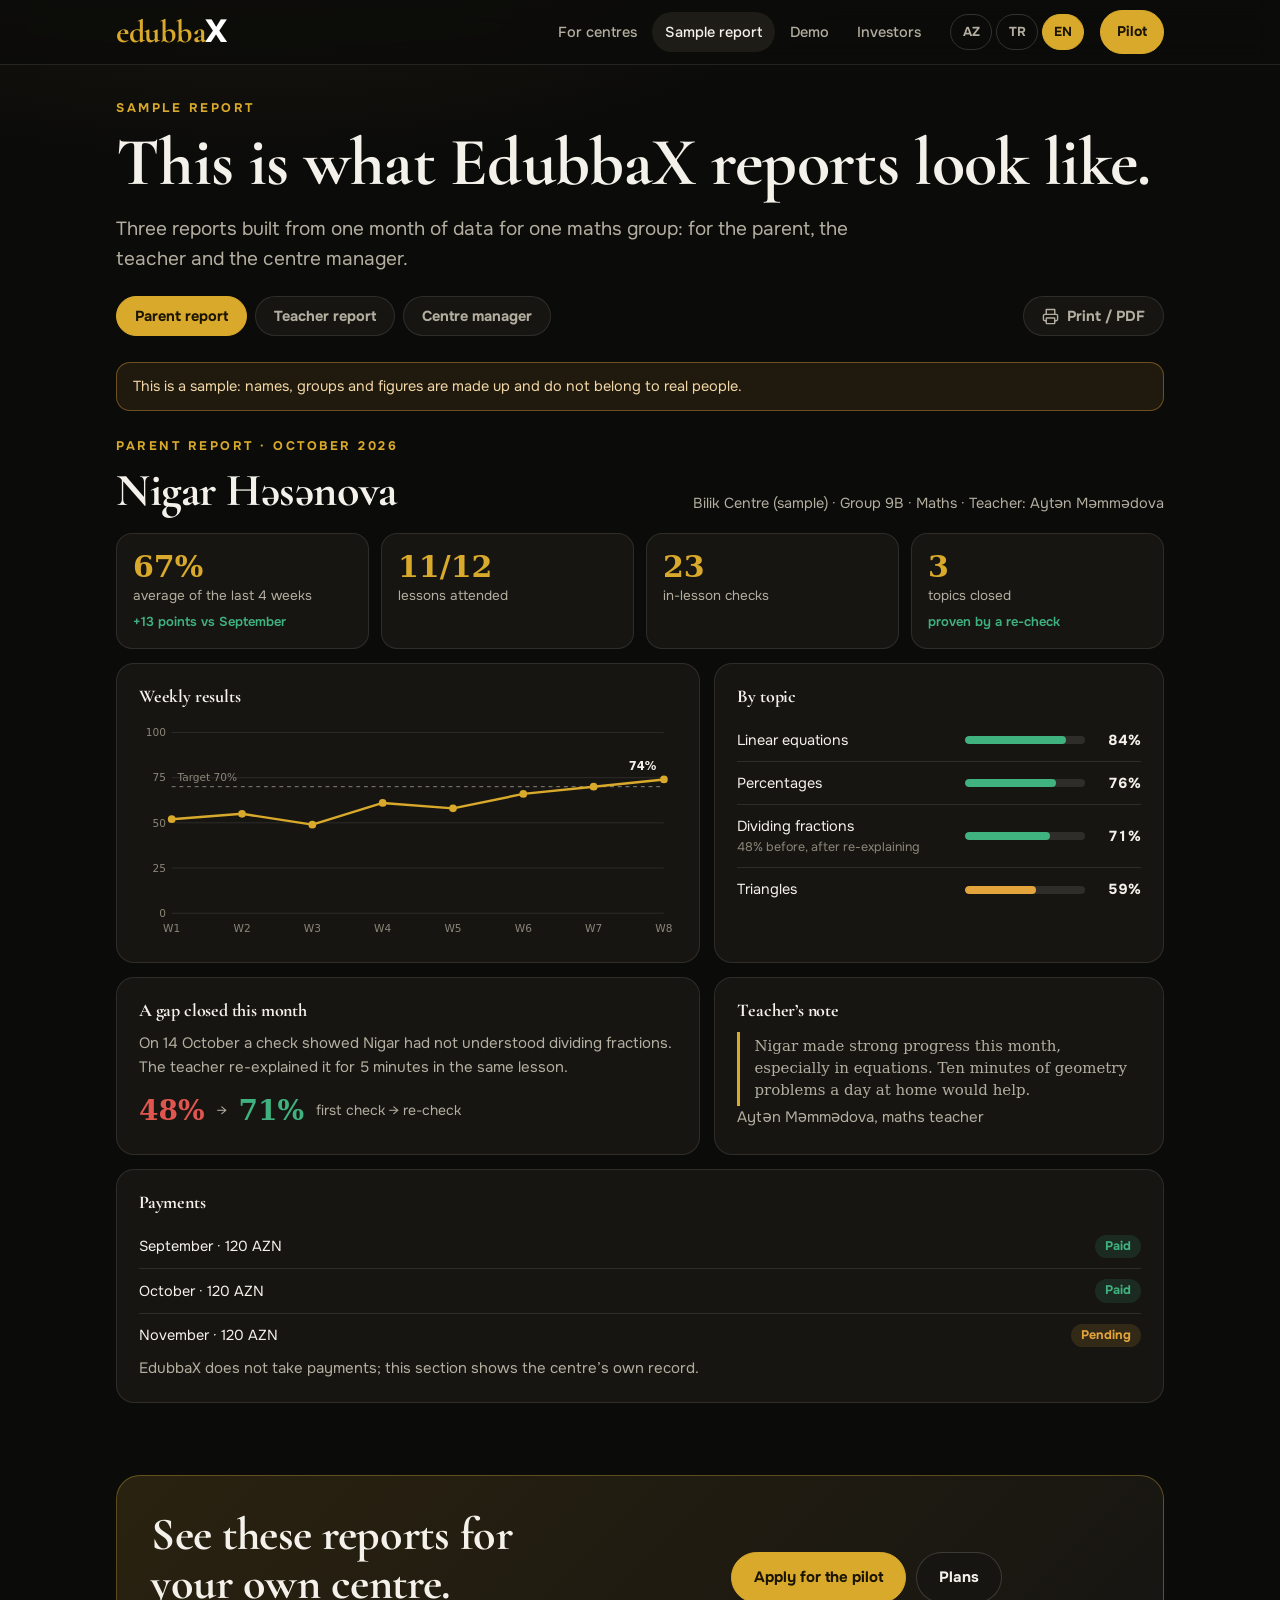
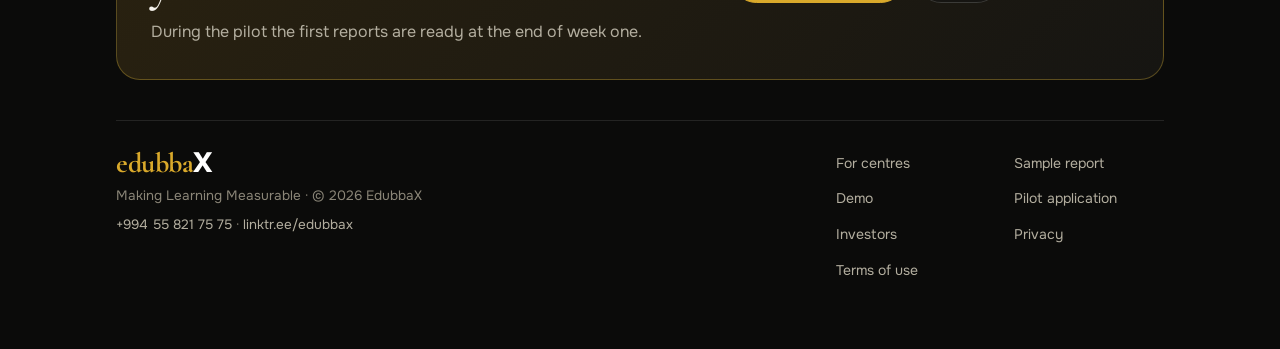
<file: sample-report.html>
<!DOCTYPE html><html lang="az"><head>
<meta charset="utf-8">
<meta name="viewport" content="width=device-width,initial-scale=1">
<!-- seo:start -->
<title>Nümunə hesabat: valideyn, müəllim və kurs rəhbəri | EdubbaX</title>
<meta name="description" content="EdubbaX hesabatlarının nümunəsi: şagirdin həftəlik nəticələri, mövzular üzrə boşluqlar, qrupun irəliləyişi, müəllimlər və ödəniş borcları. Adlar və rəqəmlər nümunədir.">
<meta name="robots" content="index,follow,max-image-preview:large">
<link rel="canonical" href="https://edubbax.vercel.app/sample-report">
<link rel="alternate" hreflang="az" href="https://edubbax.vercel.app/sample-report">
<link rel="alternate" hreflang="tr" href="https://edubbax.vercel.app/sample-report?lang=tr">
<link rel="alternate" hreflang="en" href="https://edubbax.vercel.app/sample-report?lang=en">
<link rel="alternate" hreflang="x-default" href="https://edubbax.vercel.app/sample-report">
<meta name="theme-color" content="#0D0C0A">
<meta name="author" content="EdubbaX">
<link rel="icon" href="/favicon.ico" sizes="32x32">
<link rel="icon" href="/assets/favicon.svg" type="image/svg+xml">
<link rel="apple-touch-icon" href="/assets/apple-touch-icon.png">
<link rel="manifest" href="/site.webmanifest">
<meta property="og:type" content="article">
<meta property="og:site_name" content="EdubbaX">
<meta property="og:title" content="Nümunə hesabat: valideyn, müəllim və kurs rəhbəri | EdubbaX">
<meta property="og:description" content="EdubbaX hesabatlarının nümunəsi: şagirdin həftəlik nəticələri, mövzular üzrə boşluqlar, qrupun irəliləyişi, müəllimlər və ödəniş borcları. Adlar və rəqəmlər nümunədir.">
<meta property="og:url" content="https://edubbax.vercel.app/sample-report">
<meta property="og:image" content="https://edubbax.vercel.app/assets/og-image.png">
<meta property="og:image:width" content="1200">
<meta property="og:image:height" content="630">
<meta property="og:image:alt" content="EdubbaX — Making Learning Measurable">
<meta property="og:locale" content="az_AZ">
<meta property="og:locale:alternate" content="tr_TR">
<meta property="og:locale:alternate" content="en_US">
<meta name="twitter:card" content="summary_large_image">
<meta name="twitter:title" content="Nümunə hesabat: valideyn, müəllim və kurs rəhbəri | EdubbaX">
<meta name="twitter:description" content="EdubbaX hesabatlarının nümunəsi: şagirdin həftəlik nəticələri, mövzular üzrə boşluqlar, qrupun irəliləyişi, müəllimlər və ödəniş borcları. Adlar və rəqəmlər nümunədir.">
<meta name="twitter:image" content="https://edubbax.vercel.app/assets/og-image.png">
<script type="application/ld+json">{"@context": "https://schema.org", "@graph": [{"@type": "Organization", "@id": "https://edubbax.vercel.app/#org", "name": "EdubbaX", "url": "https://edubbax.vercel.app/", "logo": "https://edubbax.vercel.app/assets/icon-512.png", "slogan": "Making Learning Measurable", "founder": {"@type": "Person", "name": "Ömər Heydər", "alternateName": "Omar Heydar", "jobTitle": "Founder & CEO", "sameAs": ["https://www.linkedin.com/in/omarheydar"]}, "sameAs": ["https://www.instagram.com/edubbax/", "https://www.instagram.com/edubbax.az/", "https://www.instagram.com/edubbax.tr/", "https://youtube.com/@edubbax", "https://linktr.ee/edubbax"], "contactPoint": {"@type": "ContactPoint", "contactType": "sales", "telephone": "+994558217575", "url": "https://edubbax.vercel.app/waitlist", "availableLanguage": ["az", "tr", "en", "ru"]}, "areaServed": ["AZ", "TR"]}, {"@type": "BreadcrumbList", "itemListElement": [{"@type": "ListItem", "position": 1, "name": "EdubbaX", "item": "https://edubbax.vercel.app/"}, {"@type": "ListItem", "position": 2, "name": "Kurslar üçün", "item": "https://edubbax.vercel.app/courses"}, {"@type": "ListItem", "position": 3, "name": "Nümunə hesabat", "item": "https://edubbax.vercel.app/sample-report"}]}, {"@type": "WebPage", "@id": "https://edubbax.vercel.app/sample-report", "url": "https://edubbax.vercel.app/sample-report", "name": "Nümunə hesabat: valideyn, müəllim və kurs rəhbəri | EdubbaX", "description": "EdubbaX hesabatlarının nümunəsi: şagirdin həftəlik nəticələri, mövzular üzrə boşluqlar, qrupun irəliləyişi, müəllimlər və ödəniş borcları. Adlar və rəqəmlər nümunədir.", "inLanguage": "az", "isPartOf": {"@type": "WebSite", "@id": "https://edubbax.vercel.app/#site", "name": "EdubbaX", "url": "https://edubbax.vercel.app/"}, "dateModified": "2026-11-15"}]}</script>
<!-- seo:end -->
<link rel="preconnect" href="https://fonts.googleapis.com">
<link rel="preconnect" href="https://fonts.gstatic.com" crossorigin="">
<link rel="stylesheet" href="https://fonts.googleapis.com/css2?family=Cormorant+Garamond:wght@600;700&amp;family=Onest:wght@400;500;600;700;800&amp;display=swap" media="print" onload="this.media='all'">
<link rel="stylesheet" href="/assets/site.css">
<style>
.banner{background:rgba(227,164,59,.10);border:1px solid rgba(227,164,59,.4);color:#f1d6a6;border-radius:14px;padding:12px 16px;font-size:14.5px;margin-bottom:26px}
.tabs{display:flex;gap:8px;flex-wrap:wrap;margin:22px 0 26px}
.tabs button{background:var(--card);border:1px solid var(--line);color:var(--mut);border-radius:999px;padding:10px 18px;font-weight:700;font-size:14.5px;cursor:pointer;font-family:inherit}
.tabs .tprint{margin-left:auto;display:inline-flex;align-items:center;gap:8px}.tabs .tprint svg{width:17px;height:17px}
.tabs button[aria-selected=true]{background:var(--gold);color:#1a1400;border-color:var(--gold)}
.panel[hidden]{display:none}
.rhead{display:flex;justify-content:space-between;gap:16px;flex-wrap:wrap;align-items:flex-end;margin-bottom:18px}
.rhead h2{margin:0}
.rhead .meta{color:var(--mut);font-size:14.5px}
.kpis{display:grid;grid-template-columns:repeat(4,1fr);gap:12px;margin-bottom:14px}
.kpi{background:var(--card);border:1px solid var(--line);border-radius:16px;padding:16px}
.kpi b{display:block;font-family:Georgia,"DejaVu Serif",serif;font-size:30px;color:var(--gold);line-height:1.1;font-variant-numeric:tabular-nums}
.kpi span{color:var(--mut);font-size:13.5px}
.kpi em{display:block;font-style:normal;font-size:13px;margin-top:4px;color:var(--ok);font-weight:600}
.kpi em.bad{color:var(--bad)}
.two{display:grid;grid-template-columns:1.3fr 1fr;gap:14px;margin-bottom:14px}
.chart svg{width:100%;height:auto;display:block}
.chart .ax{stroke:var(--line);stroke-width:1}
.chart .tgt{stroke:var(--dim);stroke-dasharray:4 4;stroke-width:1}
.chart text{fill:var(--dim);font-size:11px;font-family:Inter,system-ui,sans-serif}
.chart .lbl{fill:var(--tx);font-weight:700;font-size:12px}
.topic{display:grid;grid-template-columns:1fr 120px 46px;gap:10px;align-items:center;padding:10px 0;border-top:1px solid var(--line);font-size:14.5px}
.topic:first-of-type{border-top:0}
.topic .bar{height:8px;border-radius:99px;background:var(--line);overflow:hidden}
.topic .bar i{display:block;height:100%;border-radius:99px}
.topic b{text-align:right;font-variant-numeric:tabular-nums}
.topic small{display:block;color:var(--dim);font-size:12.5px}
.tbl{width:100%;border-collapse:collapse;font-size:14.5px}
.tbl th{color:var(--dim);font-weight:600;text-align:left;font-size:12.5px;letter-spacing:.06em;text-transform:uppercase;padding:8px 8px;border-bottom:1px solid var(--line)}
.tbl td{padding:10px 8px;border-bottom:1px solid var(--line);color:var(--tx);font-variant-numeric:tabular-nums}
.tbl td.n,.tbl th.n{text-align:right}
.up{color:var(--ok);font-weight:600}.dn{color:var(--bad);font-weight:600}
.pill{display:inline-block;border-radius:99px;padding:2px 10px;font-size:12.5px;font-weight:700}
.pill.ok{background:rgba(63,178,127,.14);color:var(--ok)}.pill.bad{background:rgba(224,86,79,.14);color:var(--bad)}.pill.warn{background:rgba(227,164,59,.14);color:var(--warn)}
.quote{border-left:3px solid var(--gold);padding:4px 0 4px 14px;color:var(--tx);font-family:Georgia,"DejaVu Serif",serif;font-size:17px;line-height:1.45;margin:8px 0 0}
.loopfix{display:flex;align-items:center;gap:12px;flex-wrap:wrap;margin-top:10px}
.loopfix .a,.loopfix .b{font-family:Georgia,"DejaVu Serif",serif;font-size:28px;font-weight:700}
.loopfix .a{color:var(--bad)}.loopfix .b{color:var(--ok)}
.loopfix span{color:var(--mut);font-size:14px}
.card h3{font-size:18px;margin-bottom:12px}
@media(max-width:900px){.kpis{grid-template-columns:1fr 1fr}.two{grid-template-columns:1fr}}
@media(max-width:560px){.topic{grid-template-columns:1fr 70px 40px}.tbl .hs{display:none}}
@media print{.card,.kpi{border-color:#ddd;background:#fff}.kpi b{color:#7a5d00}.banner{color:#6b4a00}.panel[hidden]{display:block!important}.tabs{display:none}}
</style>
</head>
<body data-page="sample">
<!-- hdr:start -->
<a class="skip" href="#main" data-t="skip">Əsas məzmuna keç</a>
<header class="hdr"><div class="hdr-in">
  <a class="logo" data-l="/" href="/" aria-label="EdubbaX">edubba<b>X</b></a>
  <nav class="nav" data-ta="navLabel" aria-label="Əsas menyu"><a class="nav-a" data-page-link="courses" data-l="/courses" href="/courses" data-t="nCourses">Kurslar üçün</a><a class="nav-a" data-page-link="sample" data-l="/sample-report" href="/sample-report" data-t="nSample" aria-current="page">Nümunə hesabat</a><a class="nav-a" data-page-link="demo" data-l="/" href="/" data-t="nDemo">Demo</a><a class="nav-a" data-page-link="investors" data-l="/investors" href="/investors" data-t="nInv">İnvestorlar</a></nav>
  <div class="lang" role="group" aria-label="Language / Dil"><button type="button" data-l="az" lang="az" aria-pressed="true">AZ</button><button type="button" data-l="tr" lang="tr" aria-pressed="false">TR</button><button type="button" data-l="en" lang="en" aria-pressed="false">EN</button></div>
  <a class="btn gold hide-m" data-l="/waitlist" href="/waitlist" data-t="ctaShort">Pilot</a>
  <button class="burger" type="button" aria-expanded="false" aria-controls="mnav" data-ta="menu" aria-label="Menyu"><svg viewBox="0 0 24 24" fill="none" stroke="currentColor" stroke-width="2" stroke-linecap="round" aria-hidden="true"><path d="M4 7h16M4 12h16M4 17h16"></path></svg></button>
</div></header>
<div class="mnav" id="mnav"><a class="nav-a" data-page-link="courses" data-l="/courses" href="/courses" data-t="nCourses">Kurslar üçün</a><a class="nav-a" data-page-link="sample" data-l="/sample-report" href="/sample-report" data-t="nSample" aria-current="page">Nümunə hesabat</a><a class="nav-a" data-page-link="demo" data-l="/" href="/" data-t="nDemo">Demo</a><a class="nav-a" data-page-link="investors" data-l="/investors" href="/investors" data-t="nInv">İnvestorlar</a><div class="lang" role="group" aria-label="Language / Dil"><button type="button" data-l="az" lang="az" aria-pressed="true">AZ</button><button type="button" data-l="tr" lang="tr" aria-pressed="false">TR</button><button type="button" data-l="en" lang="en" aria-pressed="false">EN</button></div><a class="btn gold" data-l="/waitlist" href="/waitlist" data-t="ctaPilot">Pilot üçün müraciət et</a></div>
<!-- hdr:end -->
<main id="main" class="wrap">

  <p class="eyebrow" data-t="eb">Nümunə hesabat</p>
  <h1 data-t="h">EdubbaX hesabatları belə görünür.</h1>
  <p class="lead" data-t="p">Bir ay ərzində bir riyaziyyat qrupunun məlumatı əsasında üç hesabat: valideyn, müəllim və kurs rəhbəri üçün.</p>
  <div class="tabs" role="tablist">
    <button role="tab" id="tb-parent" aria-controls="parent" aria-selected="true" data-t="tab1">Valideyn hesabatı</button>
    <button role="tab" id="tb-teacher" aria-controls="teacher" aria-selected="false" data-t="tab2">Müəllim hesabatı</button>
    <button role="tab" id="tb-center" aria-controls="center" aria-selected="false" data-t="tab3">Kurs rəhbəri</button>
    <button type="button" class="tprint noprint" onclick="window.print()"><svg viewBox="0 0 24 24" fill="none" stroke="currentColor" stroke-width="2" stroke-linecap="round" stroke-linejoin="round" aria-hidden="true"><path d="M6 9V2h12v7"></path><rect x="6" y="14" width="12" height="8" rx="1"></rect><path d="M6 18H4a2 2 0 0 1-2-2v-5a2 2 0 0 1 2-2h16a2 2 0 0 1 2 2v5a2 2 0 0 1-2 2h-2"></path></svg><span data-t="print">Çap et / PDF</span></button>
  </div>
  <div class="banner" data-t="banner">Bu nümunədir: adlar, qruplar və rəqəmlər uydurulub və real şəxslərə aid deyil.</div>

  <!-- PARENT -->
  <section class="panel" id="parent" role="tabpanel" aria-labelledby="tb-parent">
    <div class="rhead"><div><p class="eyebrow" data-t="pEb">Valideyn hesabatı · Oktyabr 2026</p><h2>Nigar Həsənova</h2></div><div class="meta" data-t="pMeta">Bilik Kursu (nümunə) · 9B qrupu · Riyaziyyat · Müəllim: Aytən Məmmədova</div></div>
    <div class="kpis">
      <div class="kpi"><b>67%</b><span data-t="kAvg">son 4 həftənin orta nəticəsi</span><em data-t="kAvgD">+13 bənd, sentyabra görə</em></div>
      <div class="kpi"><b>11/12</b><span data-t="kAtt">dərsdə iştirak</span></div>
      <div class="kpi"><b>23</b><span data-t="kChecks">dərs içi yoxlama</span></div>
      <div class="kpi"><b>3</b><span data-t="kFixed">mövzu bağlanıb</span><em data-t="kFixedD">təkrar ölçmə ilə sübut olunub</em></div>
    </div>
    <div class="two">
      <div class="card chart"><h3 data-t="trend">Həftəlik nəticələr</h3><div id="ch-student"><svg viewBox="0 0 560 230" role="img" aria-label="Həftəlik nəticələr: 52, 55, 49, 61, 58, 66, 70, 74%"><line class="ax" x1="34" x2="546" y1="202" y2="202"></line><text x="28" y="206" text-anchor="end">0</text><line class="ax" x1="34" x2="546" y1="155" y2="155"></line><text x="28" y="159" text-anchor="end">25</text><line class="ax" x1="34" x2="546" y1="108" y2="108"></line><text x="28" y="112" text-anchor="end">50</text><line class="ax" x1="34" x2="546" y1="61" y2="61"></line><text x="28" y="65" text-anchor="end">75</text><line class="ax" x1="34" x2="546" y1="14" y2="14"></line><text x="28" y="18" text-anchor="end">100</text><line class="tgt" x1="34" x2="546" y1="70.4" y2="70.4"></line><text x="40" y="64.4">Hədəf 70%</text><polyline points="34,104.24 107.14285714285714,98.6 180.28571428571428,109.88 253.42857142857142,87.32 326.57142857142856,92.96 399.7142857142857,77.92 472.85714285714283,70.4 546,62.88" fill="none" stroke="#D9A92B" stroke-width="2.5" stroke-linejoin="round" stroke-linecap="round"></polyline><circle cx="34" cy="104.24" r="4" fill="#D9A92B"></circle><text x="34" y="222" text-anchor="middle">H1</text><circle cx="107.14285714285714" cy="98.6" r="4" fill="#D9A92B"></circle><text x="107.14285714285714" y="222" text-anchor="middle">H2</text><circle cx="180.28571428571428" cy="109.88" r="4" fill="#D9A92B"></circle><text x="180.28571428571428" y="222" text-anchor="middle">H3</text><circle cx="253.42857142857142" cy="87.32" r="4" fill="#D9A92B"></circle><text x="253.42857142857142" y="222" text-anchor="middle">H4</text><circle cx="326.57142857142856" cy="92.96" r="4" fill="#D9A92B"></circle><text x="326.57142857142856" y="222" text-anchor="middle">H5</text><circle cx="399.7142857142857" cy="77.92" r="4" fill="#D9A92B"></circle><text x="399.7142857142857" y="222" text-anchor="middle">H6</text><circle cx="472.85714285714283" cy="70.4" r="4" fill="#D9A92B"></circle><text x="472.85714285714283" y="222" text-anchor="middle">H7</text><circle cx="546" cy="62.88" r="4" fill="#D9A92B"></circle><text x="546" y="222" text-anchor="middle">H8</text><text class="lbl" x="538" y="52.88" text-anchor="end">74%</text></svg></div></div>
      <div class="card"><h3 data-t="topics">Mövzular üzrə</h3><div id="tp-student"><div class="topic"><span>Xətti tənliklər</span><span class="bar"><i style="width:84%;background:#3FB27F"></i></span><b>84%</b></div><div class="topic"><span>Faizlər</span><span class="bar"><i style="width:76%;background:#3FB27F"></i></span><b>76%</b></div><div class="topic"><span>Kəsrlərin bölünməsi<small>əvvəl 48%, təkrar izahdan sonra</small></span><span class="bar"><i style="width:71%;background:#3FB27F"></i></span><b>71%</b></div><div class="topic"><span>Üçbucaqlar</span><span class="bar"><i style="width:59%;background:#E3A43B"></i></span><b>59%</b></div></div></div>
    </div>
    <div class="two">
      <div class="card"><h3 data-t="loopH">Bu ay bağlanan boşluq</h3><p data-t="loopP">14 oktyabr dərsində yoxlama Nigarın kəsrlərin bölünməsini başa düşmədiyini göstərdi. Müəllim həmin dərsdə 5 dəqiqəlik təkrar izah etdi.</p>
        <div class="loopfix"><span class="a">48%</span><span>→</span><span class="b">71%</span><span data-t="loopS">ilk yoxlama → təkrar yoxlama</span></div></div>
      <div class="card"><h3 data-t="noteH">Müəllimin qeydi</h3><p class="quote" data-t="noteP">Nigar bu ay xeyli irəlilədi, xüsusən tənliklərdə. Həndəsə mövzusunda evdə gündə 10 dəqiqə məsələ həll etməsi faydalı olar.</p><p class="note" data-t="noteBy">Aytən Məmmədova, riyaziyyat müəllimi</p></div>
    </div>
    <div class="card"><h3 data-t="payH">Ödənişlər</h3><div id="pay-student"><div class="topic" style="grid-template-columns:1fr auto"><span>Sentyabr · 120 AZN</span><span class="pill ok">Ödənilib</span></div><div class="topic" style="grid-template-columns:1fr auto"><span>Oktyabr · 120 AZN</span><span class="pill ok">Ödənilib</span></div><div class="topic" style="grid-template-columns:1fr auto"><span>Noyabr · 120 AZN</span><span class="pill warn">Gözlənilir</span></div></div><p class="note" data-t="payNote">EdubbaX ödəniş qəbul etmir; bu bölmə kursun öz qeydini göstərir.</p></div>
  </section>

  <!-- TEACHER -->
  <section class="panel" id="teacher" role="tabpanel" aria-labelledby="tb-teacher" hidden="">
    <div class="rhead"><div><p class="eyebrow" data-t="tEb">Müəllim hesabatı · Oktyabr 2026</p><h2 data-t="tH">9B qrupu · Riyaziyyat</h2></div><div class="meta" data-t="tMeta">14 şagird · 12 dərs · 23 yoxlama</div></div>
    <div class="kpis">
      <div class="kpi"><b>58%</b><span data-t="kFirst">ilk ölçmə ortalaması</span></div>
      <div class="kpi"><b>74%</b><span data-t="kRe">təkrar ölçmə ortalaması</span><em data-t="kReD">+16 bənd düzəlişdən sonra</em></div>
      <div class="kpi"><b>31</b><span data-t="kMli">sübut olunmuş düzəliş (MLI)</span></div>
      <div class="kpi"><b>2</b><span data-t="kRisk">diqqət tələb edən şagird</span><em class="bad" data-t="kRiskD">nəticə aşağı düşür</em></div>
    </div>
    <div class="two">
      <div class="card chart"><h3 data-t="qH">Son yoxlama: suallar üzrə düzgün cavab</h3><div id="ch-q"><svg viewBox="0 0 560 220" role="img" aria-label="Son yoxlama: suallar üzrə düzgün cavab"><line class="ax" x1="34" x2="550" y1="192" y2="192"></line><text x="28" y="196" text-anchor="end">0</text><line class="ax" x1="34" x2="550" y1="104" y2="104"></line><text x="28" y="108" text-anchor="end">50</text><line class="ax" x1="34" x2="550" y1="16" y2="16"></line><text x="28" y="20" text-anchor="end">100</text><rect x="52.92" y="37.120000000000005" width="48.160000000000004" height="154.88" rx="5" fill="#3FB27F"></rect><text class="lbl" x="77" y="32.120000000000005" text-anchor="middle">88%</text><text x="77" y="212" text-anchor="middle">Q1</text><rect x="138.92000000000002" y="49.44" width="48.160000000000004" height="142.56" rx="5" fill="#3FB27F"></rect><text class="lbl" x="163.00000000000003" y="44.44" text-anchor="middle">81%</text><text x="163.00000000000003" y="212" text-anchor="middle">Q2</text><rect x="224.92000000000002" y="116.32" width="48.160000000000004" height="75.68" rx="5" fill="#E0564F"></rect><text class="lbl" x="249.00000000000003" y="111.32" text-anchor="middle">43%</text><text x="249.00000000000003" y="212" text-anchor="middle">Q3</text><rect x="310.92" y="74.08" width="48.160000000000004" height="117.92" rx="5" fill="#E3A43B"></rect><text class="lbl" x="335" y="69.08" text-anchor="middle">67%</text><text x="335" y="212" text-anchor="middle">Q4</text><rect x="396.92" y="100.48" width="48.160000000000004" height="91.52" rx="5" fill="#E0564F"></rect><text class="lbl" x="421" y="95.48" text-anchor="middle">52%</text><text x="421" y="212" text-anchor="middle">Q5</text><rect x="482.92" y="33.6" width="48.160000000000004" height="158.4" rx="5" fill="#3FB27F"></rect><text class="lbl" x="507" y="28.6" text-anchor="middle">90%</text><text x="507" y="212" text-anchor="middle">Q6</text></svg></div></div>
      <div class="card"><h3 data-t="riskH">Diqqət tələb edənlər</h3><div id="risk"><div class="topic" style="grid-template-columns:1fr auto"><span>Elvin Qasımov<small>Davamiyyət aşağıdır, 3 dərs buraxıb · 8/12</small></span><b style="color:#E0564F">39%</b></div><div class="topic" style="grid-template-columns:1fr auto"><span>Fərid Məmmədli<small>Kəsrlərdə çətinlik davam edir · 10/12</small></span><b style="color:#E0564F">47%</b></div></div></div>
    </div>
    <div class="card" style="overflow-x:auto"><h3 data-t="stH">Şagirdlər üzrə</h3><table class="tbl" id="tbl-st"><thead><tr><th>Şagird</th><th class="n">Orta</th><th class="n">Dəyişmə</th><th class="n hs">Davamiyyət</th></tr></thead><tbody><tr><td>Aysel Mirzəyeva</td><td class="n" style="color:#3FB27F;font-weight:700">91%</td><td class="n up">+6</td><td class="n hs">12/12</td></tr><tr><td>Murad Əliyev</td><td class="n" style="color:#3FB27F;font-weight:700">82%</td><td class="n up">+9</td><td class="n hs">12/12</td></tr><tr><td>Leyla Rzayeva</td><td class="n" style="color:#3FB27F;font-weight:700">76%</td><td class="n up">+14</td><td class="n hs">11/12</td></tr><tr><td>Nigar Həsənova</td><td class="n" style="color:#E3A43B;font-weight:700">67%</td><td class="n up">+22</td><td class="n hs">11/12</td></tr><tr><td>Tural İsmayılov</td><td class="n" style="color:#3FB27F;font-weight:700">71%</td><td class="n up">+11</td><td class="n hs">12/12</td></tr><tr><td>Səbinə Quliyeva</td><td class="n" style="color:#3FB27F;font-weight:700">73%</td><td class="n up">+8</td><td class="n hs">10/12</td></tr><tr><td>Fərid Məmmədli</td><td class="n" style="color:#E0564F;font-weight:700">47%</td><td class="n dn">-3</td><td class="n hs">10/12</td></tr><tr><td>Elvin Qasımov</td><td class="n" style="color:#E0564F;font-weight:700">39%</td><td class="n dn">-6</td><td class="n hs">8/12</td></tr></tbody></table></div>
  </section>

  <!-- CENTER -->
  <section class="panel" id="center" role="tabpanel" aria-labelledby="tb-center" hidden="">
    <div class="rhead"><div><p class="eyebrow" data-t="cEb">Kurs rəhbəri xülasəsi · Oktyabr 2026</p><h2 data-t="cH">Bilik Kursu (nümunə)</h2></div><div class="meta" data-t="cMeta">6 qrup · 4 müəllim</div></div>
    <div class="kpis">
      <div class="kpi"><b>86</b><span data-t="kAct">aktiv şagird</span><em data-t="kActD">+9 nəfər, sentyabra görə</em></div>
      <div class="kpi"><b>+13</b><span data-t="kGain">bənd orta irəliləyiş (ilk → təkrar ölçmə)</span></div>
      <div class="kpi"><b>94%</b><span data-t="kAttC">orta davamiyyət</span></div>
      <div class="kpi"><b>840 AZN</b><span data-t="kDebt">ödənilməmiş məbləğ</span><em class="bad" data-t="kDebtD">6 şagird</em></div>
    </div>
    <div class="two">
      <div class="card chart"><h3 data-t="grH">Qruplar: ilk ölçmə və təkrar ölçmə</h3><div id="ch-groups"><svg viewBox="0 0 560 240" role="img" aria-label="Qruplar: ilk ölçmə və təkrar ölçmə"><line class="ax" x1="34" x2="550" y1="196" y2="196"></line><text x="28" y="200" text-anchor="end">0</text><line class="ax" x1="34" x2="550" y1="106" y2="106"></line><text x="28" y="110" text-anchor="end">50</text><line class="ax" x1="34" x2="550" y1="16" y2="16"></line><text x="28" y="20" text-anchor="end">100</text><rect x="46.04" y="91.6" width="29.240000000000002" height="104.4" rx="4" fill="#8b8678"></rect><rect x="78.28" y="62.8" width="29.240000000000002" height="133.2" rx="4" fill="#D9A92B"></rect><text class="lbl" x="92.9" y="57.8" text-anchor="middle">74</text><text x="76.28" y="214" text-anchor="middle">9B</text><rect x="132.04" y="86.2" width="29.240000000000002" height="109.8" rx="4" fill="#8b8678"></rect><rect x="164.28" y="64.6" width="29.240000000000002" height="131.4" rx="4" fill="#D9A92B"></rect><text class="lbl" x="178.9" y="59.599999999999994" text-anchor="middle">73</text><text x="162.28" y="214" text-anchor="middle">10A</text><rect x="218.04" y="97" width="29.240000000000002" height="99" rx="4" fill="#8b8678"></rect><rect x="250.28" y="75.4" width="29.240000000000002" height="120.6" rx="4" fill="#D9A92B"></rect><text class="lbl" x="264.9" y="70.4" text-anchor="middle">67</text><text x="248.28" y="214" text-anchor="middle">11 Fizika</text><rect x="304.04" y="82.6" width="29.240000000000002" height="113.4" rx="4" fill="#8b8678"></rect><rect x="336.28000000000003" y="66.4" width="29.240000000000002" height="129.6" rx="4" fill="#D9A92B"></rect><text class="lbl" x="350.90000000000003" y="61.400000000000006" text-anchor="middle">72</text><text x="334.28000000000003" y="214" text-anchor="middle">İngilis B1</text><rect x="390.04" y="102.4" width="29.240000000000002" height="93.6" rx="4" fill="#8b8678"></rect><rect x="422.28000000000003" y="71.8" width="29.240000000000002" height="124.2" rx="4" fill="#D9A92B"></rect><text class="lbl" x="436.90000000000003" y="66.8" text-anchor="middle">69</text><text x="420.28000000000003" y="214" text-anchor="middle">8A</text><rect x="476.04" y="88" width="29.240000000000002" height="108" rx="4" fill="#8b8678"></rect><rect x="508.28000000000003" y="62.8" width="29.240000000000002" height="133.2" rx="4" fill="#D9A92B"></rect><text class="lbl" x="522.9" y="57.8" text-anchor="middle">74</text><text x="506.28000000000003" y="214" text-anchor="middle">11 Kimya</text><rect x="34" y="226" width="10" height="10" rx="2" fill="#8b8678"></rect><text x="49" y="235">İlk ölçmə</text><rect x="154" y="226" width="10" height="10" rx="2" fill="#D9A92B"></rect><text x="169" y="235">Təkrar ölçmə</text></svg></div></div>
      <div class="card"><h3 data-t="debtH">Ödəniş borcları</h3><div id="debt"><div class="topic" style="grid-template-columns:1fr auto"><span>Elvin Qasımov<small>9B</small></span><b>120 AZN</b></div><div class="topic" style="grid-template-columns:1fr auto"><span>Kənan Abbasov<small>10A</small></span><b>120 AZN</b></div><div class="topic" style="grid-template-columns:1fr auto"><span>Röya Nəsirova<small>8A</small></span><b>240 AZN</b></div><div class="topic" style="grid-template-columns:1fr auto"><span>Zaur Hüseynov<small>11 Fizika</small></span><b>120 AZN</b></div><div class="topic" style="grid-template-columns:1fr auto"><span>Aynur Səfərova<small>İngilis B1</small></span><b>120 AZN</b></div><div class="topic" style="grid-template-columns:1fr auto"><span>Orxan Vəliyev<small>10A</small></span><b>120 AZN</b></div></div></div>
    </div>
    <div class="card" style="overflow-x:auto"><h3 data-t="teH">Müəllimlər</h3><table class="tbl" id="tbl-te"><thead><tr><th>Müəllim</th><th class="hs">Fənn</th><th class="n hs">Qrup</th><th class="n">Şagird</th><th class="n">İrəliləyiş</th><th class="n hs">Davamiyyət</th></tr></thead><tbody><tr><td>Aytən Məmmədova</td><td class="hs">Riyaziyyat</td><td class="n hs">3</td><td class="n">28</td><td class="n up">+16 bənd</td><td class="n hs">96%</td></tr><tr><td>Rauf Səfərov</td><td class="hs">Fizika</td><td class="n hs">1</td><td class="n">13</td><td class="n up">+12 bənd</td><td class="n hs">92%</td></tr><tr><td>Günel Abdullayeva</td><td class="hs">İngilis dili</td><td class="n hs">1</td><td class="n">27</td><td class="n up">+9 bənd</td><td class="n hs">95%</td></tr><tr><td>Kamran Bağırov</td><td class="hs">Kimya</td><td class="n hs">1</td><td class="n">18</td><td class="n up">+14 bənd</td><td class="n hs">93%</td></tr></tbody></table></div>
  </section>

  <div class="final" style="margin-top:56px">
    <div><h2 data-t="zH">Bu hesabatları öz kursunuzda görün.</h2><p data-t="zP">Pilot dövründə ilk hesabatlar birinci həftənin sonunda hazır olur.</p></div>
    <div class="cta" style="margin:0"><a class="btn gold" data-l="/waitlist" href="/waitlist" data-t="ctaPilot">Pilot üçün müraciət et</a><a class="btn" data-l="/courses#plans" href="/courses#plans" data-t="nPlans">Planlar</a></div>
  </div>

</main>
<!-- ftr:start -->
<div class="wrap ftw"><footer class="foot">
  <div><a class="logo" data-l="/" href="/" aria-label="EdubbaX">edubba<b>X</b></a><p class="ftag">Making Learning Measurable · © 2026 EdubbaX</p><p class="ftag"><a href="tel:+994558217575">+994 55 821 75 75</a> · <a href="https://linktr.ee/edubbax" target="_blank" rel="noopener">linktr.ee/edubbax</a></p></div>
  <nav data-ta="footLabel" aria-label="Sayt xəritəsi"><a data-l="/courses" href="/courses" data-t="nCourses">Kurslar üçün</a><a data-l="/sample-report" href="/sample-report" data-t="nSample">Nümunə hesabat</a><a data-l="/" href="/" data-t="nDemo">Demo</a><a data-l="/waitlist" href="/waitlist" data-t="nWait">Pilot müraciəti</a><a data-l="/investors" href="/investors" data-t="nInv">İnvestorlar</a><a data-l="/privacy" href="/privacy" data-t="nPrivacy">Məxfilik</a><a data-l="/terms" href="/terms" data-t="nTerms">İstifadə şərtləri</a></nav>
</footer></div>
<!-- ftr:end -->
<script src="/assets/i18n.js"></script>
<script>
/* ---- sample data (fictional) ---- */
const D={
 trend:[52,55,49,61,58,66,70,74],
 topics:[['tp1',84],['tp2',76],['tp3',71,48],['tp4',59]],
 pay:[['m9','ok'],['m10','ok'],['m11','warn']],
 qs:[['Q1',88],['Q2',81],['Q3',43],['Q4',67],['Q5',52],['Q6',90]],
 risk:[['Elvin Qasımov',39,'8/12','r1'],['Fərid Məmmədli',47,'10/12','r2']],
 st:[['Aysel Mirzəyeva',91,6,'12/12'],['Murad Əliyev',82,9,'12/12'],['Leyla Rzayeva',76,14,'11/12'],['Nigar Həsənova',67,22,'11/12'],['Tural İsmayılov',71,11,'12/12'],['Səbinə Quliyeva',73,8,'10/12'],['Fərid Məmmədli',47,-3,'10/12'],['Elvin Qasımov',39,-6,'8/12']],
 groups:[['9B',58,74],['10A',61,73],['11 Fizika',55,67],['İngilis B1',63,72],['8A',52,69],['11 Kimya',60,74]],
 debt:[['Elvin Qasımov','9B',120],['Kənan Abbasov','10A',120],['Röya Nəsirova','8A',240],['Zaur Hüseynov','11 Fizika',120],['Aynur Səfərova','İngilis B1',120],['Orxan Vəliyev','10A',120]],
 te:[['Aytən Məmmədova','sMath',3,28,16,96],['Rauf Səfərov','sPhys',1,13,12,92],['Günel Abdullayeva','sEng',1,27,9,95],['Kamran Bağırov','sChem',1,18,14,93]]
};
const T={
az:{desc:'EdubbaX hesabatlarının nümunəsi: şagirdin həftəlik nəticələri, mövzular üzrə boşluqlar, qrupun irəliləyişi, müəllimlər və ödəniş borcları. Adlar və rəqəmlər nümunədir.',title:'Nümunə hesabat: valideyn, müəllim və kurs rəhbəri | EdubbaX',print:'Çap et / PDF',
eb:'Nümunə hesabat',h:'EdubbaX hesabatları belə görünür.',p:'Bir ay ərzində bir riyaziyyat qrupunun məlumatı əsasında üç hesabat: valideyn, müəllim və kurs rəhbəri üçün.',
tab1:'Valideyn hesabatı',tab2:'Müəllim hesabatı',tab3:'Kurs rəhbəri',banner:'Bu nümunədir: adlar, qruplar və rəqəmlər uydurulub və real şəxslərə aid deyil.',
pEb:'Valideyn hesabatı · Oktyabr 2026',pMeta:'Bilik Kursu (nümunə) · 9B qrupu · Riyaziyyat · Müəllim: Aytən Məmmədova',
kAvg:'son 4 həftənin orta nəticəsi',kAvgD:'+13 bənd, sentyabra görə',kAtt:'dərsdə iştirak',kChecks:'dərs içi yoxlama',kFixed:'mövzu bağlanıb',kFixedD:'təkrar ölçmə ilə sübut olunub',
trend:'Həftəlik nəticələr',wk:'H',target:'Hədəf 70%',topics:'Mövzular üzrə',
tp1:'Xətti tənliklər',tp2:'Faizlər',tp3:'Kəsrlərin bölünməsi',tp4:'Üçbucaqlar',fixed:'əvvəl {a}%, təkrar izahdan sonra',
loopH:'Bu ay bağlanan boşluq',loopP:'14 oktyabr dərsində yoxlama Nigarın kəsrlərin bölünməsini başa düşmədiyini göstərdi. Müəllim həmin dərsdə 5 dəqiqəlik təkrar izah etdi.',loopS:'ilk yoxlama → təkrar yoxlama',
noteH:'Müəllimin qeydi',noteP:'Nigar bu ay xeyli irəlilədi, xüsusən tənliklərdə. Həndəsə mövzusunda evdə gündə 10 dəqiqə məsələ həll etməsi faydalı olar.',noteBy:'Aytən Məmmədova, riyaziyyat müəllimi',
payH:'Ödənişlər',m9:'Sentyabr',m10:'Oktyabr',m11:'Noyabr',ok:'Ödənilib',warn:'Gözlənilir',bad:'Gecikir',payNote:'EdubbaX ödəniş qəbul etmir; bu bölmə kursun öz qeydini göstərir.',
tEb:'Müəllim hesabatı · Oktyabr 2026',tH:'9B qrupu · Riyaziyyat',tMeta:'14 şagird · 12 dərs · 23 yoxlama',
kFirst:'ilk ölçmə ortalaması',kRe:'təkrar ölçmə ortalaması',kReD:'+16 bənd düzəlişdən sonra',kMli:'sübut olunmuş düzəliş (MLI)',kRisk:'diqqət tələb edən şagird',kRiskD:'nəticə aşağı düşür',
qH:'Son yoxlama: suallar üzrə düzgün cavab',riskH:'Diqqət tələb edənlər',r1:'Davamiyyət aşağıdır, 3 dərs buraxıb',r2:'Kəsrlərdə çətinlik davam edir',
stH:'Şagirdlər üzrə',cN:'Şagird',cA:'Orta',cC:'Dəyişmə',cT:'Davamiyyət',
cEb:'Kurs rəhbəri xülasəsi · Oktyabr 2026',cH:'Bilik Kursu (nümunə)',cMeta:'6 qrup · 4 müəllim',
kAct:'aktiv şagird',kActD:'+9 nəfər, sentyabra görə',kGain:'bənd orta irəliləyiş (ilk → təkrar ölçmə)',kAttC:'orta davamiyyət',kDebt:'ödənilməmiş məbləğ',kDebtD:'6 şagird',
grH:'Qruplar: ilk ölçmə və təkrar ölçmə',g1:'İlk ölçmə',g2:'Təkrar ölçmə',debtH:'Ödəniş borcları',
teH:'Müəllimlər',tN:'Müəllim',tS:'Fənn',tG:'Qrup',tSt:'Şagird',tGain:'İrəliləyiş',tAtt:'Davamiyyət',sMath:'Riyaziyyat',sPhys:'Fizika',sEng:'İngilis dili',sChem:'Kimya',pp:'bənd',
zH:'Bu hesabatları öz kursunuzda görün.',zP:'Pilot dövründə ilk hesabatlar birinci həftənin sonunda hazır olur.'},
tr:{desc:'EdubbaX raporlarından örnek: öğrencinin haftalık sonuçları, konu bazında boşluklar, grubun ilerlemesi, öğretmenler ve ödeme borçları. İsimler ve sayılar örnektir.',title:'Örnek rapor: veli, öğretmen ve kurs yöneticisi | EdubbaX',print:'Yazdır / PDF',
eb:'Örnek rapor',h:'EdubbaX raporları böyle görünür.',p:'Bir matematik grubunun bir aylık verisine dayanan üç rapor: veli, öğretmen ve kurs yöneticisi için.',
tab1:'Veli raporu',tab2:'Öğretmen raporu',tab3:'Kurs yöneticisi',banner:'Bu bir örnektir: isimler, gruplar ve sayılar uydurmadır ve gerçek kişilere ait değildir.',
pEb:'Veli raporu · Ekim 2026',pMeta:'Bilik Kursu (örnek) · 9B grubu · Matematik · Öğretmen: Aytən Məmmədova',
kAvg:'son 4 haftanın ortalaması',kAvgD:'eylüle göre +13 puan',kAtt:'derse katılım',kChecks:'ders içi kontrol',kFixed:'konu kapandı',kFixedD:'tekrar ölçümle kanıtlandı',
trend:'Haftalık sonuçlar',wk:'H',target:'Hedef %70',topics:'Konulara göre',
tp1:'Doğrusal denklemler',tp2:'Yüzdeler',tp3:'Kesirlerde bölme',tp4:'Üçgenler',fixed:'önce %{a}, tekrar anlatımdan sonra',
loopH:'Bu ay kapanan boşluk',loopP:'14 Ekim dersindeki kontrol, Nigar’ın kesirlerde bölmeyi anlamadığını gösterdi. Öğretmen aynı derste 5 dakikalık bir tekrar yaptı.',loopS:'ilk kontrol → tekrar kontrol',
noteH:'Öğretmenin notu',noteP:'Nigar bu ay özellikle denklemlerde çok ilerledi. Geometri için evde günde 10 dakika problem çözmesi faydalı olur.',noteBy:'Aytən Məmmədova, matematik öğretmeni',
payH:'Ödemeler',m9:'Eylül',m10:'Ekim',m11:'Kasım',ok:'Ödendi',warn:'Bekleniyor',bad:'Gecikti',payNote:'EdubbaX ödeme almaz; bu bölüm kursun kendi kaydını gösterir.',
tEb:'Öğretmen raporu · Ekim 2026',tH:'9B grubu · Matematik',tMeta:'14 öğrenci · 12 ders · 23 kontrol',
kFirst:'ilk ölçüm ortalaması',kRe:'tekrar ölçüm ortalaması',kReD:'düzeltmeden sonra +16 puan',kMli:'kanıtlanmış düzeltme (MLI)',kRisk:'dikkat gereken öğrenci',kRiskD:'sonuç düşüyor',
qH:'Son kontrol: sorulara göre doğru cevap',riskH:'Dikkat gerekenler',r1:'Devamsızlık yüksek, 3 ders kaçırdı',r2:'Kesirlerde zorluk sürüyor',
stH:'Öğrencilere göre',cN:'Öğrenci',cA:'Ortalama',cC:'Değişim',cT:'Devam',
cEb:'Kurs yöneticisi özeti · Ekim 2026',cH:'Bilik Kursu (örnek)',cMeta:'6 grup · 4 öğretmen',
kAct:'aktif öğrenci',kActD:'eylüle göre +9 kişi',kGain:'puan ortalama ilerleme (ilk → tekrar ölçüm)',kAttC:'ortalama devam',kDebt:'ödenmemiş tutar',kDebtD:'6 öğrenci',
grH:'Gruplar: ilk ölçüm ve tekrar ölçüm',g1:'İlk ölçüm',g2:'Tekrar ölçüm',debtH:'Ödeme borçları',
teH:'Öğretmenler',tN:'Öğretmen',tS:'Ders',tG:'Grup',tSt:'Öğrenci',tGain:'İlerleme',tAtt:'Devam',sMath:'Matematik',sPhys:'Fizik',sEng:'İngilizce',sChem:'Kimya',pp:'puan',
zH:'Bu raporları kendi kursunuzda görün.',zP:'Pilot sırasında ilk raporlar birinci haftanın sonunda hazır olur.'},
en:{desc:'A sample of EdubbaX reports: weekly results, gaps by topic, group progress, teachers and outstanding payments. Names and figures are made up.',title:'Sample report: parent, teacher and centre manager | EdubbaX',print:'Print / PDF',
eb:'Sample report',h:'This is what EdubbaX reports look like.',p:'Three reports built from one month of data for one maths group: for the parent, the teacher and the centre manager.',
tab1:'Parent report',tab2:'Teacher report',tab3:'Centre manager',banner:'This is a sample: names, groups and figures are made up and do not belong to real people.',
pEb:'Parent report · October 2026',pMeta:'Bilik Centre (sample) · Group 9B · Maths · Teacher: Aytən Məmmədova',
kAvg:'average of the last 4 weeks',kAvgD:'+13 points vs September',kAtt:'lessons attended',kChecks:'in-lesson checks',kFixed:'topics closed',kFixedD:'proven by a re-check',
trend:'Weekly results',wk:'W',target:'Target 70%',topics:'By topic',
tp1:'Linear equations',tp2:'Percentages',tp3:'Dividing fractions',tp4:'Triangles',fixed:'{a}% before, after re-explaining',
loopH:'A gap closed this month',loopP:'On 14 October a check showed Nigar had not understood dividing fractions. The teacher re-explained it for 5 minutes in the same lesson.',loopS:'first check → re-check',
noteH:'Teacher’s note',noteP:'Nigar made strong progress this month, especially in equations. Ten minutes of geometry problems a day at home would help.',noteBy:'Aytən Məmmədova, maths teacher',
payH:'Payments',m9:'September',m10:'October',m11:'November',ok:'Paid',warn:'Pending',bad:'Late',payNote:'EdubbaX does not take payments; this section shows the centre’s own record.',
tEb:'Teacher report · October 2026',tH:'Group 9B · Maths',tMeta:'14 students · 12 lessons · 23 checks',
kFirst:'first-check average',kRe:'re-check average',kReD:'+16 points after the fix',kMli:'proven fixes (MLI)',kRisk:'students who need attention',kRiskD:'results are dropping',
qH:'Latest check: correct answers by question',riskH:'Needs attention',r1:'Low attendance, missed 3 lessons',r2:'Still struggling with fractions',
stH:'By student',cN:'Student',cA:'Average',cC:'Change',cT:'Attendance',
cEb:'Centre manager summary · October 2026',cH:'Bilik Centre (sample)',cMeta:'6 groups · 4 teachers',
kAct:'active students',kActD:'+9 vs September',kGain:'points average gain (first → re-check)',kAttC:'average attendance',kDebt:'unpaid amount',kDebtD:'6 students',
grH:'Groups: first check vs re-check',g1:'First check',g2:'Re-check',debtH:'Outstanding payments',
teH:'Teachers',tN:'Teacher',tS:'Subject',tG:'Groups',tSt:'Students',tGain:'Gain',tAtt:'Attendance',sMath:'Maths',sPhys:'Physics',sEng:'English',sChem:'Chemistry',pp:'pts',
zH:'See these reports for your own centre.',zP:'During the pilot the first reports are ready at the end of week one.'}
};
const css=v=>getComputedStyle(document.documentElement).getPropertyValue(v).trim();
const col=p=>p>=70?css('--ok'):p>=55?css('--warn'):css('--bad');
function lineChart(el,data,s){
 const W=560,H=230,l=34,r=14,t=14,b=28,x=i=>l+i*(W-l-r)/(data.length-1),y=v=>t+(100-v)*(H-t-b)/100;
 let g='';[0,25,50,75,100].forEach(v=>{g+=`<line class="ax" x1="${l}" x2="${W-r}" y1="${y(v)}" y2="${y(v)}"/><text x="${l-6}" y="${y(v)+4}" text-anchor="end">${v}</text>`});
 g+=`<line class="tgt" x1="${l}" x2="${W-r}" y1="${y(70)}" y2="${y(70)}"/><text x="${l+6}" y="${y(70)-6}">${s.target}</text>`;
 const pts=data.map((v,i)=>x(i)+','+y(v)).join(' ');
 g+=`<polyline points="${pts}" fill="none" stroke="${css('--gold')}" stroke-width="2.5" stroke-linejoin="round" stroke-linecap="round"/>`;
 data.forEach((v,i)=>{g+=`<circle cx="${x(i)}" cy="${y(v)}" r="4" fill="${css('--gold')}"/><text x="${x(i)}" y="${H-8}" text-anchor="middle">${s.wk}${i+1}</text>`});
 const L=data.length-1;g+=`<text class="lbl" x="${x(L)-8}" y="${y(data[L])-10}" text-anchor="end">${data[L]}%</text>`;
 el.innerHTML=`<svg viewBox="0 0 ${W} ${H}" role="img" aria-label="${s.trend}: ${data.join(', ')}%">${g}</svg>`;
}
function barChart(el,data,s,aria){
 const W=560,H=220,l=34,r=10,t=16,b=28,n=data.length,bw=(W-l-r)/n,y=v=>t+(100-v)*(H-t-b)/100;
 let g='';[0,50,100].forEach(v=>{g+=`<line class="ax" x1="${l}" x2="${W-r}" y1="${y(v)}" y2="${y(v)}"/><text x="${l-6}" y="${y(v)+4}" text-anchor="end">${v}</text>`});
 data.forEach((d,i)=>{const X=l+i*bw+bw*.22,w=bw*.56;g+=`<rect x="${X}" y="${y(d[1])}" width="${w}" height="${y(0)-y(d[1])}" rx="5" fill="${col(d[1])}"/><text class="lbl" x="${X+w/2}" y="${y(d[1])-5}" text-anchor="middle">${d[1]}%</text><text x="${X+w/2}" y="${H-8}" text-anchor="middle">${d[0]}</text>`});
 el.innerHTML=`<svg viewBox="0 0 ${W} ${H}" role="img" aria-label="${aria}">${g}</svg>`;
}
function pairChart(el,data,s){
 const W=560,H=240,l=34,r=10,t=16,b=44,n=data.length,bw=(W-l-r)/n,y=v=>t+(100-v)*(H-t-b)/100;
 let g='';[0,50,100].forEach(v=>{g+=`<line class="ax" x1="${l}" x2="${W-r}" y1="${y(v)}" y2="${y(v)}"/><text x="${l-6}" y="${y(v)+4}" text-anchor="end">${v}</text>`});
 data.forEach((d,i)=>{const X=l+i*bw+bw*.14,w=bw*.34;
  g+=`<rect x="${X}" y="${y(d[1])}" width="${w}" height="${y(0)-y(d[1])}" rx="4" fill="${css('--dim')}"/><rect x="${X+w+3}" y="${y(d[2])}" width="${w}" height="${y(0)-y(d[2])}" rx="4" fill="${css('--gold')}"/><text class="lbl" x="${X+w+3+w/2}" y="${y(d[2])-5}" text-anchor="middle">${d[2]}</text><text x="${X+w+1}" y="${H-26}" text-anchor="middle">${d[0]}</text>`});
 g+=`<rect x="${l}" y="${H-14}" width="10" height="10" rx="2" fill="${css('--dim')}"/><text x="${l+15}" y="${H-5}">${s.g1}</text><rect x="${l+120}" y="${H-14}" width="10" height="10" rx="2" fill="${css('--gold')}"/><text x="${l+135}" y="${H-5}">${s.g2}</text>`;
 el.innerHTML=`<svg viewBox="0 0 ${W} ${H}" role="img" aria-label="${s.grH}">${g}</svg>`;
}
const pill=(k,s)=>`<span class="pill ${k}">${s[k]}</span>`;
function render(l,s){
 lineChart(document.getElementById('ch-student'),D.trend,s);
 document.getElementById('tp-student').innerHTML=D.topics.map(([k,v,a])=>`<div class="topic"><span>${s[k]}${a?`<small>${s.fixed.replace('{a}',a)}</small>`:''}</span><span class="bar"><i style="width:${v}%;background:${col(v)}"></i></span><b>${v}%</b></div>`).join('');
 document.getElementById('pay-student').innerHTML=D.pay.map(([m,k])=>`<div class="topic" style="grid-template-columns:1fr auto"><span>${s[m]} · 120 AZN</span>${pill(k,s)}</div>`).join('');
 barChart(document.getElementById('ch-q'),D.qs,s,s.qH);
 document.getElementById('risk').innerHTML=D.risk.map(([n,a,t,r])=>`<div class="topic" style="grid-template-columns:1fr auto"><span>${n}<small>${s[r]} · ${t}</small></span><b style="color:${col(a)}">${a}%</b></div>`).join('');
 document.getElementById('tbl-st').innerHTML=`<thead><tr><th>${s.cN}</th><th class="n">${s.cA}</th><th class="n">${s.cC}</th><th class="n hs">${s.cT}</th></tr></thead><tbody>`+D.st.map(([n,a,c,t])=>`<tr><td>${n}</td><td class="n" style="color:${col(a)};font-weight:700">${a}%</td><td class="n ${c>=0?'up':'dn'}">${c>0?'+':''}${c}</td><td class="n hs">${t}</td></tr>`).join('')+'</tbody>';
 pairChart(document.getElementById('ch-groups'),D.groups,s);
 document.getElementById('debt').innerHTML=D.debt.map(([n,g,v])=>`<div class="topic" style="grid-template-columns:1fr auto"><span>${n}<small>${g}</small></span><b>${v} AZN</b></div>`).join('');
 document.getElementById('tbl-te').innerHTML=`<thead><tr><th>${s.tN}</th><th class="hs">${s.tS}</th><th class="n hs">${s.tG}</th><th class="n">${s.tSt}</th><th class="n">${s.tGain}</th><th class="n hs">${s.tAtt}</th></tr></thead><tbody>`+D.te.map(([n,sj,g,st,ga,at])=>`<tr><td>${n}</td><td class="hs">${s[sj]}</td><td class="n hs">${g}</td><td class="n">${st}</td><td class="n up">+${ga} ${s.pp}</td><td class="n hs">${at}%</td></tr>`).join('')+'</tbody>';
}
edxI18n(T,render);
const tabs=[...document.querySelectorAll('[role=tab]')];
function show(id){tabs.forEach(b=>{const on=b.getAttribute('aria-controls')===id;b.setAttribute('aria-selected',on);document.getElementById(b.getAttribute('aria-controls')).hidden=!on});try{history.replaceState(null,'',location.pathname+location.search+'#'+id)}catch(e){}}
tabs.forEach(b=>b.addEventListener('click',()=>show(b.getAttribute('aria-controls'))));
const h=location.hash.slice(1);if(['parent','teacher','center'].includes(h))show(h);
</script>







</body></html>
</file>
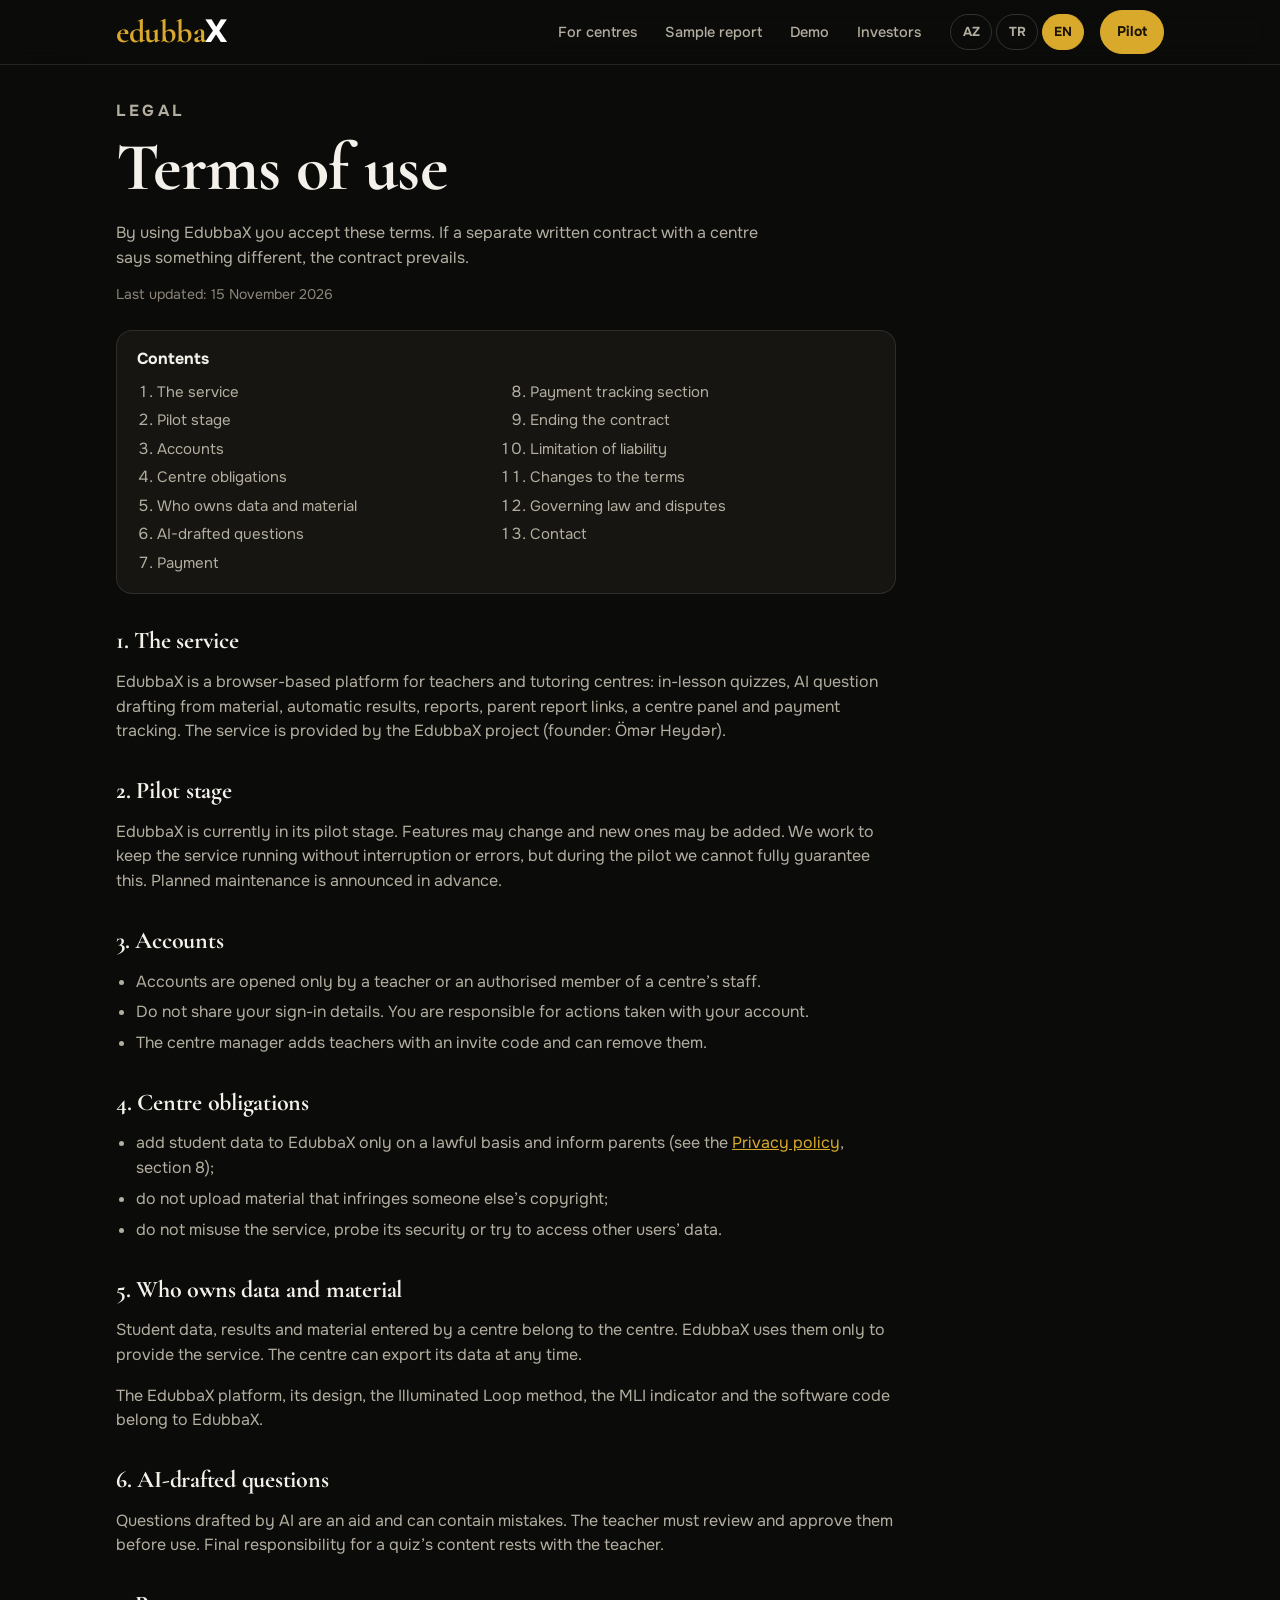
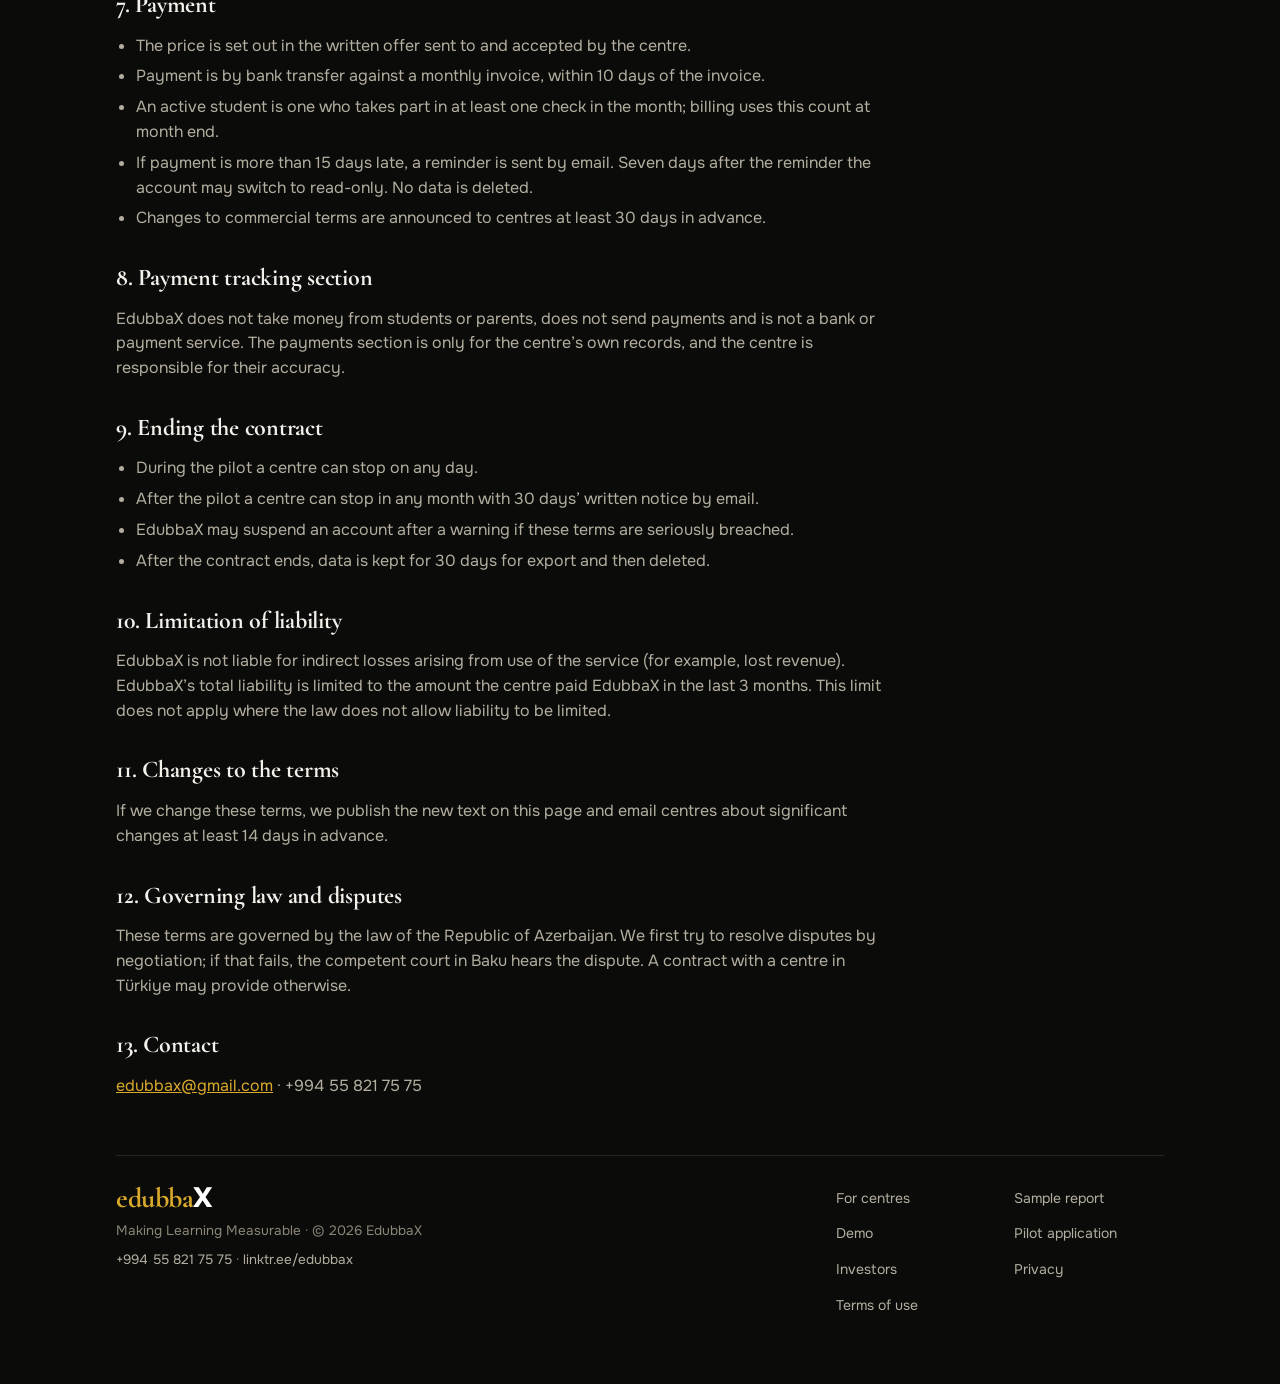
<file: terms.html>
<!DOCTYPE html><html lang="az"><head>
<meta charset="utf-8">
<meta name="viewport" content="width=device-width,initial-scale=1">
<!-- seo:start -->
<title>İstifadə şərtləri | EdubbaX</title>
<meta name="description" content="EdubbaX istifadə şərtləri: pilot mərhələsi, hesablar, məlumatların sahibliyi, ödəniş qaydası, müqavilənin dayandırılması və məsuliyyət.">
<meta name="robots" content="index,follow,max-image-preview:large">
<link rel="canonical" href="https://edubbax.vercel.app/terms">
<link rel="alternate" hreflang="az" href="https://edubbax.vercel.app/terms">
<link rel="alternate" hreflang="tr" href="https://edubbax.vercel.app/terms?lang=tr">
<link rel="alternate" hreflang="en" href="https://edubbax.vercel.app/terms?lang=en">
<link rel="alternate" hreflang="x-default" href="https://edubbax.vercel.app/terms">
<meta name="theme-color" content="#0D0C0A">
<meta name="author" content="EdubbaX">
<link rel="icon" href="/favicon.ico" sizes="32x32">
<link rel="icon" href="/assets/favicon.svg" type="image/svg+xml">
<link rel="apple-touch-icon" href="/assets/apple-touch-icon.png">
<link rel="manifest" href="/site.webmanifest">
<meta property="og:type" content="article">
<meta property="og:site_name" content="EdubbaX">
<meta property="og:title" content="İstifadə şərtləri | EdubbaX">
<meta property="og:description" content="EdubbaX istifadə şərtləri: pilot mərhələsi, hesablar, məlumatların sahibliyi, ödəniş qaydası, müqavilənin dayandırılması və məsuliyyət.">
<meta property="og:url" content="https://edubbax.vercel.app/terms">
<meta property="og:image" content="https://edubbax.vercel.app/assets/og-image.png">
<meta property="og:image:width" content="1200">
<meta property="og:image:height" content="630">
<meta property="og:image:alt" content="EdubbaX — Making Learning Measurable">
<meta property="og:locale" content="az_AZ">
<meta property="og:locale:alternate" content="tr_TR">
<meta property="og:locale:alternate" content="en_US">
<meta name="twitter:card" content="summary_large_image">
<meta name="twitter:title" content="İstifadə şərtləri | EdubbaX">
<meta name="twitter:description" content="EdubbaX istifadə şərtləri: pilot mərhələsi, hesablar, məlumatların sahibliyi, ödəniş qaydası, müqavilənin dayandırılması və məsuliyyət.">
<meta name="twitter:image" content="https://edubbax.vercel.app/assets/og-image.png">
<script type="application/ld+json">{"@context": "https://schema.org", "@graph": [{"@type": "Organization", "@id": "https://edubbax.vercel.app/#org", "name": "EdubbaX", "url": "https://edubbax.vercel.app/", "logo": "https://edubbax.vercel.app/assets/icon-512.png", "slogan": "Making Learning Measurable", "founder": {"@type": "Person", "name": "Ömər Heydər", "alternateName": "Omar Heydar", "jobTitle": "Founder & CEO", "sameAs": ["https://www.linkedin.com/in/omarheydar"]}, "sameAs": ["https://www.instagram.com/edubbax/", "https://www.instagram.com/edubbax.az/", "https://www.instagram.com/edubbax.tr/", "https://youtube.com/@edubbax", "https://linktr.ee/edubbax"], "contactPoint": {"@type": "ContactPoint", "contactType": "sales", "telephone": "+994558217575", "url": "https://edubbax.vercel.app/waitlist", "availableLanguage": ["az", "tr", "en", "ru"]}, "areaServed": ["AZ", "TR"]}, {"@type": "BreadcrumbList", "itemListElement": [{"@type": "ListItem", "position": 1, "name": "EdubbaX", "item": "https://edubbax.vercel.app/"}, {"@type": "ListItem", "position": 2, "name": "İstifadə şərtləri", "item": "https://edubbax.vercel.app/terms"}]}, {"@type": "WebPage", "@id": "https://edubbax.vercel.app/terms", "url": "https://edubbax.vercel.app/terms", "name": "İstifadə şərtləri | EdubbaX", "description": "EdubbaX istifadə şərtləri: pilot mərhələsi, hesablar, məlumatların sahibliyi, ödəniş qaydası, müqavilənin dayandırılması və məsuliyyət.", "inLanguage": "az", "isPartOf": {"@type": "WebSite", "@id": "https://edubbax.vercel.app/#site", "name": "EdubbaX", "url": "https://edubbax.vercel.app/"}, "dateModified": "2026-11-15"}]}</script>
<!-- seo:end -->
<link rel="preconnect" href="https://fonts.googleapis.com">
<link rel="preconnect" href="https://fonts.gstatic.com" crossorigin="">
<link rel="stylesheet" href="https://fonts.googleapis.com/css2?family=Cormorant+Garamond:wght@600;700&amp;family=Onest:wght@400;500;600;700;800&amp;display=swap" media="print" onload="this.media='all'">
<link rel="stylesheet" href="/assets/site.css">
</head>
<body data-page="terms">
<!-- hdr:start -->
<a class="skip" href="#main" data-t="skip">Əsas məzmuna keç</a>
<header class="hdr"><div class="hdr-in">
  <a class="logo" data-l="/" href="/" aria-label="EdubbaX">edubba<b>X</b></a>
  <nav class="nav" data-ta="navLabel" aria-label="Əsas menyu"><a class="nav-a" data-page-link="courses" data-l="/courses" href="/courses" data-t="nCourses">Kurslar üçün</a><a class="nav-a" data-page-link="sample" data-l="/sample-report" href="/sample-report" data-t="nSample">Nümunə hesabat</a><a class="nav-a" data-page-link="demo" data-l="/" href="/" data-t="nDemo">Demo</a><a class="nav-a" data-page-link="investors" data-l="/investors" href="/investors" data-t="nInv">İnvestorlar</a></nav>
  <div class="lang" role="group" aria-label="Language / Dil"><button type="button" data-l="az" lang="az" aria-pressed="true">AZ</button><button type="button" data-l="tr" lang="tr" aria-pressed="false">TR</button><button type="button" data-l="en" lang="en" aria-pressed="false">EN</button></div>
  <a class="btn gold hide-m" data-l="/waitlist" href="/waitlist" data-t="ctaShort">Pilot</a>
  <button class="burger" type="button" aria-expanded="false" aria-controls="mnav" data-ta="menu" aria-label="Menyu"><svg viewBox="0 0 24 24" fill="none" stroke="currentColor" stroke-width="2" stroke-linecap="round" aria-hidden="true"><path d="M4 7h16M4 12h16M4 17h16"></path></svg></button>
</div></header>
<div class="mnav" id="mnav"><a class="nav-a" data-page-link="courses" data-l="/courses" href="/courses" data-t="nCourses">Kurslar üçün</a><a class="nav-a" data-page-link="sample" data-l="/sample-report" href="/sample-report" data-t="nSample">Nümunə hesabat</a><a class="nav-a" data-page-link="demo" data-l="/" href="/" data-t="nDemo">Demo</a><a class="nav-a" data-page-link="investors" data-l="/investors" href="/investors" data-t="nInv">İnvestorlar</a><div class="lang" role="group" aria-label="Language / Dil"><button type="button" data-l="az" lang="az" aria-pressed="true">AZ</button><button type="button" data-l="tr" lang="tr" aria-pressed="false">TR</button><button type="button" data-l="en" lang="en" aria-pressed="false">EN</button></div><a class="btn gold" data-l="/waitlist" href="/waitlist" data-t="ctaPilot">Pilot üçün müraciət et</a></div>
<!-- hdr:end -->
<main id="main" class="wrap">
  <article class="legal">
    <p class="eyebrow" data-t="eb">Hüquqi məlumat</p>
    <h1 data-t="h">İstifadə şərtləri</h1>
    <p class="lead" data-t="p">EdubbaX-dan istifadə etməklə bu şərtləri qəbul edirsiniz. Kursla ayrıca yazılı müqavilə bağlanıbsa və onun şərtləri fərqlidirsə, müqavilə üstünlük təşkil edir.</p>
    <p class="upd" data-t="upd">Son yenilənmə: 15 noyabr 2026</p>
    <nav class="toc" aria-label="Contents"><b data-t="toc">Mündəricat</b><ol id="toc"><li><a href="#s1">Xidmət</a></li><li><a href="#s2">Pilot mərhələsi</a></li><li><a href="#s3">Hesablar</a></li><li><a href="#s4">Kursun öhdəlikləri</a></li><li><a href="#s5">Məlumatlar və material kimə məxsusdur</a></li><li><a href="#s6">AI ilə hazırlanan suallar</a></li><li><a href="#s7">Ödəniş qaydası</a></li><li><a href="#s8">Ödəniş uçotu bölməsi</a></li><li><a href="#s9">Müqavilənin dayandırılması</a></li><li><a href="#s10">Məsuliyyətin həddi</a></li><li><a href="#s11">Şərtlərin dəyişdirilməsi</a></li><li><a href="#s12">Tətbiq olunan hüquq və mübahisələr</a></li><li><a href="#s13">Əlaqə</a></li></ol></nav>
    <div id="body"><section id="s1" style="margin:0"><h2>1. Xidmət</h2><p>EdubbaX müəllimlər və tədris mərkəzləri üçün brauzerdə işləyən platformadır: dərs içi testlər, materialdan AI ilə sual hazırlanması, avtomatik nəticə, hesabatlar, valideyn hesabatı linki, mərkəz paneli və ödəniş uçotu. Xidməti EdubbaX layihəsi (təsisçi: Ömər Heydər) göstərir.</p></section><section id="s2" style="margin:0"><h2>2. Pilot mərhələsi</h2><p>EdubbaX hazırda pilot mərhələsindədir. Funksiyalar dəyişə, yenisi əlavə oluna bilər. Xidməti fasiləsiz və xətasız işlətməyə çalışırıq, lakin pilot dövründə bunu tam zəmanət edə bilmirik. Planlı texniki işlər barədə əvvəlcədən xəbər veririk.</p></section><section id="s3" style="margin:0"><h2>3. Hesablar</h2><ul><li>Hesabı yalnız müəllim və ya kursun səlahiyyətli əməkdaşı açır.</li><li>Giriş məlumatlarınızı başqası ilə paylaşmayın. Hesabınızla edilən hərəkətlərə görə siz məsuliyyət daşıyırsınız.</li><li>Mərkəz rəhbəri müəllimləri dəvət kodu ilə qoşur və onları mərkəzdən çıxara bilər.</li></ul></section><section id="s4" style="margin:0"><h2>4. Kursun öhdəlikləri</h2><ul><li>şagird məlumatlarını EdubbaX-a yalnız qanuni əsasla əlavə etmək və valideynləri məlumatlandırmaq (bax: <a data-l="/privacy" href="/privacy" style="color: var(--gold);">Məxfilik siyasəti</a>, 8-ci bənd);</li><li>sistemə başqasının müəllif hüququnu pozan material yükləməmək;</li><li>xidməti zərərli məqsədlə istifadə etməmək, sistemin təhlükəsizliyini sınamamaq və başqa istifadəçilərin məlumatına girməyə cəhd etməmək.</li></ul></section><section id="s5" style="margin:0"><h2>5. Məlumatlar və material kimə məxsusdur</h2><p>Kursun daxil etdiyi şagird məlumatları, nəticələr və yüklədiyi materiallar kursa məxsusdur. EdubbaX onlardan yalnız xidməti göstərmək üçün istifadə edir. Kurs istənilən vaxt məlumatlarını ixrac edə bilər.</p><p>EdubbaX platforması, dizaynı, "İşıqlı Döngü" metodu, MLI göstəricisi və proqram kodu EdubbaX-a məxsusdur.</p></section><section id="s6" style="margin:0"><h2>6. AI ilə hazırlanan suallar</h2><p>AI-nin hazırladığı suallar köməkçi vasitədir və səhv ola bilər. Sualları istifadədən əvvəl müəllim yoxlamalı və təsdiq etməlidir. Testin məzmununa görə son məsuliyyət müəllimin üzərindədir.</p></section><section id="s7" style="margin:0"><h2>7. Ödəniş qaydası</h2><ul><li>Qiymət kursa göndərilən və kursun təsdiqlədiyi yazılı təklifdə göstərilir.</li><li>Ödəniş aylıq qaimə əsasında bank köçürməsi ilə, qaimədən sonra 10 gün ərzində aparılır.</li><li>Aktiv şagird həmin ay ən azı bir yoxlamada iştirak edən şagirddir; hesab ay sonu bu sayla aparılır.</li><li>Ödəniş 15 gündən çox gecikərsə, e-poçtla xəbərdarlıq edilir. Xəbərdarlıqdan 7 gün sonra hesab yalnız oxuma rejiminə keçə bilər. Məlumatlar silinmir.</li><li>Şərtlər dəyişəcəksə, kurslara ən azı 30 gün əvvəl xəbər verilir.</li></ul></section><section id="s8" style="margin:0"><h2>8. Ödəniş uçotu bölməsi</h2><p>EdubbaX şagirdlərdən və valideynlərdən pul qəbul etmir, ödəniş göndərmir və bank və ya ödəniş xidməti deyil. Ödəniş bölməsi yalnız kursun öz qeydləri üçündür. Qeydlərin düzgünlüyünə görə kurs cavabdehdir.</p></section><section id="s9" style="margin:0"><h2>9. Müqavilənin dayandırılması</h2><ul><li>Pilot dövründə kurs istənilən gün dayandıra bilər.</li><li>Pilotdan sonra kurs 30 gün əvvəl yazılı (e-poçtla) xəbər verməklə istənilən ay dayandıra bilər.</li><li>EdubbaX bu şərtlər ciddi pozularsa, xəbərdarlıqdan sonra hesabı dayandıra bilər.</li><li>Dayandırmadan sonra məlumatlar 30 gün ixrac üçün saxlanılır, sonra silinir.</li></ul></section><section id="s10" style="margin:0"><h2>10. Məsuliyyətin həddi</h2><p>EdubbaX xidmətin istifadəsi nəticəsində yaranan dolayı zərərə (məsələn, gəlir itkisi) görə məsuliyyət daşımır. EdubbaX-ın ümumi məsuliyyəti kursun son 3 ayda EdubbaX-a ödədiyi məbləğlə məhdudlaşır. Bu məhdudiyyət qanunla istisna edilə bilməyən hallara şamil edilmir.</p></section><section id="s11" style="margin:0"><h2>11. Şərtlərin dəyişdirilməsi</h2><p>Şərtləri dəyişsək, yeni mətni bu səhifədə dərc edirik və əhəmiyyətli dəyişikliklər barədə kurslara ən azı 14 gün əvvəl e-poçtla xəbər veririk.</p></section><section id="s12" style="margin:0"><h2>12. Tətbiq olunan hüquq və mübahisələr</h2><p>Bu şərtlərə Azərbaycan Respublikasının qanunvericiliyi tətbiq edilir. Mübahisələri əvvəlcə danışıqla həll etməyə çalışırıq. Razılığa gəlinməzsə, mübahisə Bakı şəhərinin müvafiq məhkəməsində baxılır. Türkiyədəki kurslarla müqavilədə başqa qayda nəzərdə tutula bilər.</p></section><section id="s13" style="margin:0"><h2>13. Əlaqə</h2><p><a href="mailto:edubbax@gmail.com" style="color: var(--gold);">edubbax@gmail.com</a> · +994 55 821 75 75</p></section></div>
  </article>
</main>
<!-- ftr:start -->
<div class="wrap ftw"><footer class="foot">
  <div><a class="logo" data-l="/" href="/" aria-label="EdubbaX">edubba<b>X</b></a><p class="ftag">Making Learning Measurable · © 2026 EdubbaX</p><p class="ftag"><a href="tel:+994558217575">+994 55 821 75 75</a> · <a href="https://linktr.ee/edubbax" target="_blank" rel="noopener">linktr.ee/edubbax</a></p></div>
  <nav data-ta="footLabel" aria-label="Sayt xəritəsi"><a data-l="/courses" href="/courses" data-t="nCourses">Kurslar üçün</a><a data-l="/sample-report" href="/sample-report" data-t="nSample">Nümunə hesabat</a><a data-l="/" href="/" data-t="nDemo">Demo</a><a data-l="/waitlist" href="/waitlist" data-t="nWait">Pilot müraciəti</a><a data-l="/investors" href="/investors" data-t="nInv">İnvestorlar</a><a data-l="/privacy" href="/privacy" data-t="nPrivacy">Məxfilik</a><a data-l="/terms" href="/terms" data-t="nTerms">İstifadə şərtləri</a></nav>
</footer></div>
<!-- ftr:end -->
<script src="/assets/i18n.js"></script>
<script>
const T={
az:{title:'İstifadə şərtləri | EdubbaX',desc:'EdubbaX istifadə şərtləri: pilot mərhələsi, hesablar, məlumatların sahibliyi, ödəniş qaydası, müqavilənin dayandırılması və məsuliyyət.',
eb:'Hüquqi məlumat',h:'İstifadə şərtləri',p:'EdubbaX-dan istifadə etməklə bu şərtləri qəbul edirsiniz. Kursla ayrıca yazılı müqavilə bağlanıbsa və onun şərtləri fərqlidirsə, müqavilə üstünlük təşkil edir.',upd:'Son yenilənmə: 15 noyabr 2026',toc:'Mündəricat',
S:[
['Xidmət','<p>EdubbaX müəllimlər və tədris mərkəzləri üçün brauzerdə işləyən platformadır: dərs içi testlər, materialdan AI ilə sual hazırlanması, avtomatik nəticə, hesabatlar, valideyn hesabatı linki, mərkəz paneli və ödəniş uçotu. Xidməti EdubbaX layihəsi (təsisçi: Ömər Heydər) göstərir.</p>'],
['Pilot mərhələsi','<p>EdubbaX hazırda pilot mərhələsindədir. Funksiyalar dəyişə, yenisi əlavə oluna bilər. Xidməti fasiləsiz və xətasız işlətməyə çalışırıq, lakin pilot dövründə bunu tam zəmanət edə bilmirik. Planlı texniki işlər barədə əvvəlcədən xəbər veririk.</p>'],
['Hesablar','<ul><li>Hesabı yalnız müəllim və ya kursun səlahiyyətli əməkdaşı açır.</li><li>Giriş məlumatlarınızı başqası ilə paylaşmayın. Hesabınızla edilən hərəkətlərə görə siz məsuliyyət daşıyırsınız.</li><li>Mərkəz rəhbəri müəllimləri dəvət kodu ilə qoşur və onları mərkəzdən çıxara bilər.</li></ul>'],
['Kursun öhdəlikləri','<ul><li>şagird məlumatlarını EdubbaX-a yalnız qanuni əsasla əlavə etmək və valideynləri məlumatlandırmaq (bax: <a data-l="/privacy" href="/privacy">Məxfilik siyasəti</a>, 8-ci bənd);</li><li>sistemə başqasının müəllif hüququnu pozan material yükləməmək;</li><li>xidməti zərərli məqsədlə istifadə etməmək, sistemin təhlükəsizliyini sınamamaq və başqa istifadəçilərin məlumatına girməyə cəhd etməmək.</li></ul>'],
['Məlumatlar və material kimə məxsusdur','<p>Kursun daxil etdiyi şagird məlumatları, nəticələr və yüklədiyi materiallar kursa məxsusdur. EdubbaX onlardan yalnız xidməti göstərmək üçün istifadə edir. Kurs istənilən vaxt məlumatlarını ixrac edə bilər.</p><p>EdubbaX platforması, dizaynı, "İşıqlı Döngü" metodu, MLI göstəricisi və proqram kodu EdubbaX-a məxsusdur.</p>'],
['AI ilə hazırlanan suallar','<p>AI-nin hazırladığı suallar köməkçi vasitədir və səhv ola bilər. Sualları istifadədən əvvəl müəllim yoxlamalı və təsdiq etməlidir. Testin məzmununa görə son məsuliyyət müəllimin üzərindədir.</p>'],
['Ödəniş qaydası','<ul><li>Qiymət kursa göndərilən və kursun təsdiqlədiyi yazılı təklifdə göstərilir.</li><li>Ödəniş aylıq qaimə əsasında bank köçürməsi ilə, qaimədən sonra 10 gün ərzində aparılır.</li><li>Aktiv şagird həmin ay ən azı bir yoxlamada iştirak edən şagirddir; hesab ay sonu bu sayla aparılır.</li><li>Ödəniş 15 gündən çox gecikərsə, e-poçtla xəbərdarlıq edilir. Xəbərdarlıqdan 7 gün sonra hesab yalnız oxuma rejiminə keçə bilər. Məlumatlar silinmir.</li><li>Şərtlər dəyişəcəksə, kurslara ən azı 30 gün əvvəl xəbər verilir.</li></ul>'],
['Ödəniş uçotu bölməsi','<p>EdubbaX şagirdlərdən və valideynlərdən pul qəbul etmir, ödəniş göndərmir və bank və ya ödəniş xidməti deyil. Ödəniş bölməsi yalnız kursun öz qeydləri üçündür. Qeydlərin düzgünlüyünə görə kurs cavabdehdir.</p>'],
['Müqavilənin dayandırılması','<ul><li>Pilot dövründə kurs istənilən gün dayandıra bilər.</li><li>Pilotdan sonra kurs 30 gün əvvəl yazılı (e-poçtla) xəbər verməklə istənilən ay dayandıra bilər.</li><li>EdubbaX bu şərtlər ciddi pozularsa, xəbərdarlıqdan sonra hesabı dayandıra bilər.</li><li>Dayandırmadan sonra məlumatlar 30 gün ixrac üçün saxlanılır, sonra silinir.</li></ul>'],
['Məsuliyyətin həddi','<p>EdubbaX xidmətin istifadəsi nəticəsində yaranan dolayı zərərə (məsələn, gəlir itkisi) görə məsuliyyət daşımır. EdubbaX-ın ümumi məsuliyyəti kursun son 3 ayda EdubbaX-a ödədiyi məbləğlə məhdudlaşır. Bu məhdudiyyət qanunla istisna edilə bilməyən hallara şamil edilmir.</p>'],
['Şərtlərin dəyişdirilməsi','<p>Şərtləri dəyişsək, yeni mətni bu səhifədə dərc edirik və əhəmiyyətli dəyişikliklər barədə kurslara ən azı 14 gün əvvəl e-poçtla xəbər veririk.</p>'],
['Tətbiq olunan hüquq və mübahisələr','<p>Bu şərtlərə Azərbaycan Respublikasının qanunvericiliyi tətbiq edilir. Mübahisələri əvvəlcə danışıqla həll etməyə çalışırıq. Razılığa gəlinməzsə, mübahisə Bakı şəhərinin müvafiq məhkəməsində baxılır. Türkiyədəki kurslarla müqavilədə başqa qayda nəzərdə tutula bilər.</p>'],
['Əlaqə','<p><a href="mailto:edubbax@gmail.com">edubbax@gmail.com</a> · +994 55 821 75 75</p>']
]},
tr:{title:'Kullanım şartları | EdubbaX',desc:'EdubbaX kullanım şartları: pilot dönemi, hesaplar, verilerin sahipliği, ödeme kuralları, sözleşmenin sona ermesi ve sorumluluk.',
eb:'Yasal bilgi',h:'Kullanım şartları',p:'EdubbaX’i kullanarak bu şartları kabul etmiş olursunuz. Kursla ayrıca yazılı bir sözleşme yapılmışsa ve şartları farklıysa sözleşme geçerlidir.',upd:'Son güncelleme: 15 Kasım 2026',toc:'İçindekiler',
S:[
['Hizmet','<p>EdubbaX, öğretmenler ve kurs merkezleri için tarayıcıda çalışan bir platformdur: ders içi testler, materyalden yapay zekâ ile soru hazırlama, otomatik sonuç, raporlar, veli raporu bağlantısı, merkez paneli ve ödeme takibi. Hizmeti EdubbaX projesi (kurucu: Ömər Heydər) sunar.</p>'],
['Pilot dönemi','<p>EdubbaX şu anda pilot aşamasındadır. Özellikler değişebilir, yenileri eklenebilir. Hizmetin kesintisiz ve hatasız çalışması için çabalıyoruz ancak pilot döneminde bunu tam olarak garanti edemiyoruz. Planlı bakımlar önceden duyurulur.</p>'],
['Hesaplar','<ul><li>Hesabı yalnızca öğretmen veya kursun yetkili çalışanı açar.</li><li>Giriş bilgilerinizi başkasıyla paylaşmayın. Hesabınızla yapılan işlemlerden siz sorumlusunuz.</li><li>Merkez yöneticisi öğretmenleri davet koduyla ekler ve merkezden çıkarabilir.</li></ul>'],
['Kursun yükümlülükleri','<ul><li>öğrenci verilerini EdubbaX’e yalnızca hukuki bir dayanakla eklemek ve velileri bilgilendirmek (bkz. <a data-l="/privacy" href="/privacy">Gizlilik politikası</a>, madde 8);</li><li>başkasının telif hakkını ihlal eden materyal yüklememek;</li><li>hizmeti kötü amaçla kullanmamak, sistemin güvenliğini test etmemek ve diğer kullanıcıların verilerine erişmeye çalışmamak.</li></ul>'],
['Veriler ve materyal kime ait','<p>Kursun girdiği öğrenci verileri, sonuçlar ve yüklediği materyaller kursa aittir. EdubbaX bunları yalnızca hizmeti sunmak için kullanır. Kurs verilerini istediği zaman dışa aktarabilir.</p><p>EdubbaX platformu, tasarımı, "Aydınlık Döngü" yöntemi, MLI göstergesi ve yazılım kodu EdubbaX’e aittir.</p>'],
['Yapay zekâ ile hazırlanan sorular','<p>Yapay zekânın hazırladığı sorular yardımcı bir araçtır ve hatalı olabilir. Sorular kullanılmadan önce öğretmen tarafından kontrol edilip onaylanmalıdır. Testin içeriğinden nihai olarak öğretmen sorumludur.</p>'],
['Ödeme kuralları','<ul><li>Fiyat, kursa gönderilen ve kursun onayladığı yazılı teklifte belirtilir.</li><li>Ödeme aylık fatura üzerinden banka havalesiyle, faturadan sonraki 10 gün içinde yapılır.</li><li>Aktif öğrenci, o ay en az bir kontrole katılan öğrencidir; hesap ay sonunda bu sayıya göre yapılır.</li><li>Ödeme 15 günden fazla gecikirse e-postayla uyarı gönderilir. Uyarıdan 7 gün sonra hesap yalnızca okuma moduna geçebilir. Veriler silinmez.</li><li>Şart değişiklikleri kurslara en az 30 gün önceden bildirilir.</li></ul>'],
['Ödeme takibi bölümü','<p>EdubbaX öğrencilerden ve velilerden para almaz, ödeme göndermez ve bir banka veya ödeme hizmeti değildir. Ödeme bölümü yalnızca kursun kendi kayıtları içindir. Kayıtların doğruluğundan kurs sorumludur.</p>'],
['Sözleşmenin sona ermesi','<ul><li>Pilot süresince kurs istediği gün durdurabilir.</li><li>Pilottan sonra kurs 30 gün önceden yazılı (e-posta) bildirimle istediği ay durdurabilir.</li><li>EdubbaX, bu şartların ciddi şekilde ihlali hâlinde uyarıdan sonra hesabı durdurabilir.</li><li>Sona ermeden sonra veriler 30 gün dışa aktarım için saklanır, ardından silinir.</li></ul>'],
['Sorumluluğun sınırı','<p>EdubbaX, hizmetin kullanımından doğan dolaylı zararlardan (örneğin gelir kaybı) sorumlu değildir. EdubbaX’in toplam sorumluluğu, kursun son 3 ayda EdubbaX’e ödediği tutarla sınırlıdır. Bu sınır, kanunen hariç tutulamayan durumlara uygulanmaz.</p>'],
['Şartların değiştirilmesi','<p>Şartları değiştirirsek yeni metni bu sayfada yayınlarız ve önemli değişiklikleri kurslara en az 14 gün önce e-postayla bildiririz.</p>'],
['Uygulanacak hukuk ve uyuşmazlıklar','<p>Bu şartlara Azerbaycan Cumhuriyeti mevzuatı uygulanır. Uyuşmazlıkları önce görüşmeyle çözmeye çalışırız; anlaşma sağlanamazsa Bakü’deki yetkili mahkeme görevlidir. Türkiye’deki kurslarla yapılan sözleşmede farklı bir hüküm öngörülebilir.</p>'],
['İletişim','<p><a href="mailto:edubbax@gmail.com">edubbax@gmail.com</a> · +994 55 821 75 75</p>']
]},
en:{title:'Terms of use | EdubbaX',desc:'EdubbaX terms of use: pilot stage, accounts, data ownership, payment rules, ending the contract and liability.',
eb:'Legal',h:'Terms of use',p:'By using EdubbaX you accept these terms. If a separate written contract with a centre says something different, the contract prevails.',upd:'Last updated: 15 November 2026',toc:'Contents',
S:[
['The service','<p>EdubbaX is a browser-based platform for teachers and tutoring centres: in-lesson quizzes, AI question drafting from material, automatic results, reports, parent report links, a centre panel and payment tracking. The service is provided by the EdubbaX project (founder: Ömər Heydər).</p>'],
['Pilot stage','<p>EdubbaX is currently in its pilot stage. Features may change and new ones may be added. We work to keep the service running without interruption or errors, but during the pilot we cannot fully guarantee this. Planned maintenance is announced in advance.</p>'],
['Accounts','<ul><li>Accounts are opened only by a teacher or an authorised member of a centre’s staff.</li><li>Do not share your sign-in details. You are responsible for actions taken with your account.</li><li>The centre manager adds teachers with an invite code and can remove them.</li></ul>'],
['Centre obligations','<ul><li>add student data to EdubbaX only on a lawful basis and inform parents (see the <a data-l="/privacy" href="/privacy">Privacy policy</a>, section 8);</li><li>do not upload material that infringes someone else’s copyright;</li><li>do not misuse the service, probe its security or try to access other users’ data.</li></ul>'],
['Who owns data and material','<p>Student data, results and material entered by a centre belong to the centre. EdubbaX uses them only to provide the service. The centre can export its data at any time.</p><p>The EdubbaX platform, its design, the Illuminated Loop method, the MLI indicator and the software code belong to EdubbaX.</p>'],
['AI-drafted questions','<p>Questions drafted by AI are an aid and can contain mistakes. The teacher must review and approve them before use. Final responsibility for a quiz’s content rests with the teacher.</p>'],
['Payment','<ul><li>The price is set out in the written offer sent to and accepted by the centre.</li><li>Payment is by bank transfer against a monthly invoice, within 10 days of the invoice.</li><li>An active student is one who takes part in at least one check in the month; billing uses this count at month end.</li><li>If payment is more than 15 days late, a reminder is sent by email. Seven days after the reminder the account may switch to read-only. No data is deleted.</li><li>Changes to commercial terms are announced to centres at least 30 days in advance.</li></ul>'],
['Payment tracking section','<p>EdubbaX does not take money from students or parents, does not send payments and is not a bank or payment service. The payments section is only for the centre’s own records, and the centre is responsible for their accuracy.</p>'],
['Ending the contract','<ul><li>During the pilot a centre can stop on any day.</li><li>After the pilot a centre can stop in any month with 30 days’ written notice by email.</li><li>EdubbaX may suspend an account after a warning if these terms are seriously breached.</li><li>After the contract ends, data is kept for 30 days for export and then deleted.</li></ul>'],
['Limitation of liability','<p>EdubbaX is not liable for indirect losses arising from use of the service (for example, lost revenue). EdubbaX’s total liability is limited to the amount the centre paid EdubbaX in the last 3 months. This limit does not apply where the law does not allow liability to be limited.</p>'],
['Changes to the terms','<p>If we change these terms, we publish the new text on this page and email centres about significant changes at least 14 days in advance.</p>'],
['Governing law and disputes','<p>These terms are governed by the law of the Republic of Azerbaijan. We first try to resolve disputes by negotiation; if that fails, the competent court in Baku hears the dispute. A contract with a centre in Türkiye may provide otherwise.</p>'],
['Contact','<p><a href="mailto:edubbax@gmail.com">edubbax@gmail.com</a> · +994 55 821 75 75</p>']
]}
};
edxI18n(T,(l,s)=>{
 document.getElementById('toc').innerHTML=s.S.map((x,i)=>`<li><a href="#s${i+1}">${x[0]}</a></li>`).join('');
 document.getElementById('body').innerHTML=s.S.map((x,i)=>`<section id="s${i+1}" style="margin:0"><h2>${i+1}. ${x[0]}</h2>${x[1]}</section>`).join('');
 document.querySelectorAll('#body a').forEach(a=>a.style.color='var(--gold)');
});
</script>







</body></html>
</file>
<file: assets/site.css>
/* EdubbaX shared styles for content pages (courses, sample report, privacy, terms) */
:root{--fd:"Cormorant Garamond",Georgia,"DejaVu Serif",serif;--fb:Onest,system-ui,-apple-system,"Segoe UI",Roboto,sans-serif;--bg:#0b0b0a;--card:#161512;--card2:#1e1c17;--line:rgba(255,255,255,.10);--line2:rgba(255,255,255,.16);--tx:#f4f1ea;--mut:#b3ae9f;--dim:#8b8678;--gold:#D9A92B;--gold2:#F0C24B;--ok:#3FB27F;--bad:#E0564F;--warn:#E3A43B}
*{box-sizing:border-box}
html{background:var(--bg);scroll-behavior:smooth}
html,body{margin:0}
body{font-family:var(--fb);font-size:16px;background:radial-gradient(1200px 600px at 20% -10%,#231e10,var(--bg) 60%) no-repeat,var(--bg);color:var(--tx);line-height:1.55;min-height:100vh;-webkit-text-size-adjust:100%}
a{color:inherit}
img{max-width:100%}
.wrap{max-width:1080px;margin:0 auto;padding:20px 16px 64px}
/* header */
.skip{position:absolute;left:-9999px;top:8px;z-index:100;background:var(--gold);color:#1a1400;padding:10px 16px;border-radius:10px;font-weight:700;text-decoration:none}
.skip:focus{left:12px}
.hdr{position:sticky;top:0;z-index:50;background:rgba(11,11,10,.82);-webkit-backdrop-filter:saturate(1.4) blur(12px);backdrop-filter:saturate(1.4) blur(12px);border-bottom:1px solid var(--line)}
.hdr-in{max-width:1080px;margin:0 auto;padding:10px 16px;display:flex;align-items:center;gap:10px}
.logo{font-family:var(--fd);font-size:32px;font-weight:700;color:var(--gold);letter-spacing:-.5px;text-decoration:none;line-height:1;margin-right:auto;padding:4px 0}
.logo b{font-family:var(--fb);color:#fff;font-weight:800}
.nav{display:flex;align-items:center;gap:2px}
.nav-a{color:var(--mut);font-size:14.5px;font-weight:500;text-decoration:none;border-radius:999px;padding:9px 13px;white-space:nowrap}
.nav-a:hover{color:var(--tx);background:var(--card)}
.nav-a[aria-current=page]{color:var(--tx);background:var(--card2)}
.lang{display:flex;gap:4px;margin-left:6px}
.lang button{background:transparent;border:1px solid var(--line2);color:var(--mut);border-radius:20px;min-width:42px;min-height:36px;padding:0 10px;font-weight:700;font-size:13px;cursor:pointer;font-family:var(--fb)}
.lang button:hover{color:var(--tx);border-color:var(--gold)}
.lang button[aria-pressed=true]{background:var(--gold);color:#1a1400;border-color:var(--gold)}
.hdr .btn{padding:10px 16px;font-size:14px;margin-left:6px}
.burger{display:none;background:var(--card);border:1px solid var(--line2);color:var(--tx);width:44px;height:44px;border-radius:12px;cursor:pointer;place-items:center}
.burger svg{width:22px;height:22px}
.mnav{display:none}
@media(max-width:940px){
 .hdr .nav,.hdr .lang,.hdr .btn.hide-m{display:none}
 .burger{display:grid}
 .mnav{display:block;position:fixed;inset:65px 0 0 0;background:var(--bg);z-index:49;padding:18px 16px 32px;overflow:auto;transform:translateY(-8px);opacity:0;visibility:hidden;transition:opacity .18s,transform .18s,visibility .18s}
 .mnav.open{opacity:1;transform:none;visibility:visible}
 .mnav a.nav-a{display:block;font-size:20px;padding:14px 4px;border-radius:0;border-bottom:1px solid var(--line);color:var(--tx);background:none}
 .mnav .lang{margin:22px 0 0}
 .mnav .lang button{min-height:44px;min-width:56px;font-size:14px}
 .mnav .btn{width:100%;margin-top:22px}
}
body.menu-open{overflow:hidden}
:focus-visible{outline:2px solid var(--gold2);outline-offset:3px;border-radius:6px}
.mcta{display:none}
@media(max-width:640px){.mcta{display:flex;position:fixed;left:12px;right:12px;bottom:12px;z-index:40;box-shadow:0 12px 30px rgba(0,0,0,.55);transition:transform .25s,opacity .25s}.mcta.hide{transform:translateY(140%);opacity:0}}
.has-mcta .ftw{padding-bottom:84px}
@media(prefers-reduced-motion:reduce){*{transition:none!important;animation:none!important;scroll-behavior:auto!important}}
.wrap{padding-top:34px}
main.wrap{padding-bottom:16px}
.eyebrow{color:var(--gold);font-weight:700;font-size:12.5px;letter-spacing:.2em;text-transform:uppercase;margin:0 0 10px}
h1,h2,h3{font-family:var(--fd);font-weight:700;letter-spacing:-.01em;margin:0;text-wrap:balance}
h1{font-size:clamp(42px,7vw,68px);line-height:1.02}
h2{font-size:clamp(32px,4.8vw,46px);line-height:1.06;margin-bottom:12px}
h3{font-size:24px;line-height:1.15;margin-bottom:6px}
.lead{color:var(--mut);font-size:clamp(16px,2.1vw,19px);max-width:60ch;margin:18px 0 0}
.sub{color:var(--mut);max-width:62ch;margin:0 0 26px}
section{margin-bottom:72px;scroll-margin-top:20px}
.btn{display:inline-flex;align-items:center;justify-content:center;gap:9px;border-radius:999px;padding:13px 22px;font-weight:700;font-size:15px;text-decoration:none;border:1px solid var(--line2);background:var(--card);color:var(--tx);cursor:pointer;font-family:inherit}
.btn svg{width:18px;height:18px;flex:none}
.btn.gold{background:var(--gold);color:#1a1400;border-color:var(--gold)}
.btn:hover{filter:brightness(1.08)}
.cta{display:flex;gap:10px;flex-wrap:wrap;margin-top:26px}
.card{background:var(--card);border:1px solid var(--line);border-radius:18px;padding:22px}
.g2{display:grid;grid-template-columns:repeat(2,1fr);gap:14px}
.g3{display:grid;grid-template-columns:repeat(3,1fr);gap:14px}
.g4{display:grid;grid-template-columns:repeat(4,1fr);gap:14px}
.card p,.card li{color:var(--mut);font-size:15px;margin:0}
.card ul{margin:10px 0 0;padding-left:18px;display:grid;gap:6px}
.num{font-family:var(--fd);color:var(--gold);font-size:15px;font-weight:700;letter-spacing:.08em;margin-bottom:10px;display:block}
.ic{width:42px;height:42px;border-radius:12px;background:var(--card2);display:grid;place-items:center;flex:none;color:var(--gold);margin-bottom:14px}
.ic svg{width:21px;height:21px}
.tag{display:inline-block;font-size:11.5px;font-weight:700;letter-spacing:.1em;text-transform:uppercase;border-radius:99px;padding:3px 10px;margin-bottom:10px}
.tag.live{background:rgba(63,178,127,.14);color:var(--ok)}
.tag.soon{background:rgba(227,164,59,.14);color:var(--warn)}
.note{color:var(--dim);font-size:13.5px;margin-top:14px}
.ftw{padding-top:0}
.foot{margin-top:24px;padding-top:28px;border-top:1px solid var(--line);color:var(--dim);font-size:14px;display:flex;justify-content:space-between;gap:28px;flex-wrap:wrap}
.foot .logo{font-size:28px}
.ftag{margin:8px 0 0;color:var(--dim);font-size:13.5px}
.ftag a{color:var(--mut);text-decoration:none}.ftag a:hover{color:var(--gold)}
.foot nav{display:grid;grid-template-columns:repeat(2,minmax(150px,auto));gap:6px 28px;align-content:start}
.foot nav a{color:var(--mut);text-decoration:none;padding:4px 0}
.foot nav a:hover{color:var(--gold)}
.proof{display:inline-flex;align-items:center;gap:10px;margin:18px 0 0;padding:9px 14px;border:1px solid rgba(63,178,127,.35);background:rgba(63,178,127,.08);color:#bfe8d4;border-radius:999px;font-size:14px}
.proof[hidden]{display:none}
.proof::before{content:"";width:8px;height:8px;border-radius:50%;background:var(--ok);flex:none}
.nf{min-height:46vh;display:flex;flex-direction:column;justify-content:center}
/* hero */
.hero{display:grid;grid-template-columns:1.1fr 1fr;gap:36px;align-items:center;margin-bottom:76px}
.mock{background:var(--card);border:1px solid var(--line2);border-radius:22px;padding:18px;box-shadow:0 20px 50px rgba(0,0,0,.45)}
.mock .mh{display:flex;justify-content:space-between;align-items:center;color:var(--mut);font-size:13px;margin-bottom:12px}
.mock .mh b{color:var(--tx);font-size:15px}
.mrow{display:grid;grid-template-columns:1fr 110px 44px;gap:10px;align-items:center;padding:9px 0;border-top:1px solid var(--line);font-size:14px}
.mrow .bar{height:8px;border-radius:99px;background:var(--line);overflow:hidden}
.mrow .bar i{display:block;height:100%;border-radius:99px}
.mrow b{text-align:right;font-variant-numeric:tabular-nums}
.alert{margin-top:12px;background:rgba(224,86,79,.10);border:1px solid rgba(224,86,79,.35);border-radius:12px;padding:10px 12px;font-size:13.5px;color:#f2c3bf}
/* loop steps */
.steps{display:grid;grid-template-columns:repeat(5,1fr);gap:10px;counter-reset:s}
.step{background:var(--card);border:1px solid var(--line);border-radius:16px;padding:16px;position:relative}
.step b{display:block;font-size:16px;margin-bottom:4px}
.step span{color:var(--mut);font-size:14px}
.step::before{counter-increment:s;content:counter(s);display:grid;place-items:center;width:28px;height:28px;border-radius:50%;background:var(--gold);color:#1a1400;font-weight:800;font-size:14px;margin-bottom:10px}
/* pilot timeline */
.tl{display:grid;gap:0;border-left:2px solid rgba(212,175,55,.4);margin-left:8px}
.tl div{position:relative;padding:0 0 22px 24px}
.tl div::before{content:"";position:absolute;left:-8px;top:4px;width:14px;height:14px;border-radius:50%;background:var(--gold)}
.tl small{color:var(--gold);font-weight:700;letter-spacing:.1em;text-transform:uppercase;font-size:12px}
.tl b{display:block;font-size:17px;margin:2px 0}
.tl span{color:var(--mut);font-size:15px}
/* pricing */
.plans{display:grid;grid-template-columns:repeat(4,1fr);gap:14px;align-items:stretch}
.plan{background:var(--card);border:1px solid var(--line);border-radius:20px;padding:22px;display:flex;flex-direction:column}
.plan.hl{border-color:var(--gold);box-shadow:0 0 0 1px var(--gold) inset}
.plan .pn{font-family:var(--fd);font-weight:700;font-size:28px;color:var(--tx);margin:0}
.plan .pd{color:var(--mut);font-size:14.5px;margin:8px 0 0;min-height:44px}
.plan .pp{font-family:var(--fd);font-size:34px;font-weight:700;line-height:1.1;margin:10px 0 2px}
.plan .pu{color:var(--mut);font-size:13.5px;min-height:38px}
.plan ul{list-style:none;padding:0;margin:16px 0 18px;display:grid;gap:8px;flex:1;align-content:start}
.plan li{color:var(--mut);font-size:14.5px;padding-left:22px;position:relative}
.plan li::before{content:"";position:absolute;left:2px;top:7px;width:10px;height:6px;border-left:2px solid var(--ok);border-bottom:2px solid var(--ok);transform:rotate(-45deg)}
.plan .btn{width:100%}
.badge{display:inline-block;background:var(--gold);color:#1a1400;font-size:11px;font-weight:800;letter-spacing:.1em;text-transform:uppercase;border-radius:99px;padding:3px 10px;margin-bottom:10px;align-self:flex-start}
/* calc */
.calc{display:grid;grid-template-columns:1fr auto;gap:18px;align-items:center;margin-top:16px}
.calc label{color:var(--mut);font-size:15px;display:block;margin-bottom:8px}
.calc input[type=range]{width:100%;accent-color:var(--gold)}
.calc .out{font-family:var(--fd);font-size:30px;color:var(--gold);font-weight:700;text-align:right;white-space:nowrap}
.calc .out small{display:block;font-family:var(--fb);font-size:13px;color:var(--mut);font-weight:400}
/* faq */
details{background:var(--card);border:1px solid var(--line);border-radius:14px;padding:0 18px;margin-bottom:10px}
summary{cursor:pointer;padding:16px 0;font-weight:600;font-size:16px;list-style:none;display:flex;justify-content:space-between;gap:12px}
summary::-webkit-details-marker{display:none}
summary::after{content:"+";color:var(--gold);font-size:22px;line-height:1}
details[open] summary::after{content:"–"}
details p{color:var(--mut);margin:0 0 16px;font-size:15px}
/* final cta */
.final{background:linear-gradient(135deg,#2a2210,#161512);border:1px solid rgba(212,175,55,.35);border-radius:24px;padding:34px;display:grid;grid-template-columns:1.4fr 1fr;gap:24px;align-items:center}
.final p{color:var(--mut);margin:10px 0 0}
.contacts{display:grid;gap:10px}
.contacts a{display:flex;gap:12px;align-items:center;background:rgba(0,0,0,.25);border:1px solid var(--line);border-radius:14px;padding:12px 14px;text-decoration:none;font-weight:600;min-width:0}
.contacts a span{overflow:hidden;text-overflow:ellipsis;white-space:nowrap}
.contacts svg{width:19px;height:19px;color:var(--gold);flex:none}
/* legal */
.legal{max-width:780px}
.legal h2{font-size:24px;margin:34px 0 10px}
.legal p,.legal li{color:var(--mut);font-size:16px}
.legal ul{padding-left:20px;display:grid;gap:6px}
.legal .upd{color:var(--dim);font-size:14px;margin-top:14px}
.legal table{width:100%;border-collapse:collapse;margin:8px 0;font-size:15px}
.legal th,.legal td{border:1px solid var(--line);padding:9px 10px;text-align:left;vertical-align:top;color:var(--mut)}
.legal th{color:var(--tx);background:var(--card)}
.tablewrap{overflow-x:auto}
.crumbs{color:var(--dim);font-size:13.5px;margin:0 0 14px}.crumbs a{color:var(--mut);text-decoration:none}.crumbs a:hover{color:var(--gold)}
.toc{background:var(--card);border:1px solid var(--line);border-radius:16px;padding:16px 20px;margin-top:24px}
.toc ol{margin:6px 0 0;padding-left:20px;columns:2;column-gap:28px}
.toc a{color:var(--mut);text-decoration:none;font-size:15px;line-height:1.9}
.toc a:hover{color:var(--gold)}
@media(max-width:900px){.hero{grid-template-columns:1fr}.steps{grid-template-columns:1fr 1fr}.plans{grid-template-columns:1fr 1fr}.g4{grid-template-columns:1fr 1fr}.final{grid-template-columns:1fr}}
@media(max-width:640px){.cta .btn{flex:1 1 100%}.g2,.g3,.g4,.plans{grid-template-columns:1fr}.steps{grid-template-columns:1fr}.toc ol{columns:1}.final{padding:22px}.calc{grid-template-columns:1fr}.calc .out{text-align:left}}
@media print{body{background:#fff;color:#111}.hdr,.mnav,.mcta,.foot,.noprint{display:none!important}}
</file>
